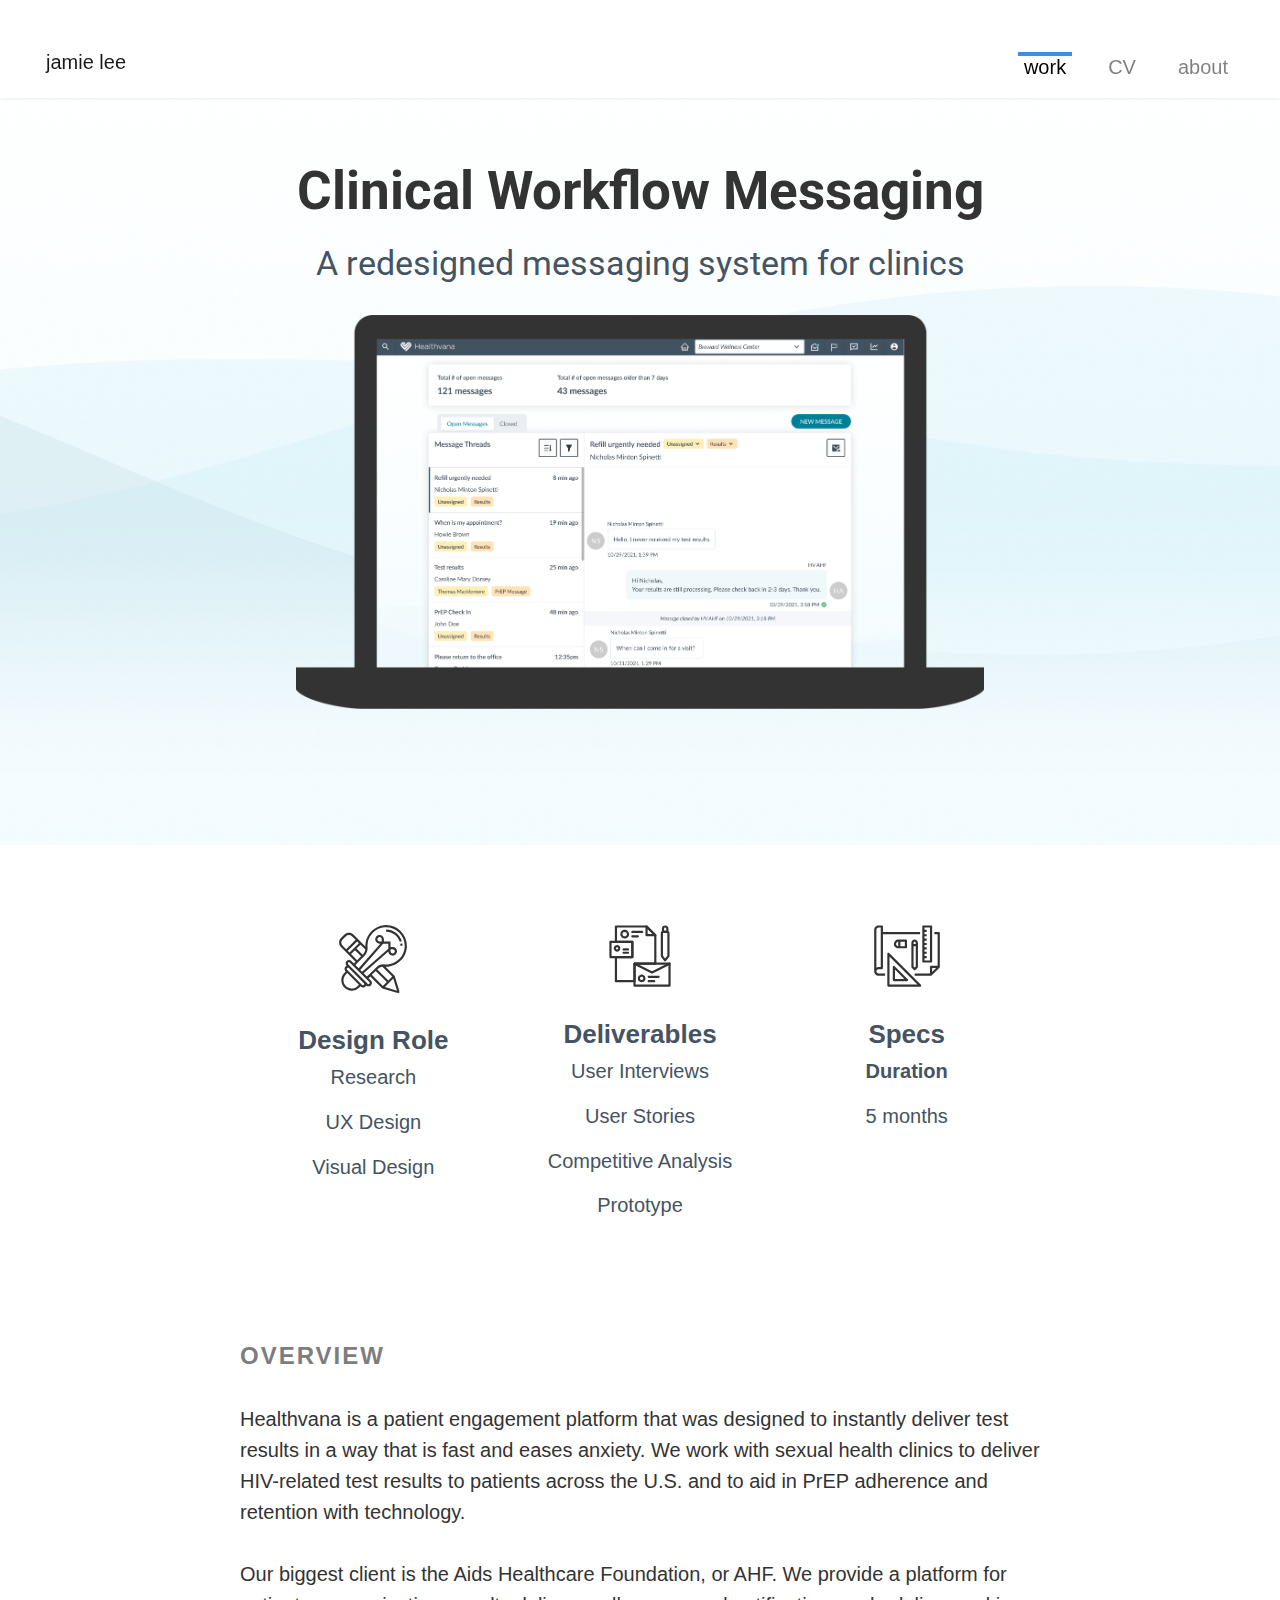
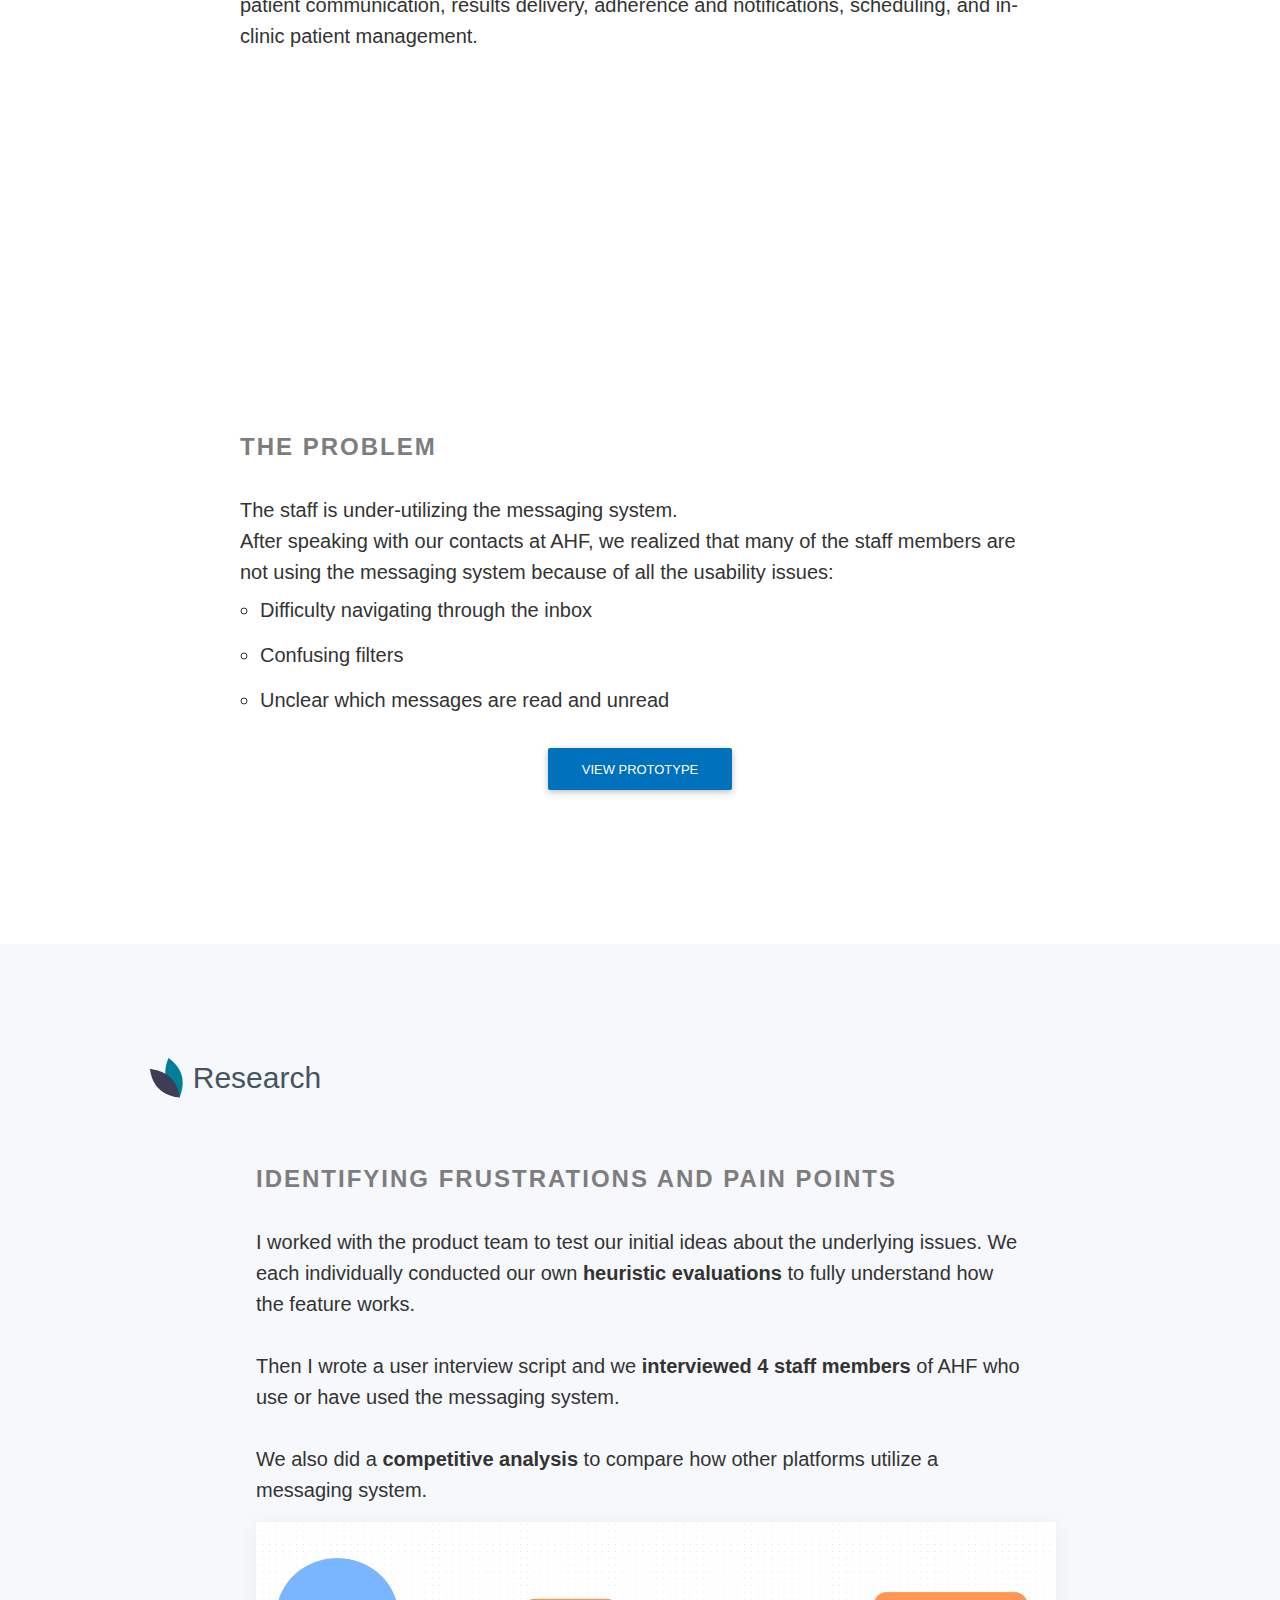
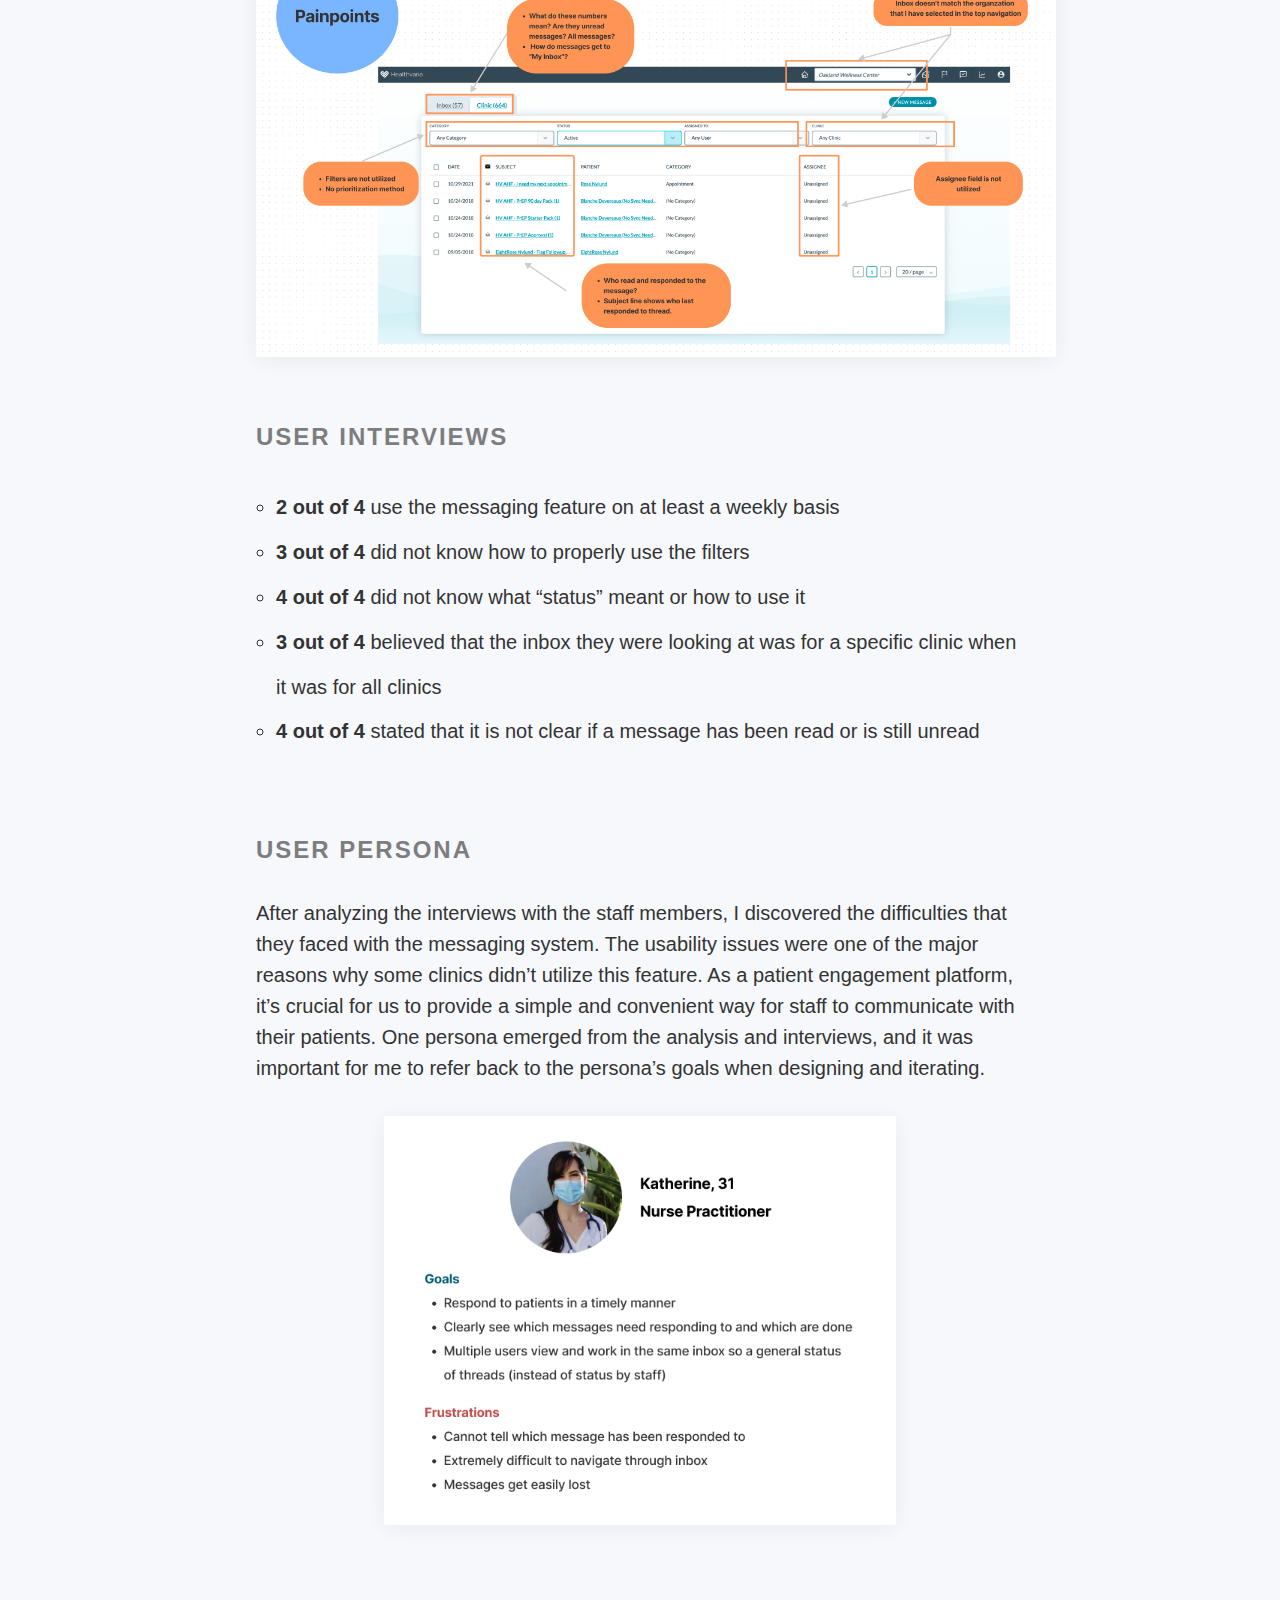
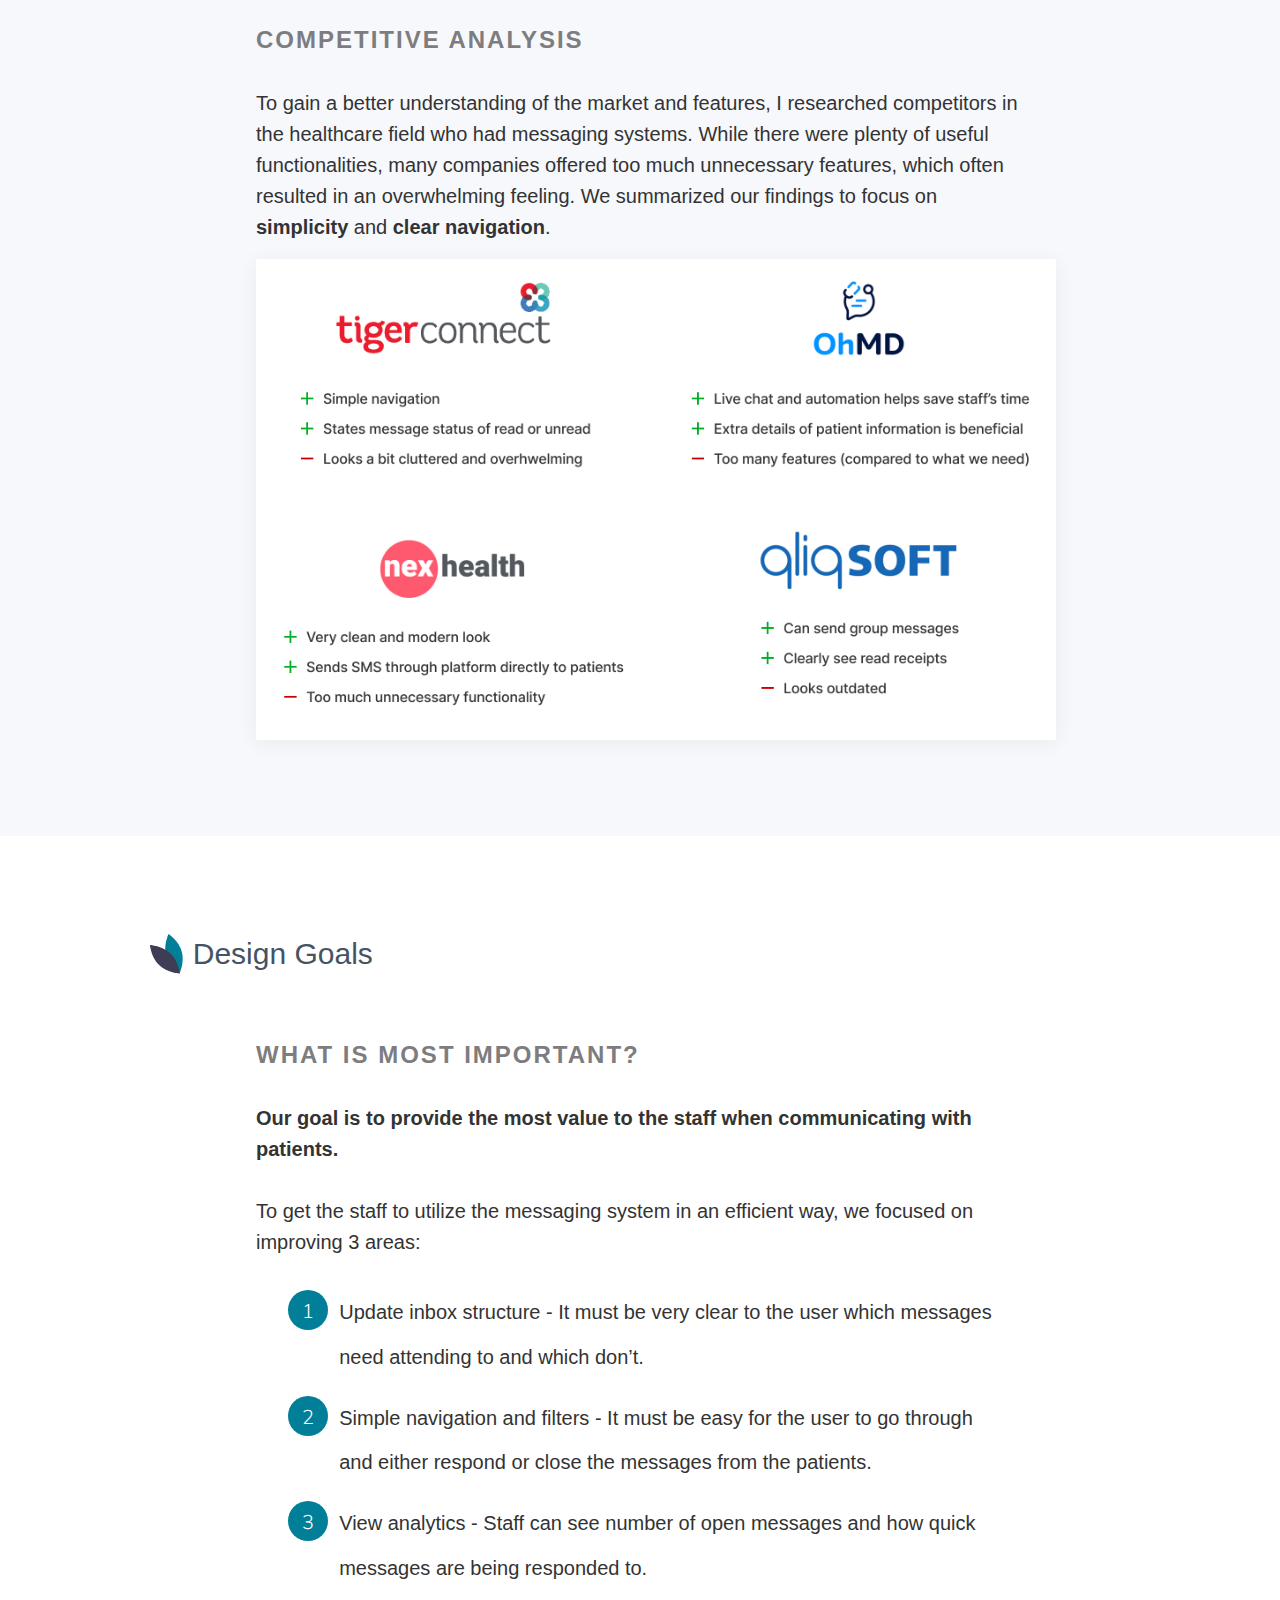
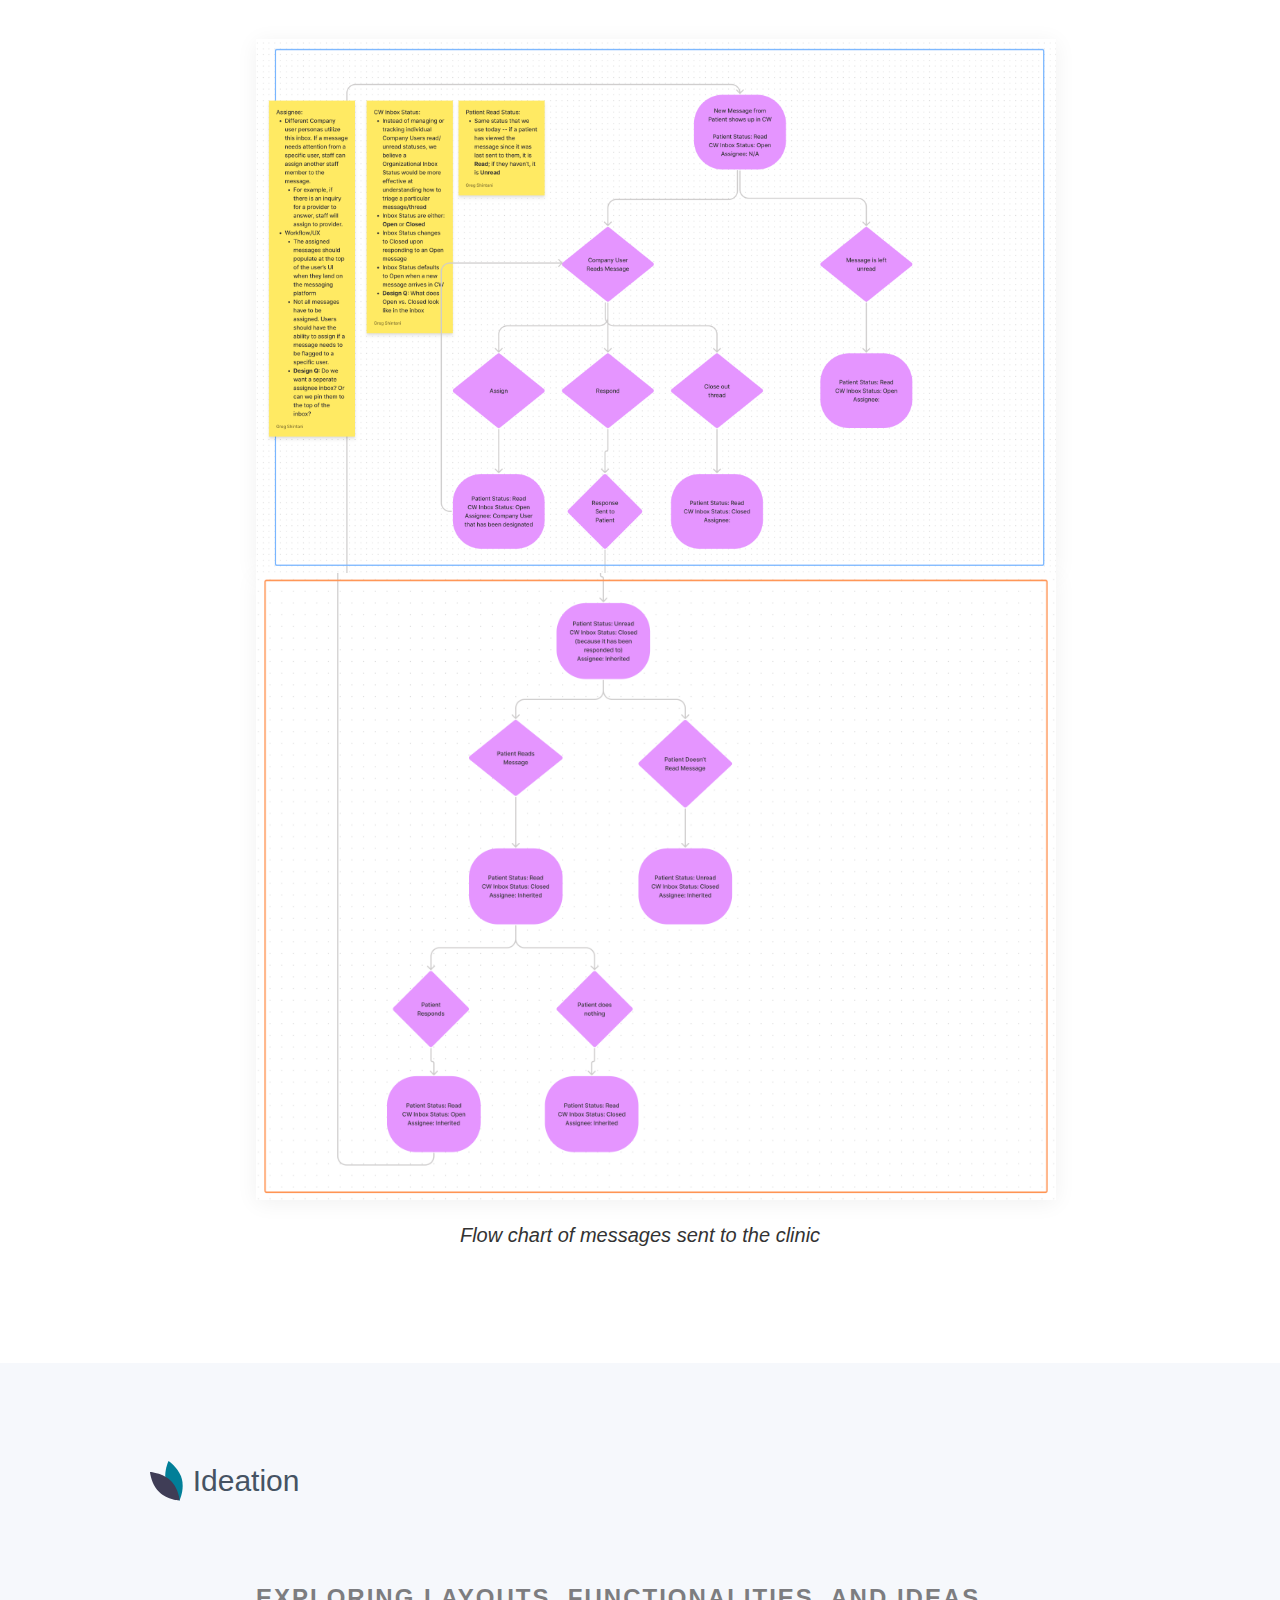
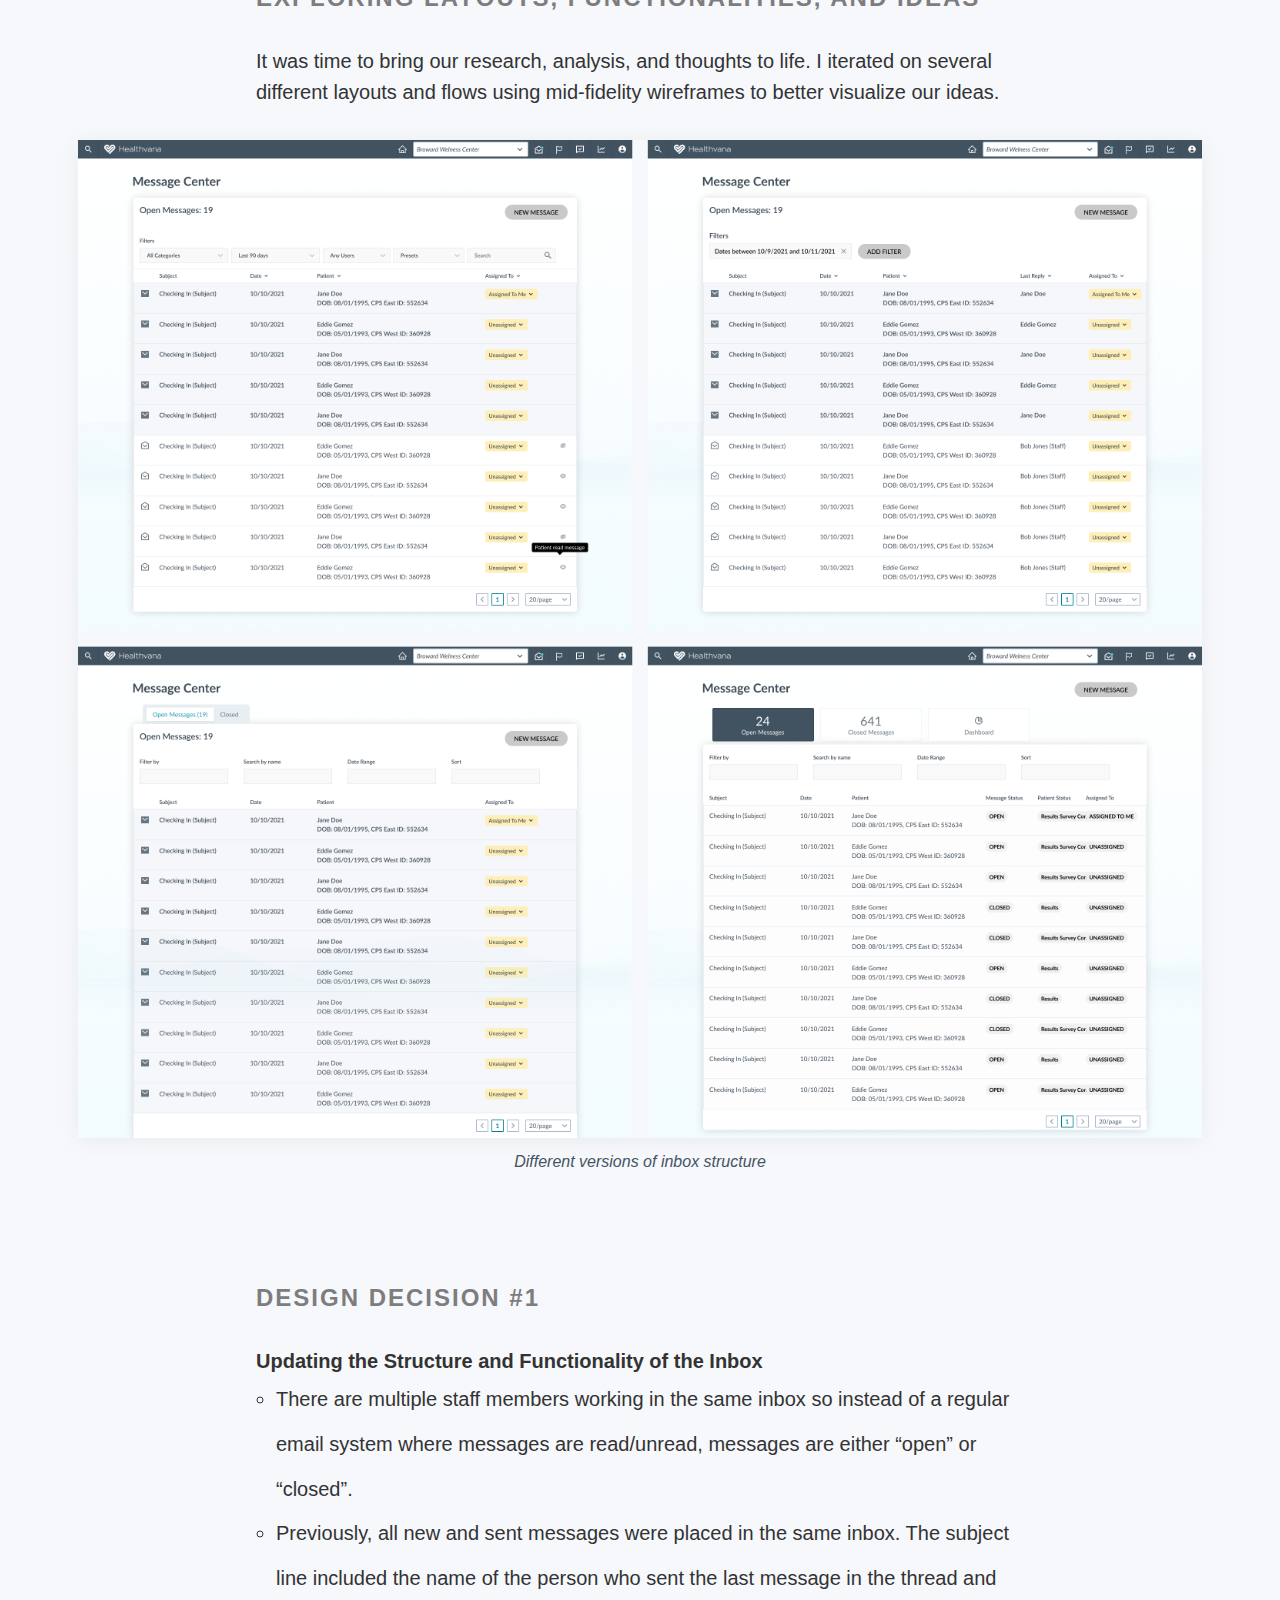
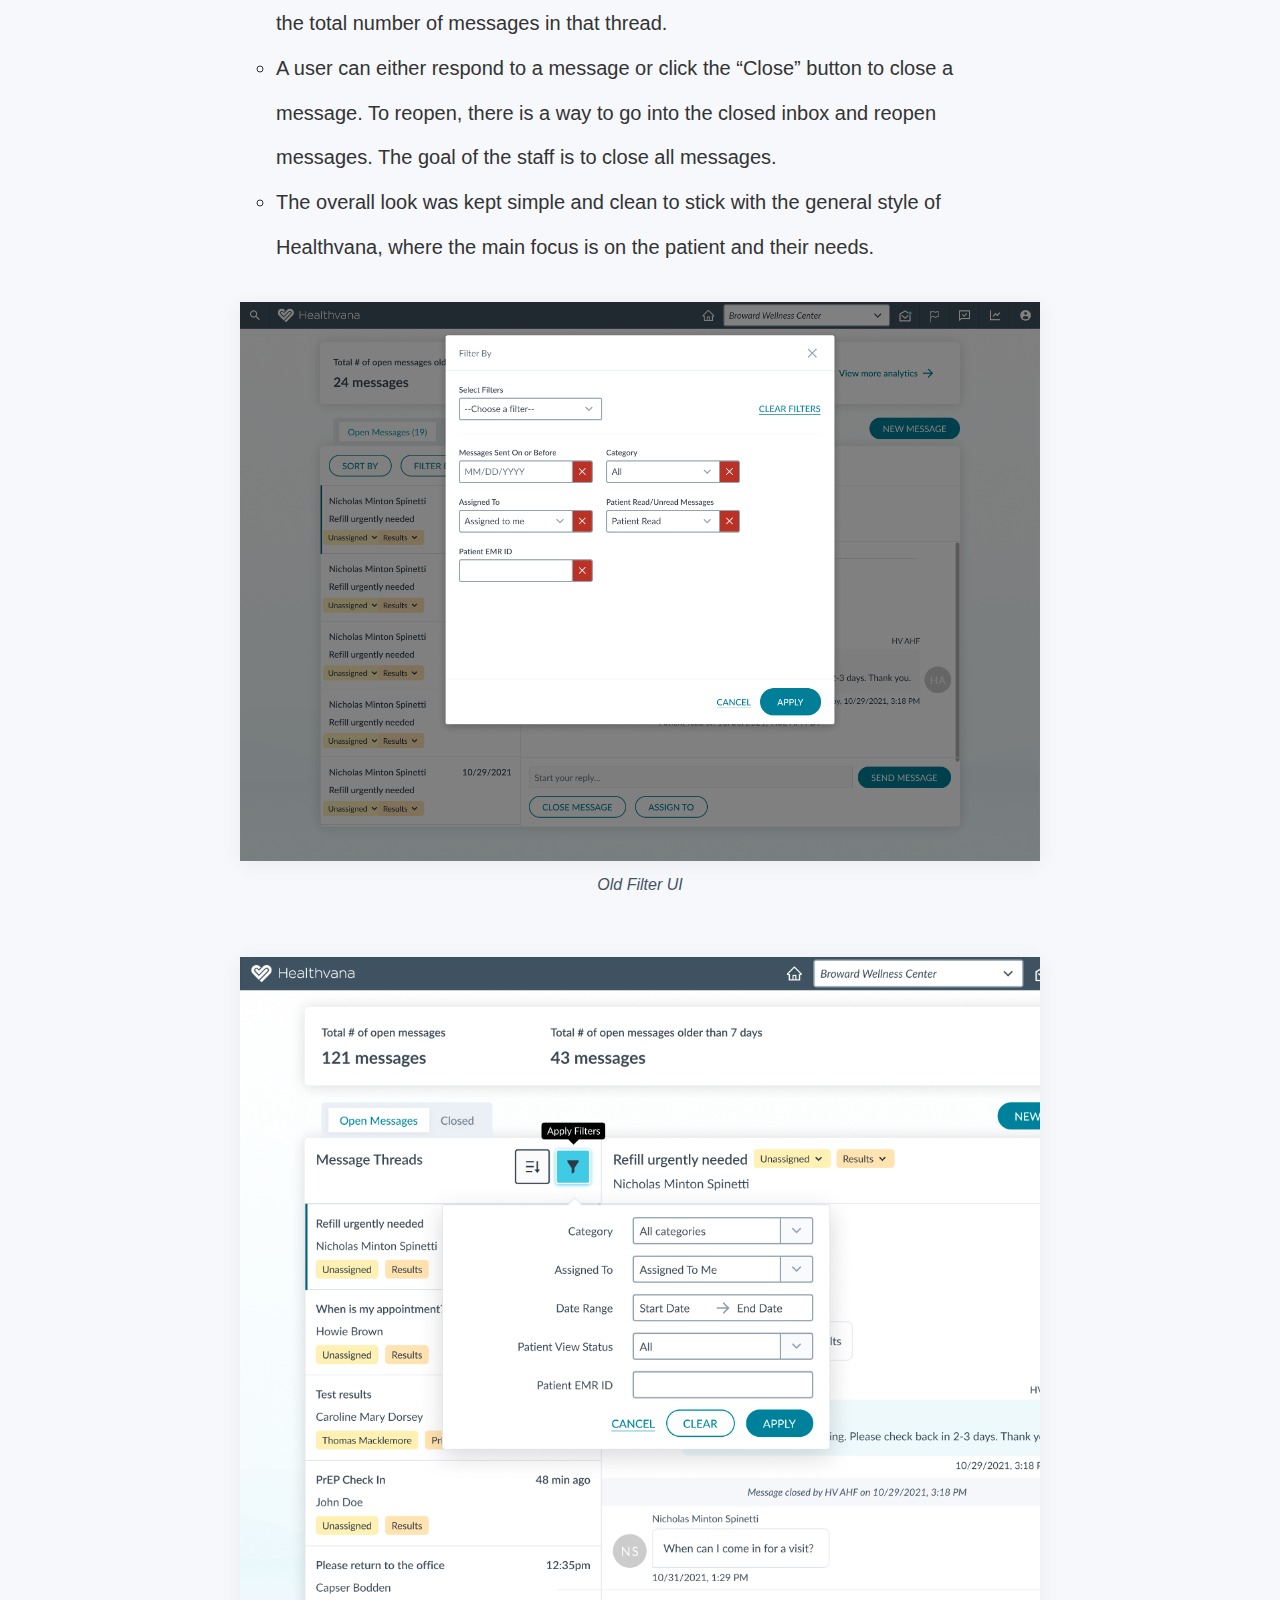
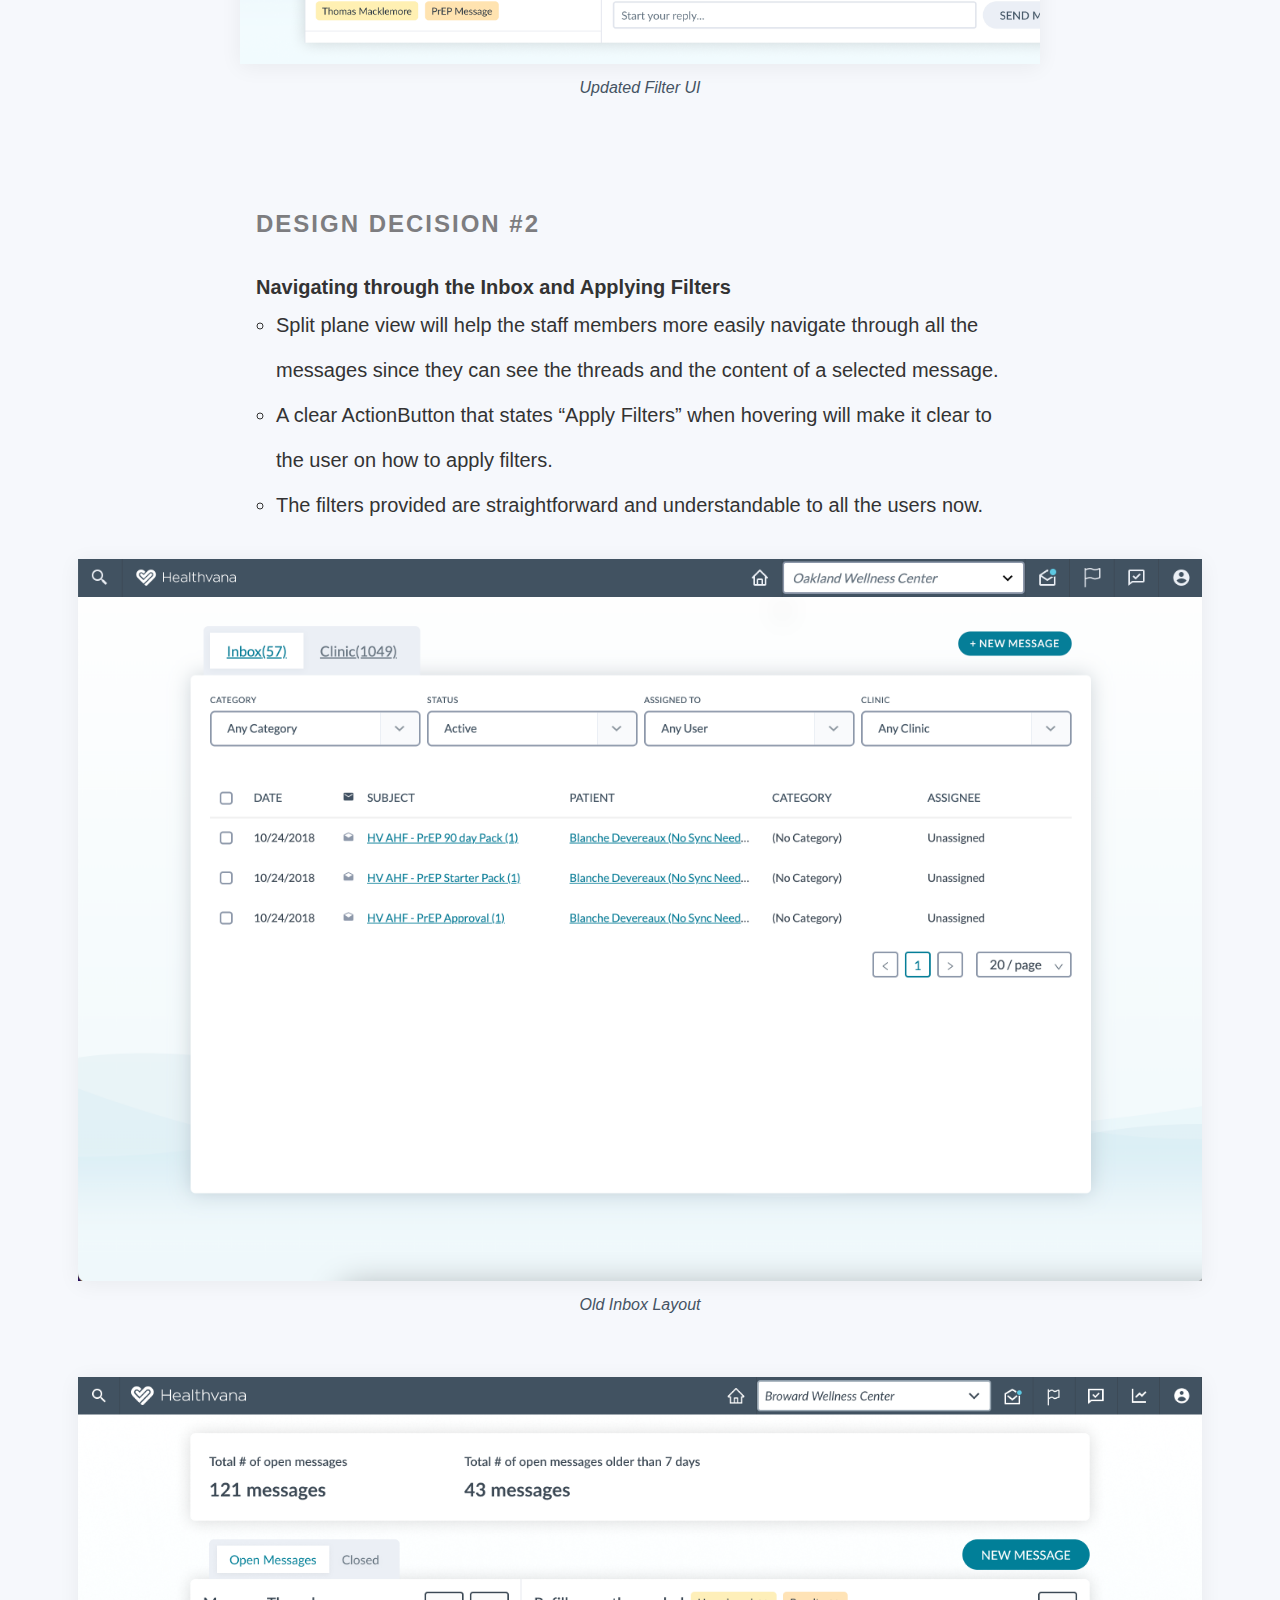
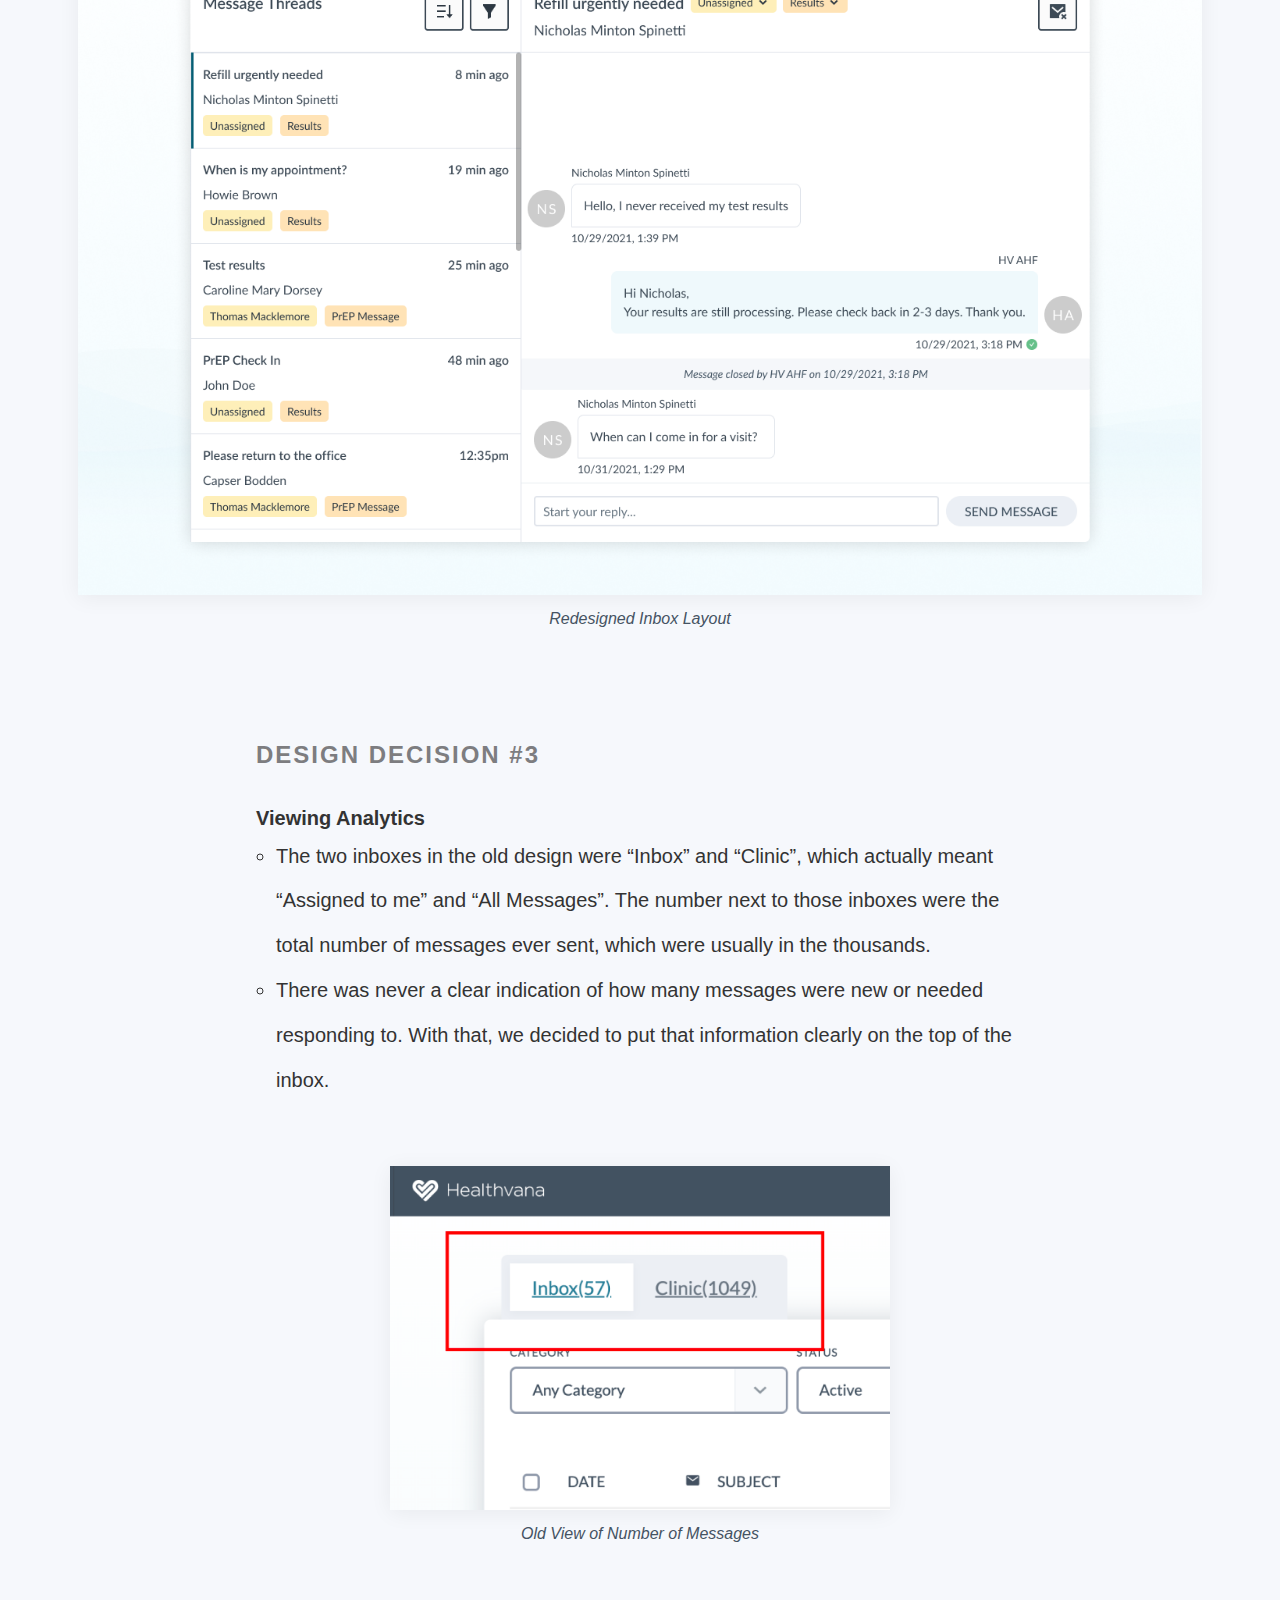
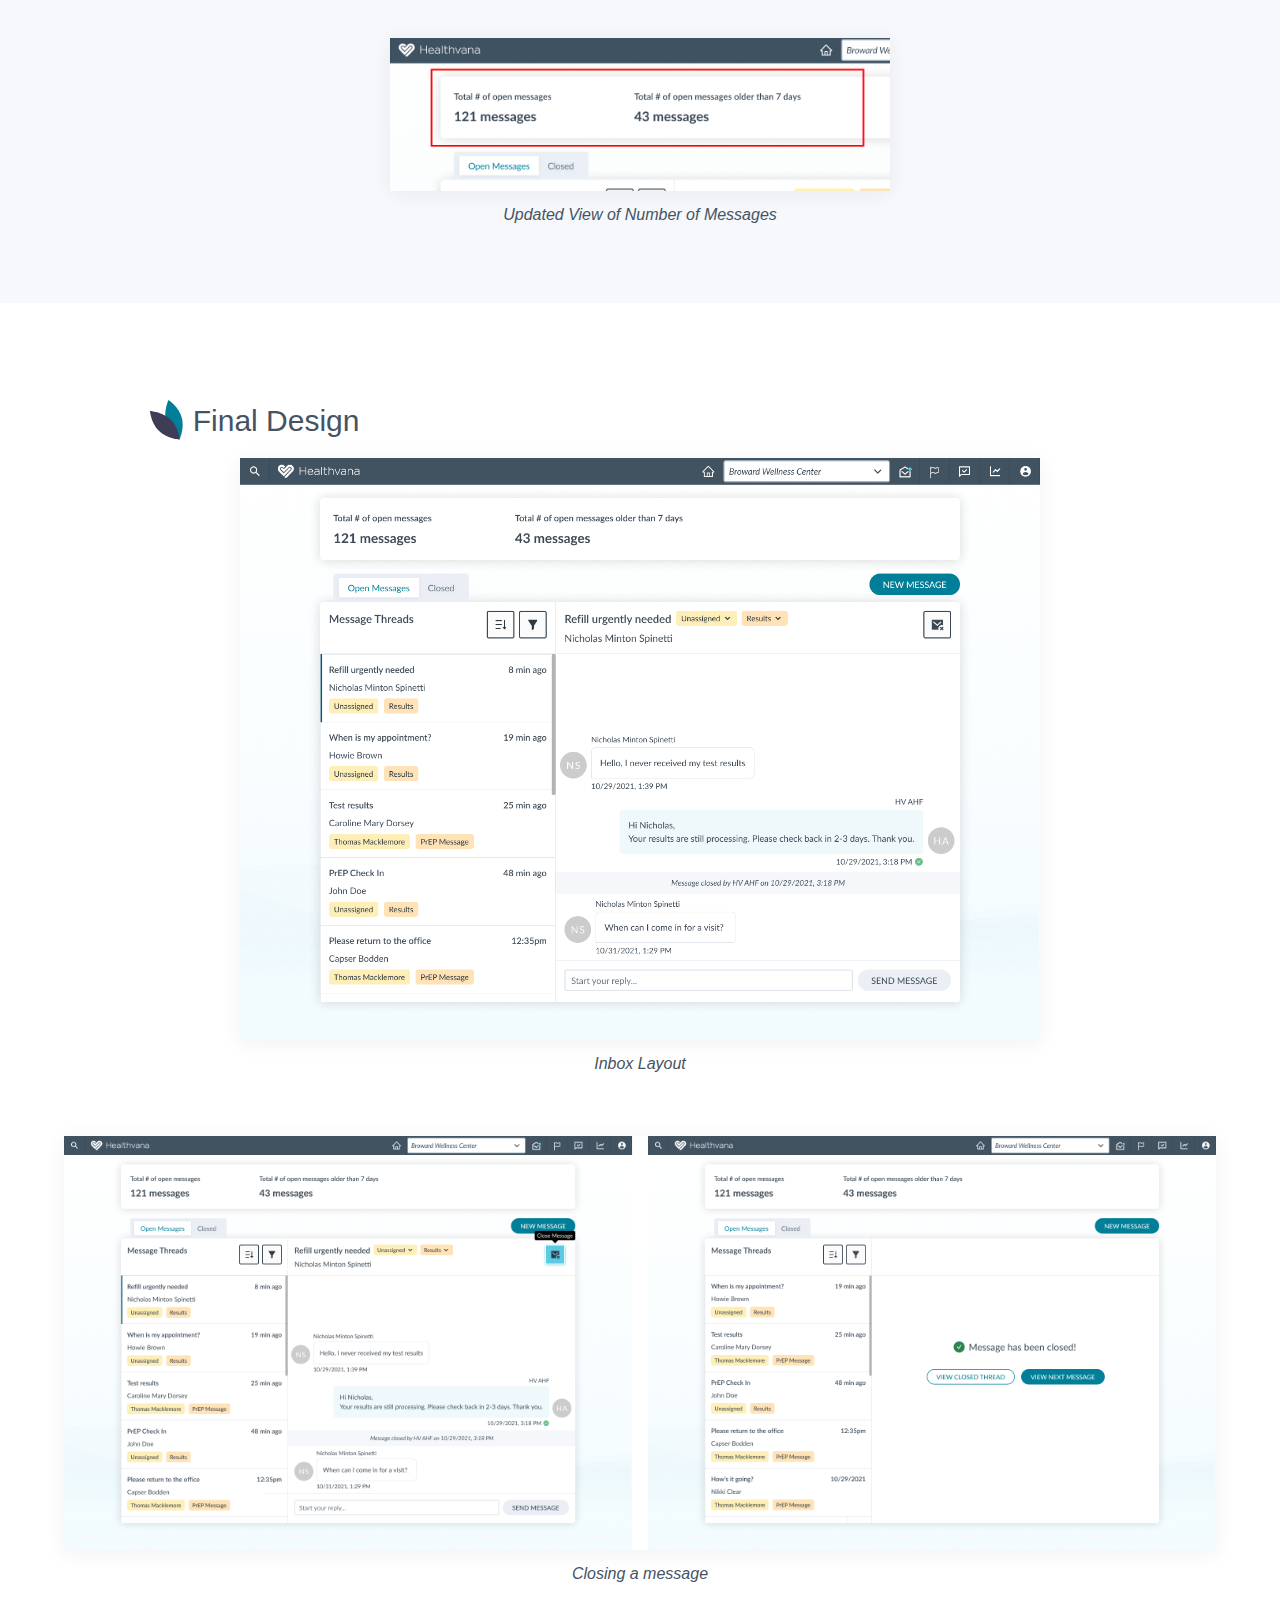
<file: healthvana.html>
<!DOCTYPE html>
<html>
<head>
  <title>Jamie Lee</title>
  <meta charset="UTF-8">
  <meta name="viewport" content="width=device-width, initial-scale=1, shrink-to-fit=no">
  <meta http-equiv="x-ua-compatible" content="ie=edge">
  <link rel="stylesheet" href="css/reset.css">
  <!-- MY ICON -->
  <link rel="icon" href="img/about/j2.png" type="image/x-icon">
  <!-- Font Awesome -->
  <link rel="stylesheet" href="https://use.fontawesome.com/releases/v5.11.2/css/all.css">


  <!-- Font Awesome -->
  <link href="https://maxcdn.bootstrapcdn.com/font-awesome/4.7.0/css/font-awesome.min.css" rel="stylesheet">

  <!-- Google Font  -->
  <link href="https://fonts.googleapis.com/css?family=IBM+Plex+Sans:300,400|Nunito+Sans&display=swap" rel="stylesheet">
  <link href="https://fonts.googleapis.com/css?family=Roboto&display=swap" rel="stylesheet">
  <!-- <link href="https://fonts.googleapis.com/css?family=DM Sans" rel="stylesheet"> -->


  <!-- Custom Styles -->
  <link rel="stylesheet" href="css/style.css">
  <link rel="stylesheet" href="css/hv.css">

  <script src="https://ajax.googleapis.com/ajax/libs/jquery/3.4.1/jquery.min.js"></script>

</head>


<body>

  <!--Navbar-->
  <div class="nav sticky">
    <nav class="navbar navbar-light">
      <div class="container">
        <a class="navbar-brand" href="index.html">
            jamie lee
        <div class="desktop container">

          <ul class="navbar-nav mr-auto">
            <li class="nav-item">
              <a class="nav-link current" href="index.html">work</a>
            </li>
            <li class="nav-item">
              <a class="nav-link" href="img/JamieLeeCVSep2024.pdf" target="_blank">CV</a>
            </li>
            <li class="nav-item">
              <a class="nav-link" href="about.html">about</a>
            </li>
          </ul>
        </div>

        <div class="mobile">
          <span style="font-size:30px;cursor:pointer" onclick="openNav()">&#9776; </span>
          <div id="myNav" class="overlay">
            <a href="javascript:void(0)" class="closebtn" onclick="closeNav()">&times;</a>
            <div class="overlay-content">
              <a class="nav-link" href="index.html">work</a>
              <a class="nav-link" href="img/JamieLeeCVSep2024.pdf" target="_blank">CV</a>
              <a class="nav-link" href="about.html">about</a>
            </div>
          </div>
        </div>

      </div>
    </nav>
  </div>


    <!-- <div class="hero" id="snd">
      <div class="text-center">
        <h2 class="title">Healthvana</h2>
      </div>

    </div> -->

    <div id="hv" class="view">

        <div class="mask-notely">
  
          <div class="container-fluid d-flex justify-content-center text-center">
  
            <div class="row d-flex justify-content-center text-center">
  
              <div class="col-md-10">
  
                <!-- Heading -->
                <h2 class="title" style="margin-top:5rem;">Clinical Workflow Messaging</h2>
                <h3>A redesigned messaging system for clinics</h3>
  
  
                <!-- Description -->
                <img src="img/healthvana/cw-laptop.png" class="finalsol img-responsive">
              </div>
            </div>
          </div>
  
        </div>
      </div>

    <section>
      <main>
        <div class="section">
          <div class="widgets">
            <div class="widget">
              <img src="img/icons/role.svg" class="icon widget-icon">
              <h5>Design Role</h5>
              <ul>
                <li>Research</li>
                <li>UX Design</li>
                <li>Visual Design</li>
              </ul>
            </div>
            <div class="widget">
              <img src="img/icons/deliverables.svg" class="icon widget-icon">
              <h5>Deliverables</h5>
              <ul>
                <li>User Interviews</li>
                <li>User Stories</li>
                <li>Competitive Analysis</li>
                <li>Prototype</li>
              </ul>
            </div>
            <div class="widget">
              <img src="img/icons/specs.svg" class="icon widget-icon">
              <h5>Specs</h5>
              <ul>
                <li><strong>Duration</strong></li>
                <li>5 months</li>
              </ul>
            </div>
          </div>
        </div>

        <!-- <a href="#snd"><button id="top" title="Go to top"><i class="fas fa-chevron-up"></i></button></a> -->

        <div class="intro">
          <article class="problem">
            <div class="problem-content-cw">
              <div class="project-title">Overview</div>
              <div class="project-text">
                Healthvana is a patient engagement platform that was designed to instantly deliver test results in a way that is fast and eases anxiety. We work with sexual health clinics to deliver HIV-related test results to patients across the U.S. and to aid in PrEP adherence and retention with technology.
                <br>
                <br>
                Our biggest client is the Aids Healthcare Foundation, or AHF. We provide a platform for patient communication, results delivery, adherence and notifications, scheduling, and in-clinic patient management. 
              </div>
              <iframe class="video" width="560" height="315" src="https://www.youtube.com/embed/hQbhurnrC20" title="YouTube video player" frameborder="0" allow="accelerometer; autoplay; clipboard-write; encrypted-media; gyroscope; picture-in-picture; web-share" allowfullscreen></iframe><br>
              <div class="project-title">The Problem</div>
              <div class="project-text">
                The staff is under-utilizing the messaging system. <br>
                After speaking with our contacts at AHF, we realized that many of the staff members are not using the messaging system because of all the usability issues:
                <ul>
                    <li>Difficulty navigating through the inbox</li>
                    <li>Confusing filters</li>
                    <li>Unclear which messages are read and unread</li>
                </ul>
              </div>
              <a href="https://www.figma.com/proto/RJuql9mDt67mNlG7nwyfWr/CW-Messaging-(Copy)?node-id=701%3A9997&scaling=min-zoom&page-id=701%3A9509&starting-point-node-id=701%3A9997
              " target="_blank"><button class="main-button btn btn-primary">View Prototype</button></a>
            </div>

          </article>
        </div>

        <!-- Discovery -->
        <div class="section discovery">

          <div class="chapter">
            <img src="img/icons/leaf-cw.svg" class="leaf">
            <div class="chapter-title">Research</div>
          </div>

          <div class="text-container">
            <div class="project-title">Identifying frustrations and pain points</div>
            <div class="project-text">I worked with the product team to test our initial ideas about the underlying issues. We each individually conducted our own <strong>heuristic evaluations</strong> to fully understand how the feature works. <br><br>Then I wrote a user interview script and we <strong>interviewed 4 staff members</strong> of AHF who use or have used the messaging system. <br><br>We also did a <strong>competitive analysis</strong> to compare how other platforms utilize a messaging system.
            </div>
            <img src="img/healthvana/cwpainpoints.png" class="img">
          </div>
          <div class="userpersona">
            <div class="text-container">
              <div class="project-title">User Interviews</div>
              <div class="project-text">
                <ul>
                    <li><strong>2 out of 4</strong> use the messaging feature on at least a weekly basis</li>
                    <li><strong>3 out of 4</strong> did not know how to properly use the filters</li>
                    <li><strong>4 out of 4</strong> did not know what “status” meant or how to use it
                    </li>
                    <li><strong>3 out of 4</strong> believed that the inbox they were looking at was for a specific clinic when it was for all clinics</li>
                    <li><strong>4 out of 4</strong> stated that it is not clear if a message has been read or is still unread</li>
                </ul>
              </div>
            </div>
            <div class="text-container">
                <div class="project-title">User Persona</div>
                <div class="project-text">
                    After analyzing the interviews with the staff members, I discovered the difficulties that they faced with the messaging system. The usability issues were one of the major reasons why some clinics didn’t utilize this feature. As a patient engagement platform, it’s crucial for us to provide a simple and convenient way for staff to communicate with their patients. One persona emerged from the analysis and interviews, and it was important for me to refer back to the persona’s goals when designing and iterating. 
                </div>
              </div>
            <div class="img-container">
              <img src="img/healthvana/cwpersona.png" class="img-persona">
            </div>
          </div>
          <div class="text-container">
            <div class="project-title">Competitive Analysis</div>
            <div class="project-text">
                To gain a better understanding of the market and features, I researched competitors in the healthcare field who had messaging systems. While there were plenty of useful functionalities, many companies offered too much unnecessary features, which often resulted in an overwhelming feeling. We summarized our findings to focus on <strong>simplicity</strong> and <strong>clear navigation</strong>.
            </div>
            <img src="img/healthvana/cwcompanalysis.png" class="img">
          </div>
        </div>

        <div class="section info-arch">
          <div class="chapter">
            <img src="img/icons/leaf-cw.svg" class="leaf">
            <div class="chapter-title">Design Goals</div>
          </div>

          <!-- User Stories and User Flows -->
          <div class="userscenario">
            <div class="text-container">
              <div class="project-title">What is most important?</div>
              <div class="project-text">
                <strong>Our goal is to provide the most value to the staff when communicating with patients.</strong><br><br>
                To get the staff to utilize the messaging system in an efficient way, we focused on improving 3 areas:
                <ol>
                    <li>Update inbox structure - It must be very clear to the user which messages need attending to and which don’t.</li>
                    <li>Simple navigation and filters - It must be easy for the user to go through and either respond or close the messages from the patients.
                    </li>
                    <li>View analytics - Staff can see number of open messages and how quick messages are being responded to.
                    </li>
                </ol>
                <img src="img/healthvana/cwuserflow1.png" class="img">
                <img src="img/healthvana/cwuserflow2.png" class="img">
                <div class="img-txt">Flow chart of messages sent to the clinic</div>
            </div>
            </div>
          </div>
        </div>


        <div class="section visual">
          <div class="chapter">
            <img src="img/icons/leaf-cw.svg" class="leaf">
            <div class="chapter-title">Ideation</div>
          </div>

          <div class="hifi">
            <div class="text-container">
              <div class="project-title">Exploring layouts, functionalities, and ideas</div>
              <div class="project-text">It was time to bring our research, analysis, and thoughts to life. I iterated on several different layouts and flows using mid-fidelity wireframes to better visualize our ideas. </div>
            </div>
            <img src="img/healthvana/cwwf.png" class="img-wf">
            <div class="img-txt">Different versions of inbox structure</div>

            <div class="text-container">
              <div class="project-title">Design Decision #1</div>
              <div class="project-text">
                <strong>Updating the Structure and Functionality of the Inbox</strong><br>
                <ul>
                    <li>There are multiple staff members working in the same inbox so instead of a regular email system where messages are read/unread, messages are either “open” or “closed”.</li>
                    <li>Previously, all new and sent messages were placed in the same inbox. The subject line included the name of the person who sent the last message in the thread and the total number of messages in that thread.</li>
                    <li>A user can either respond to a message or click the “Close” button to close a message. To reopen, there is a way to go into the closed inbox and reopen messages. The goal of the staff is to close all messages.</li>
                    <li>The overall look was kept simple and clean to stick with the general style of Healthvana, where the main focus is on the patient and their needs.</li>
                </ul>
                </div>
            </div>
            <img src="img/healthvana/cwfilterold.png" class="img">
            <div class="img-txt">Old Filter UI</div>
            <img src="img/healthvana/cwfilternew.png" class="img">
            <div class="img-txt">Updated Filter UI</div>

            <div class="text-container">
                <div class="project-title">Design Decision #2</div>
                <div class="project-text">
                  <strong>Navigating through the Inbox and Applying Filters</strong><br>
                  <ul>
                      <li>Split plane view will help the staff members more easily navigate through all the messages since they can see the threads and the content of a selected message.</li>
                      <li>A clear ActionButton that states “Apply Filters” when hovering will make it clear to the user on how to apply filters.</li>
                      <li>The filters provided are straightforward and understandable to all the users now.</li>
                  </ul>
                  </div>
              </div>
              <img src="img/healthvana/cwold.png" class="img-wf">
              <div class="img-txt">Old Inbox Layout</div>
              <img src="img/healthvana/cwinbox.png" class="img-wf">
              <div class="img-txt">Redesigned Inbox Layout</div>

              <div class="text-container">
                <div class="project-title">Design Decision #3</div>
                <div class="project-text">
                  <strong>Viewing Analytics</strong><br>
                  <ul>
                      <li>The two inboxes in the old design were “Inbox” and “Clinic”, which actually meant “Assigned to me” and “All Messages”. The number next to those inboxes were the total number of messages ever sent, which were usually in the thousands. </li>
                      <li>There was never a clear indication of how many messages were new or needed responding to. With that, we decided to put that information clearly on the top of the inbox.</li>
                  </ul>
                  </div>
              </div>
              <img src="img/healthvana/cwoldtabs.png" class="img-sm">
              <div class="img-txt">Old View of Number of Messages</div>
              <img src="img/healthvana/cwnewanalytics.png" class="img-sm">
              <div class="img-txt">Updated View of Number of Messages</div>

          </div>

        </div>

        <div class="section final">
            <div class="chapter">
                <img src="img/icons/leaf-cw.svg" class="leaf">
                <div class="chapter-title">Final Design</div>
            </div>
            <div class="img-final">
                <img src="img/healthvana/cwinbox.png" class="img">
                <div class="img-txt">Inbox Layout</div>
                <img src="img/healthvana/cwclose.png" class="img-wf">
                <div class="img-txt">Closing a message</div>
                <img src="img/healthvana/cwfilter.png" class="img-wf">
                <div class="img-txt">Sorting and Filtering</div>
                <img src="img/healthvana/cwassign.png" class="img-wf">
                <div class="img-txt">Assign and Update Category</div>
                <img src="img/healthvana/cwclosereopen.png" class="img-wf">
                <div class="img-txt">Closed Inbox and Reopen Thread</div>
            </div>
            <a href="https://www.figma.com/proto/RJuql9mDt67mNlG7nwyfWr/CW-Messaging-(Copy)?node-id=701%3A9997&scaling=min-zoom&page-id=701%3A9509&starting-point-node-id=701%3A9997
            " target="_blank"><button class="main-button btn btn-primary">View Prototype</button></a>

            <div class="text-container">
                <div class="project-title">Conclusion</div>
                <div class="project-text">By <strong>updating the inbox structure</strong>, <strong>simplifying the navigation and filters</strong>, and <strong>adding analytics to the messaging feature</strong>, we believe there will be an immense increase in usage.
                  <br>
                  <br>
                  The designs have been approved and will be implemented in November 2022. After this first round of updates are released, we will reach out to additional users for feedback.
                </div>
              </div>

        </div>

        <div class="other-projects">
          <h4>Check out my other projects!</h4>
          <div class="project-links">
            <a href="whovaproject.html"><img src="img/icons/whova-logo.png" class="other-projects-img">Artifact Center <img src="img/icons/whitearrow.png" class="arrow"></a>
          </div>

        </div>


      </main>


    </section>



    <footer class="footer">
      <div class="container">
        <div class="row">
          <div class="col-md-12">
            <div class="mb-5 flex-center">
              <div class="footer-title">
                <div class="footer1">Thanks for stopping by!</div>
                <div class="footer2">Let's connect.</div>
              </div>
              <ul class="footer-ul">
                <li class="footer-li">
                  <a class="social" href="mailto:jamielee3136@gmail.com">
                    <i class="far fa-envelope"></i>
                  </a>
                </li>
                <li class="footer-li">
                  <a class="social" href="https://www.linkedin.com/in/jamielee3136/" target="_blank">
                    <i class="fab fa-linkedin-in"> </i>
                  </a>
                </li>
                <li class="footer-li">
                  <a class="social" href="https://dribbble.com/jama_lee" target="_blank">
                    <i class="fab fa-dribbble"> </i>
                  </a>
                </li>
              </ul>
              <div class="cc">©2022 | Designed & Developed by Jamie Lee </div>
            </div>
          </div>
        </div>
      </div>
    </footer>


    <script type="text/javascript" src="main.js"></script>

    <!-- Global site tag (gtag.js) - Google Analytics -->
    <script async src="https://www.googletagmanager.com/gtag/js?id=UA-74530942-2"></script>
    <script>
    window.dataLayer = window.dataLayer || [];
    function gtag(){dataLayer.push(arguments);}
    gtag('js', new Date());

    gtag('config', 'UA-74530942-2');
  </script>
</body>
</html>
</file>
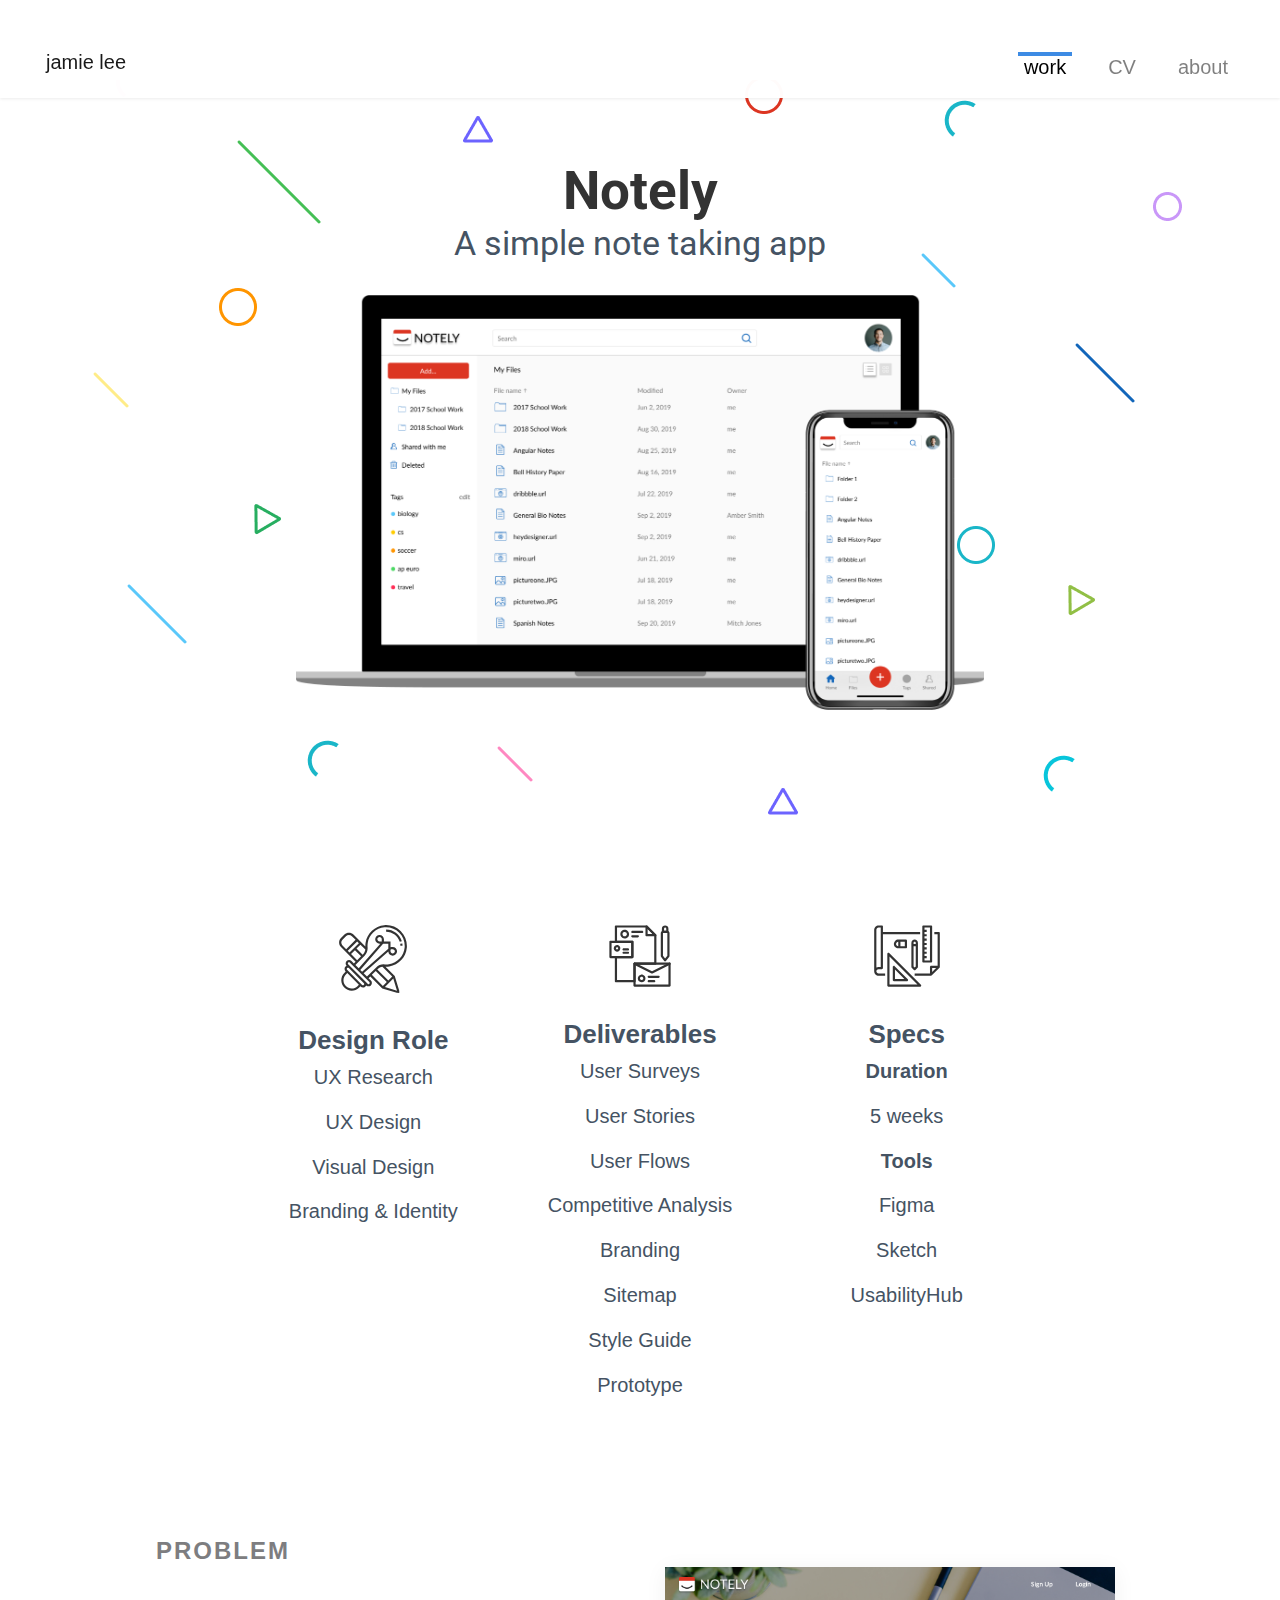
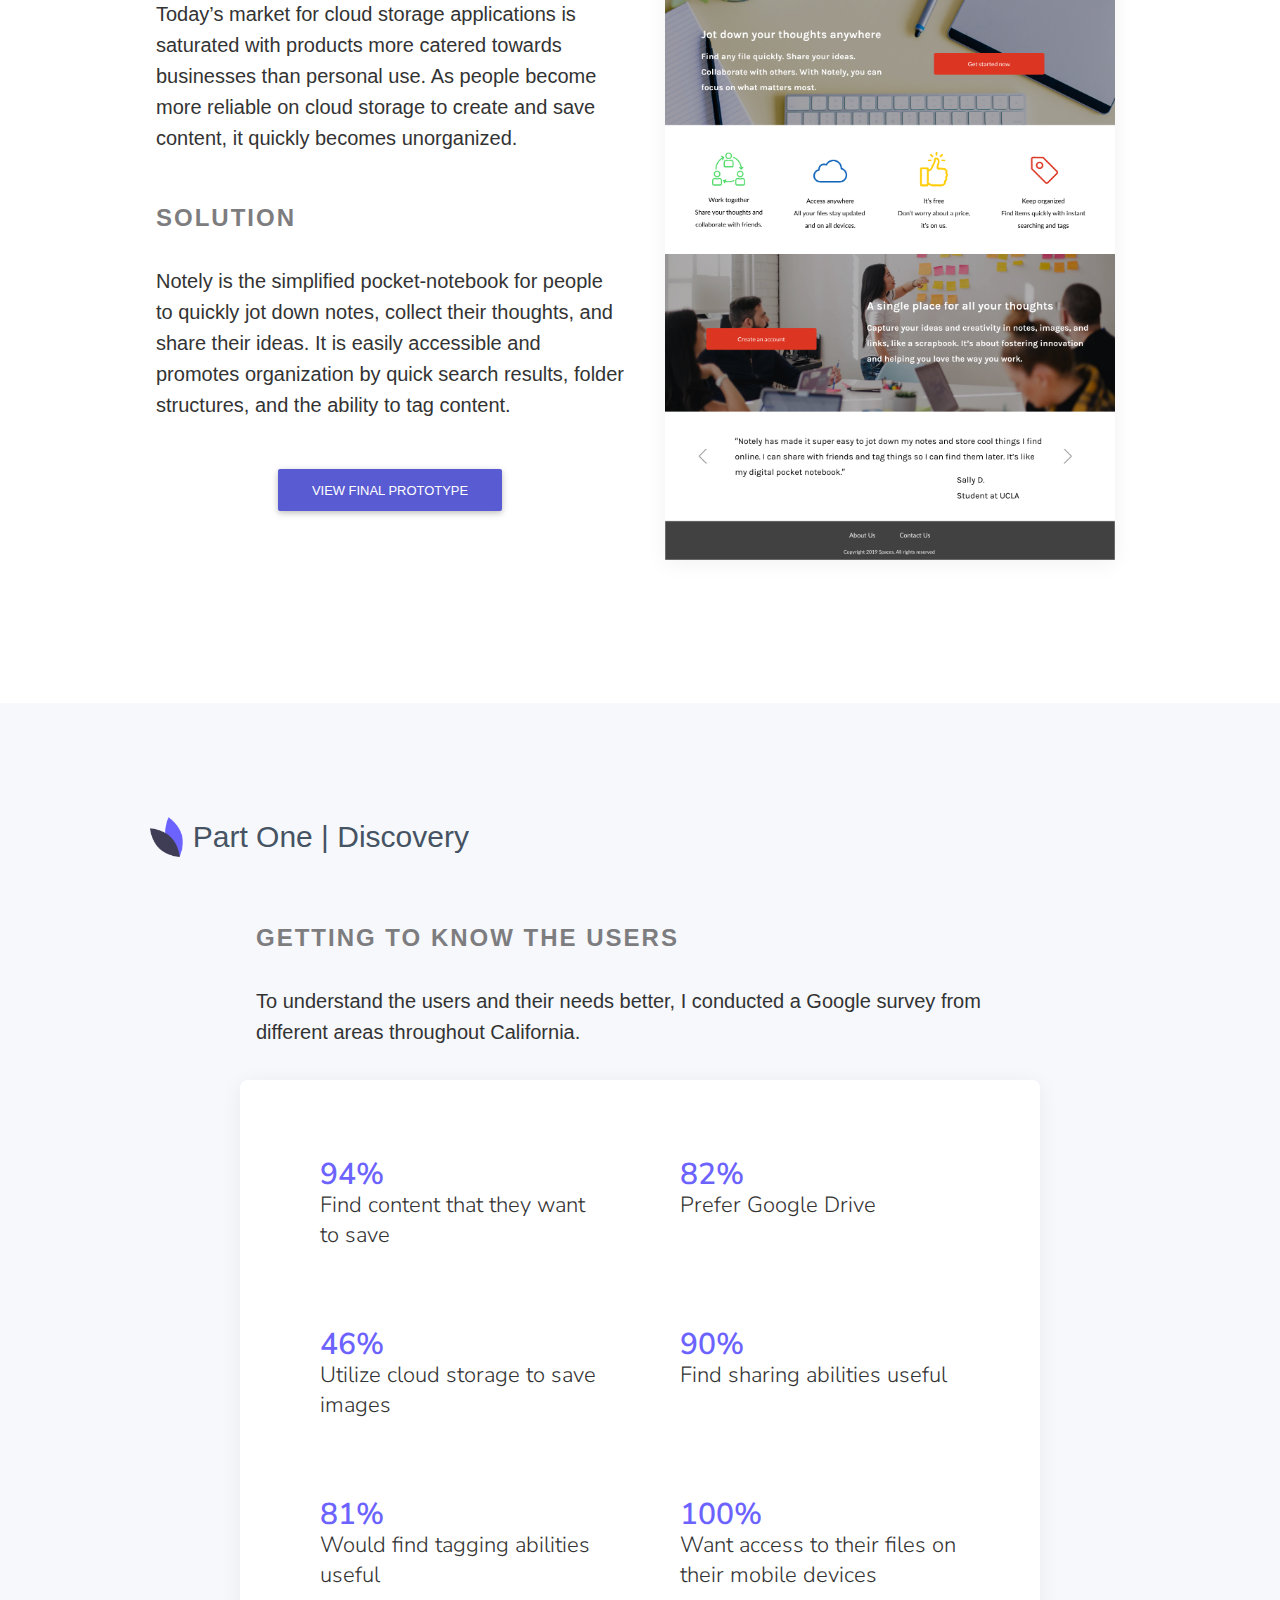
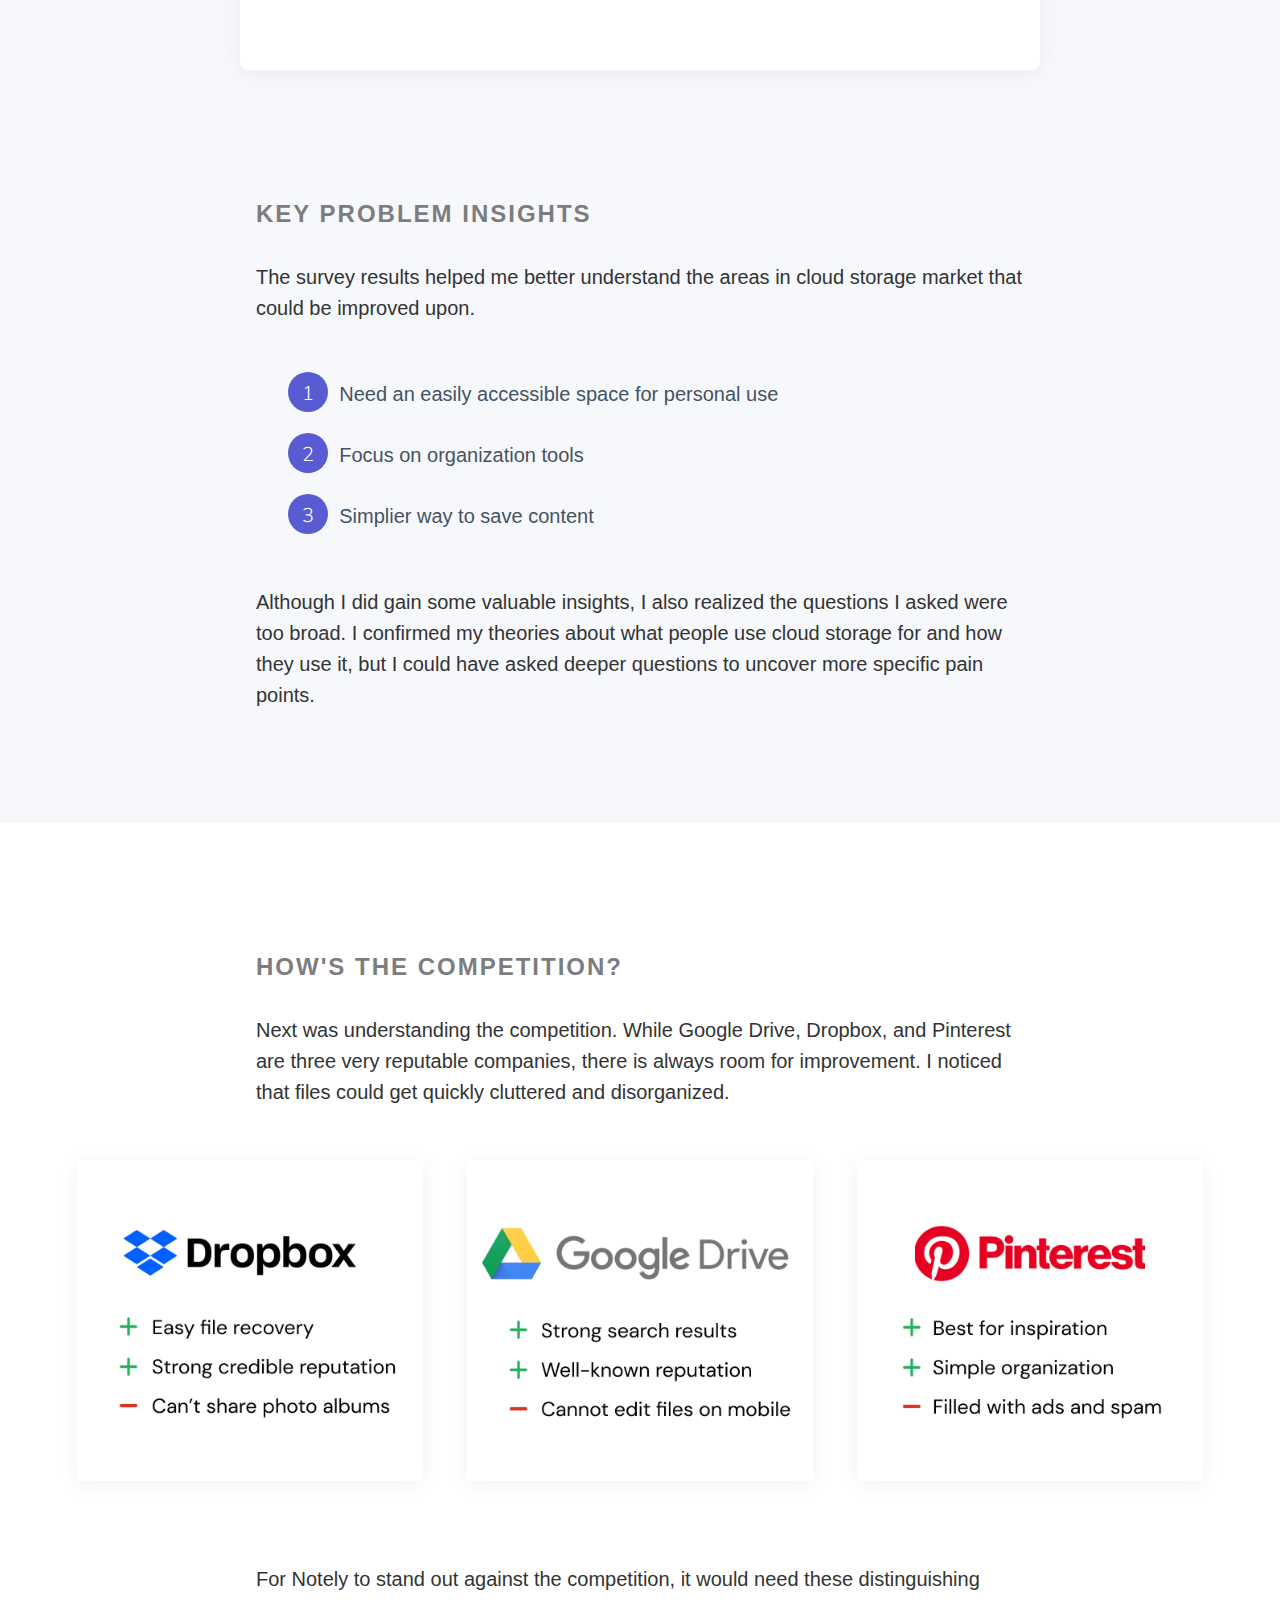
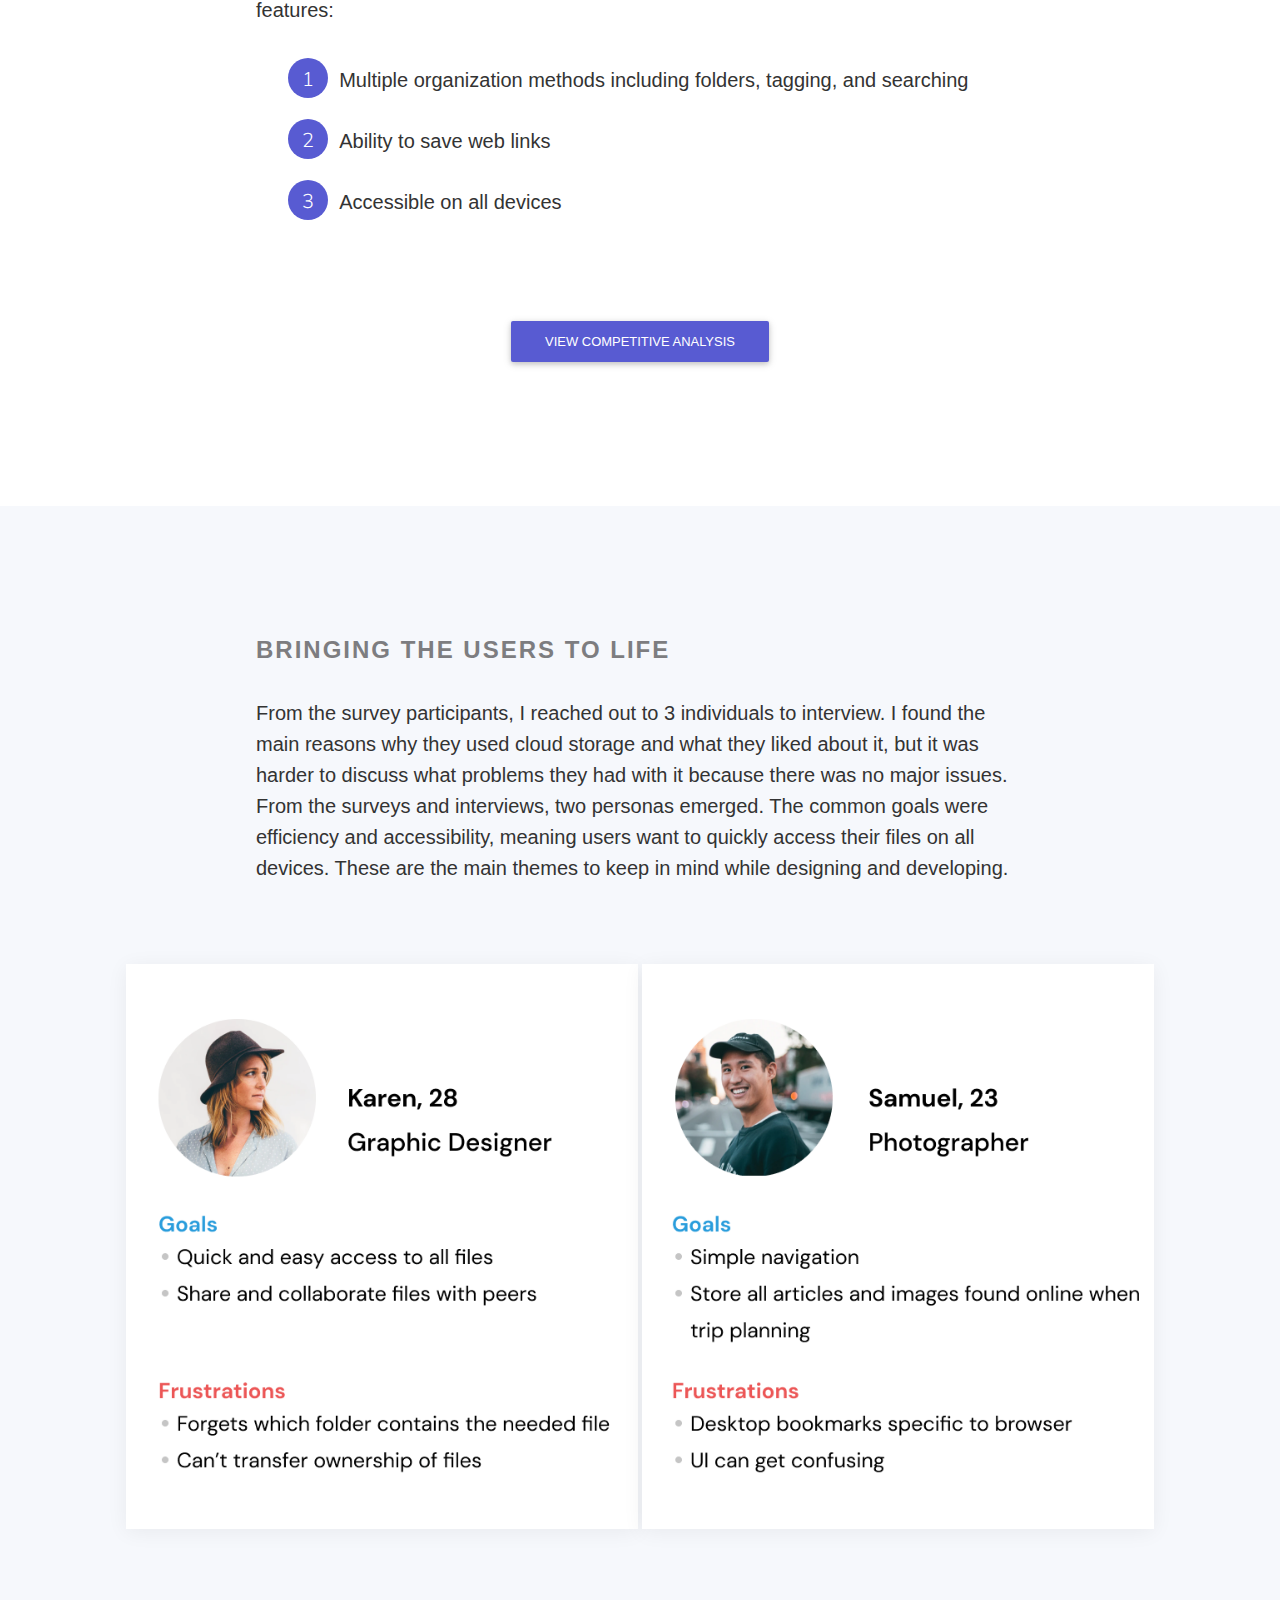
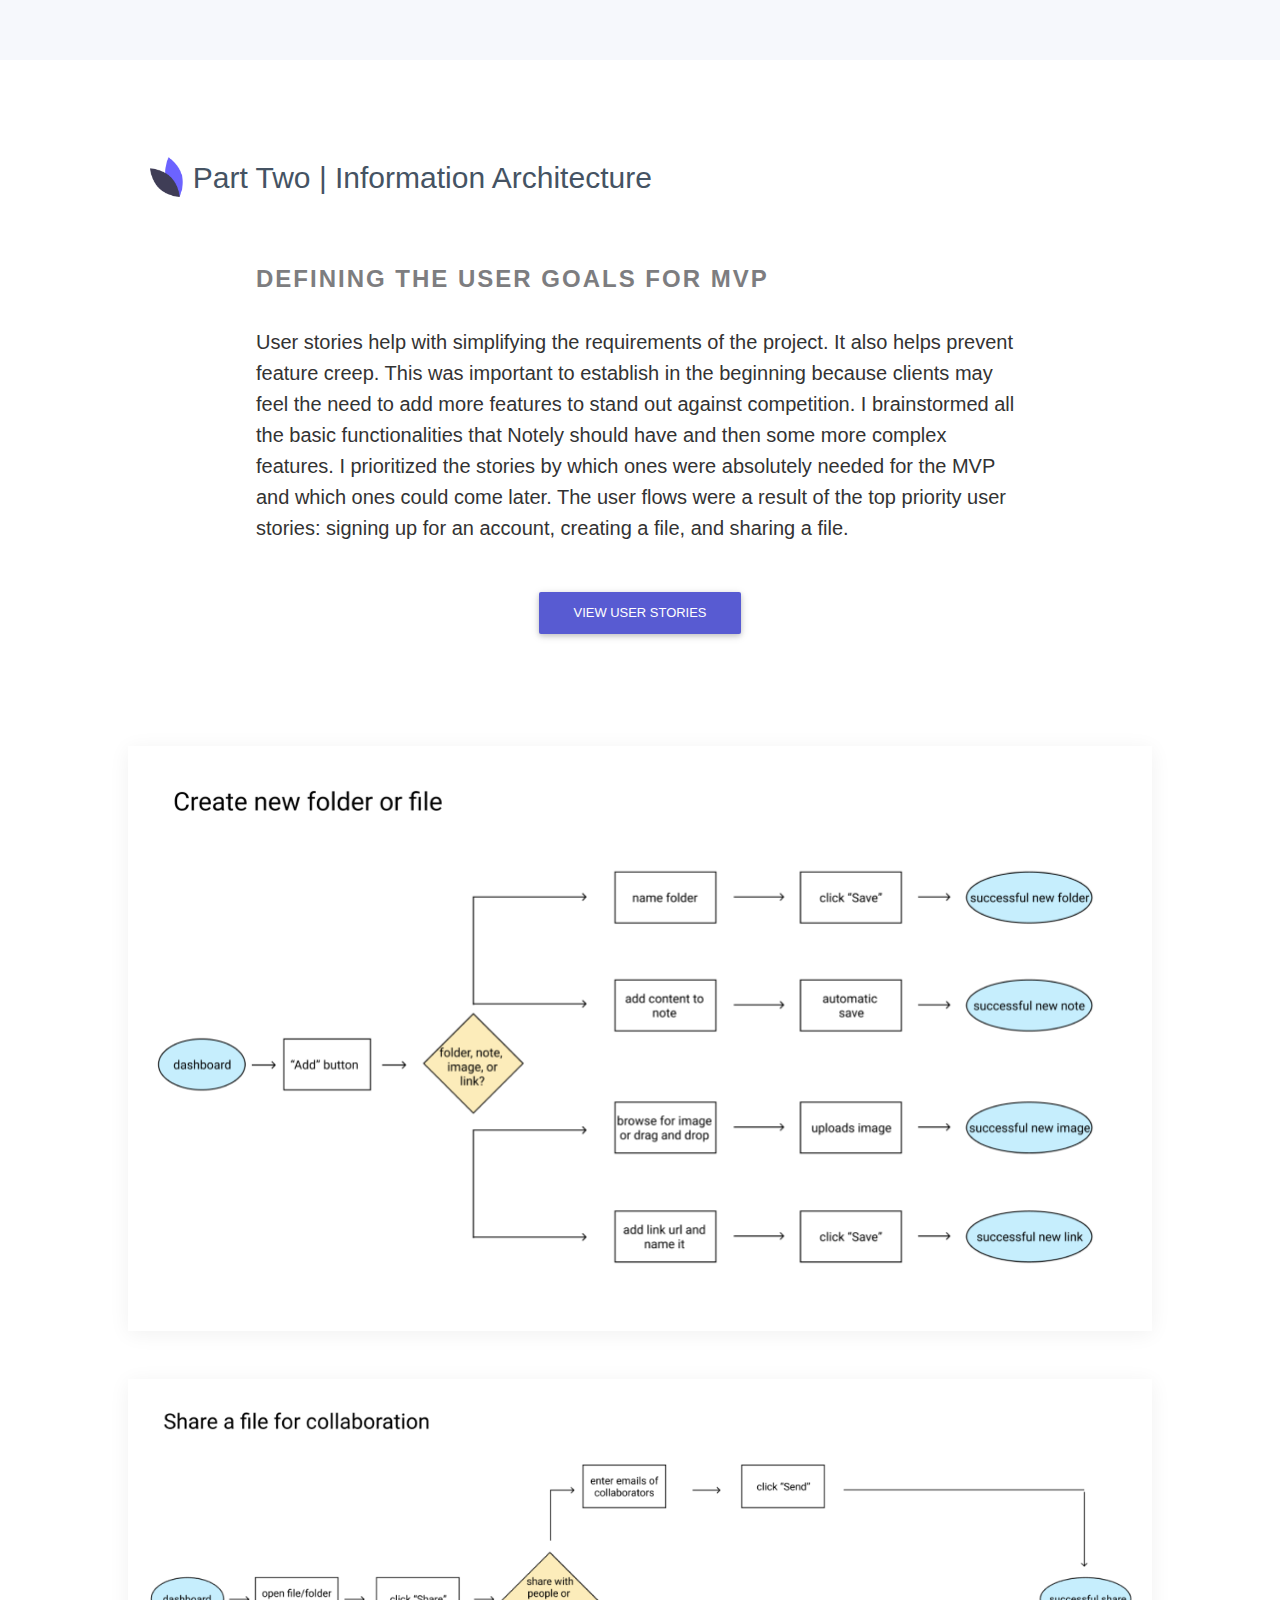
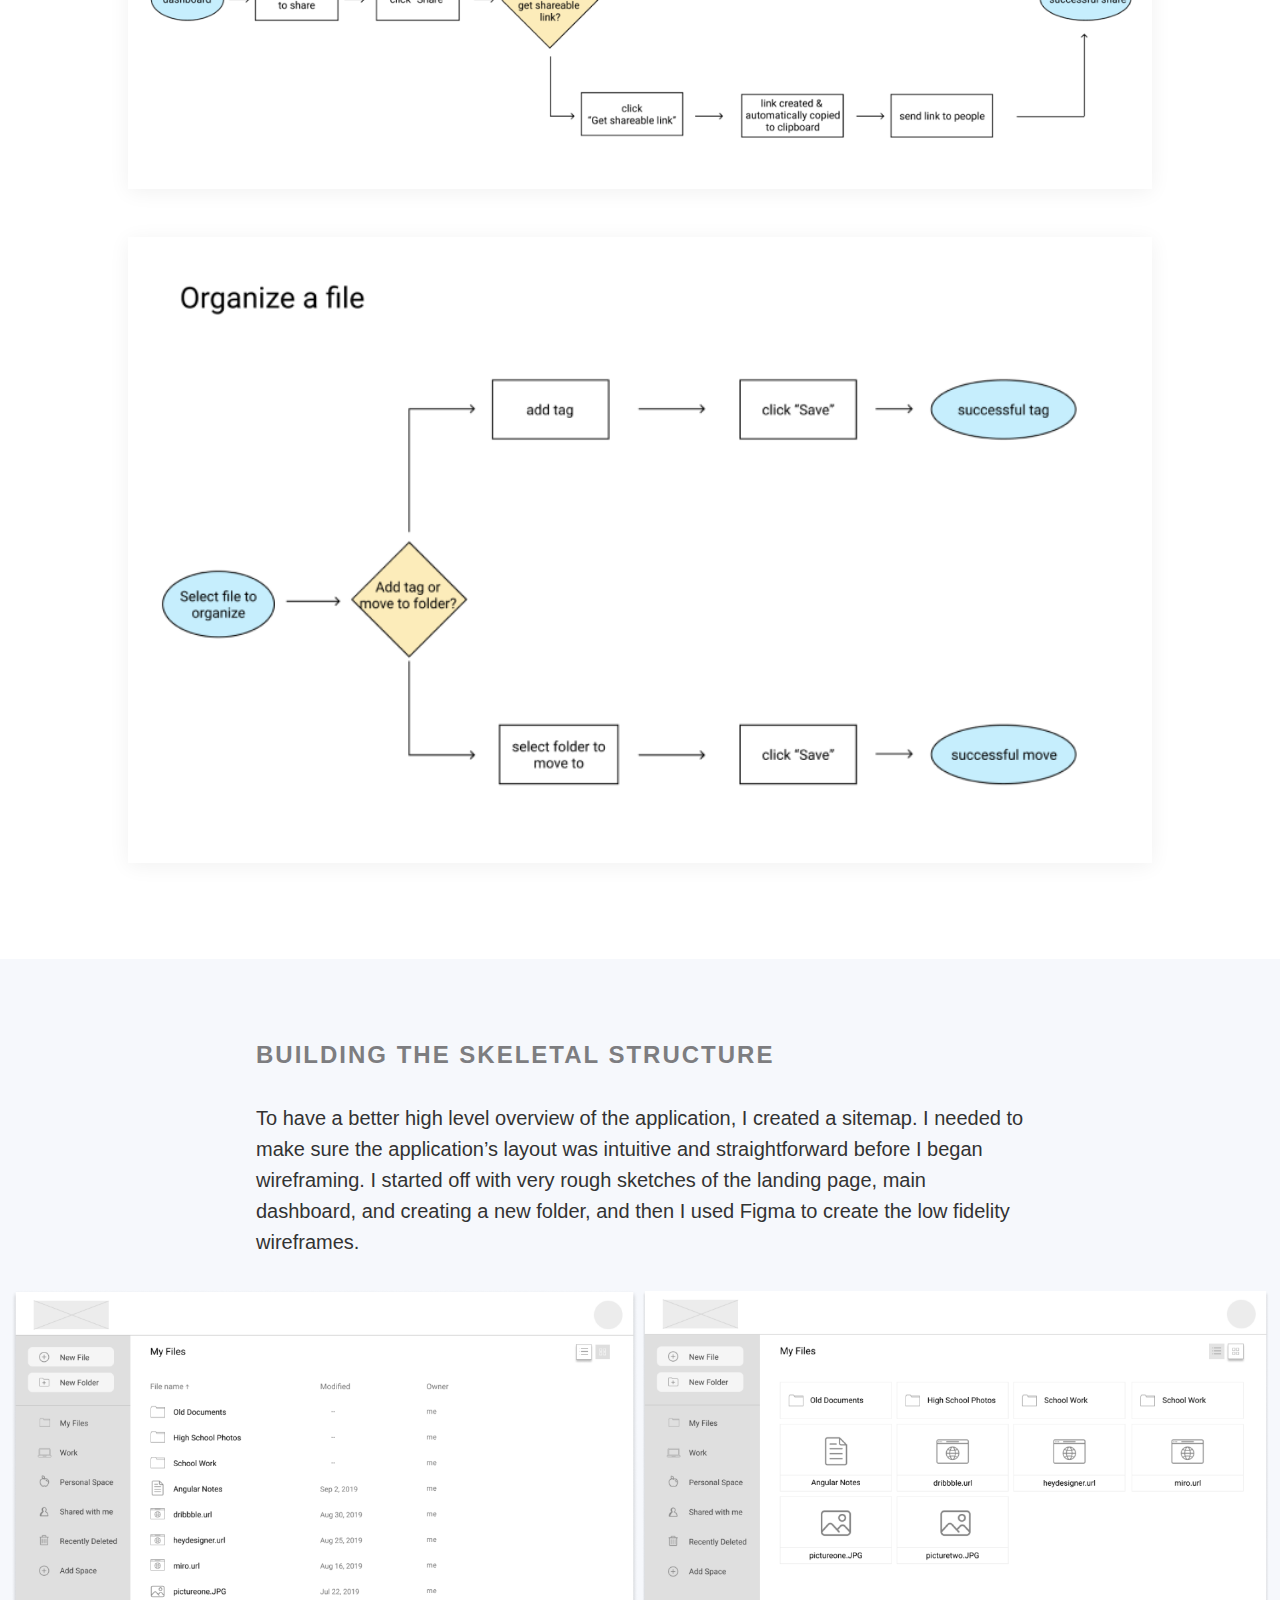
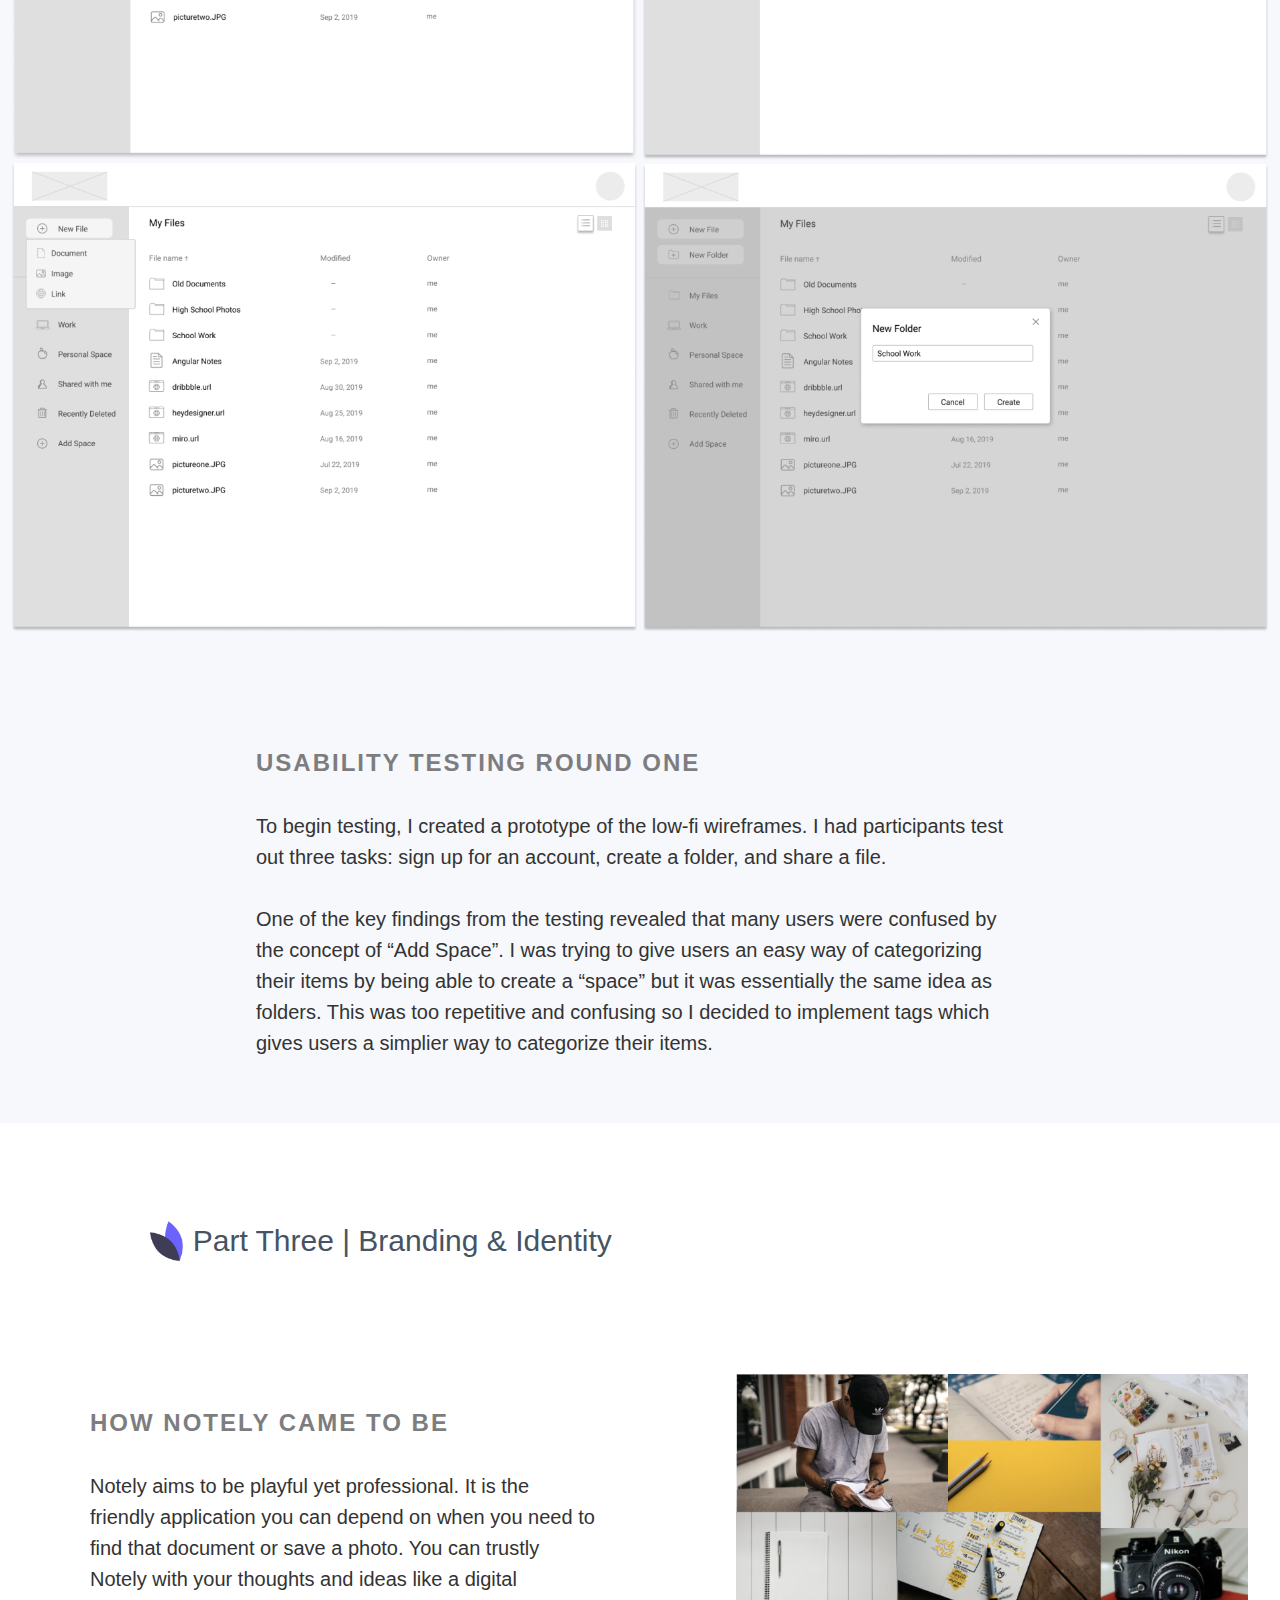
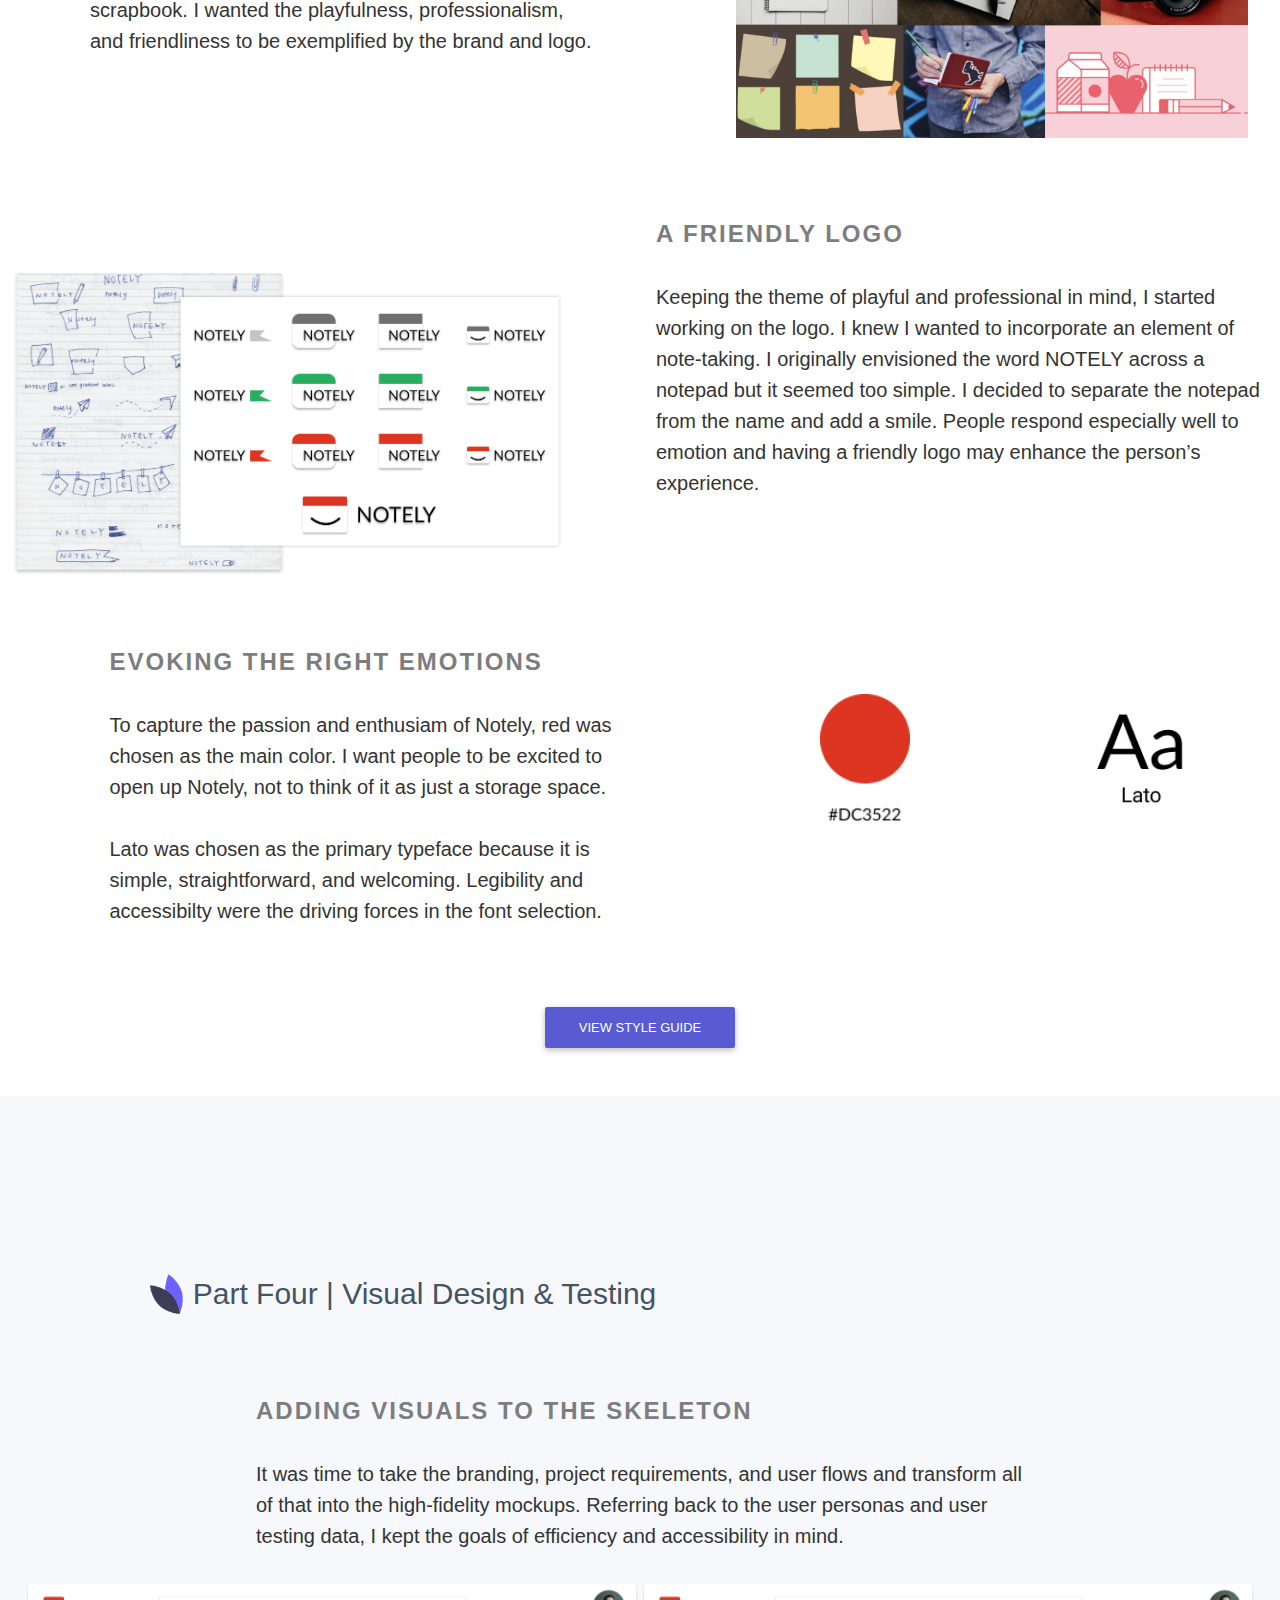
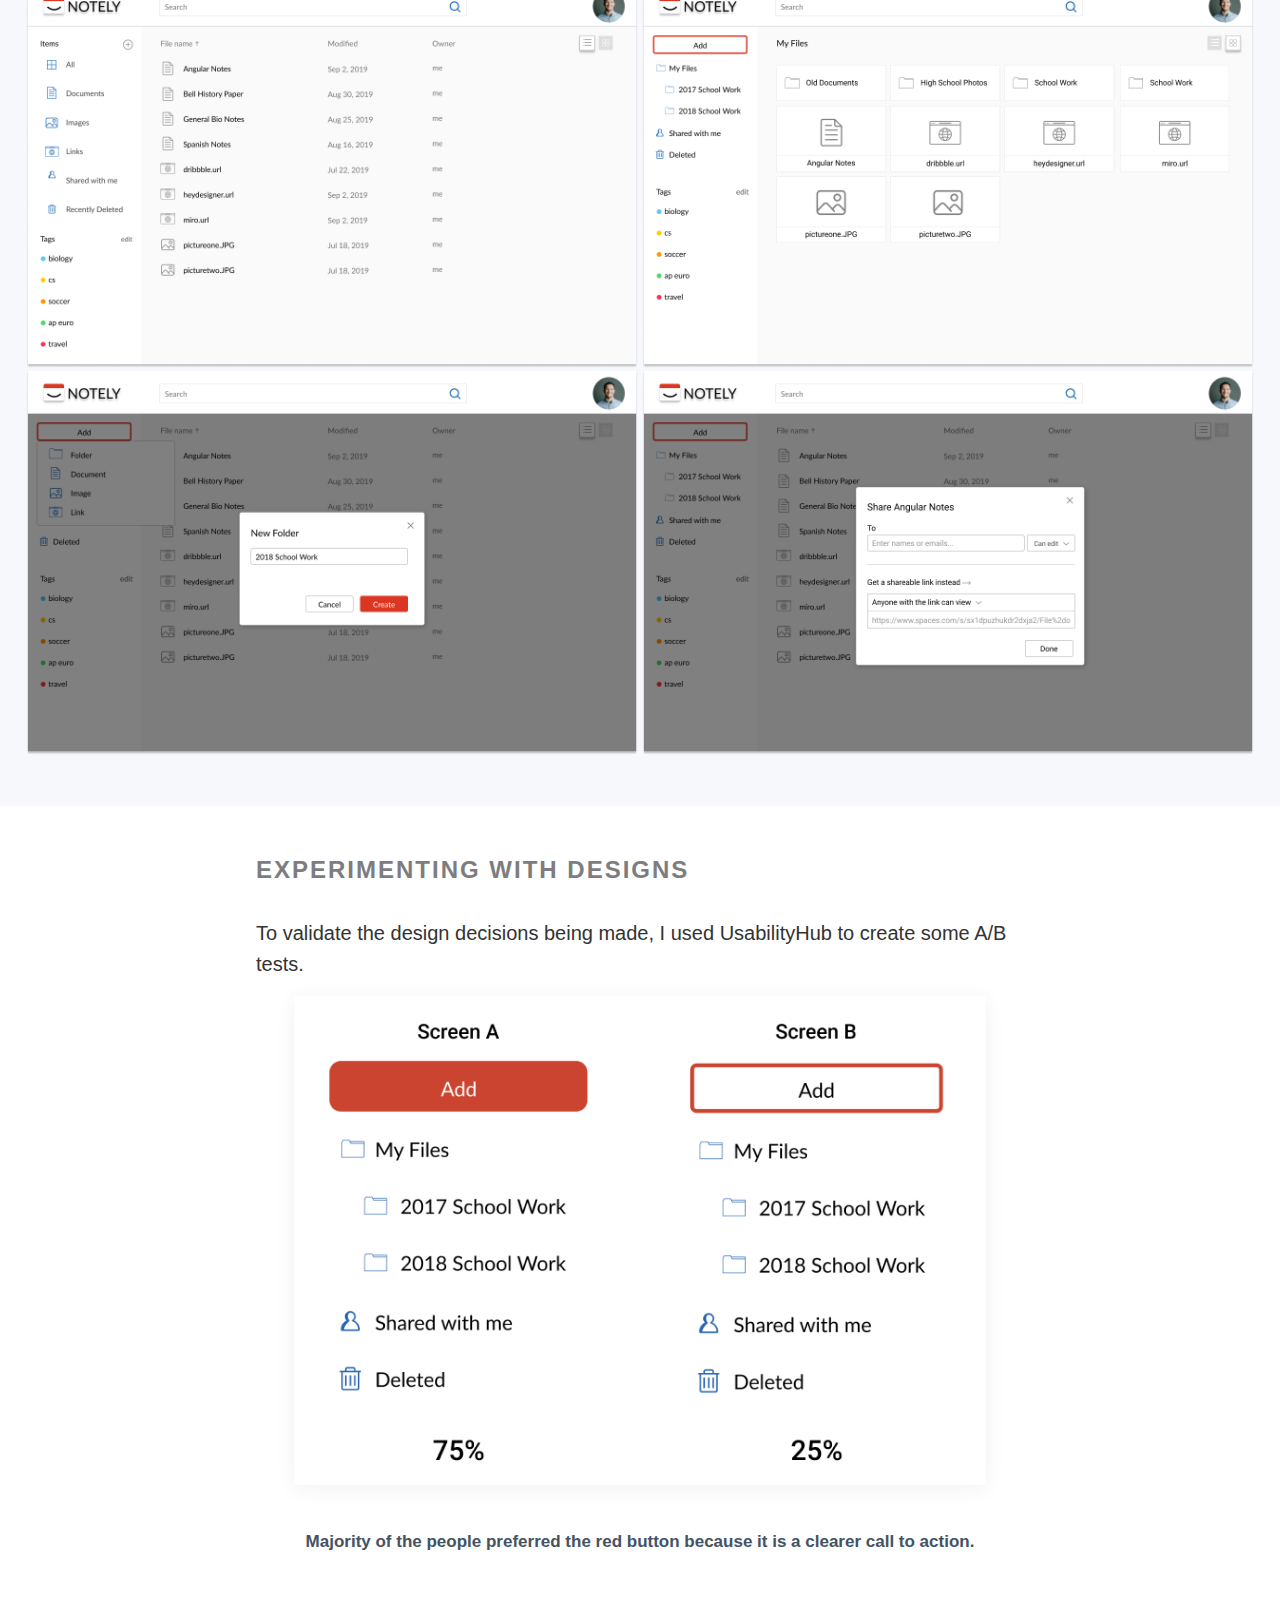
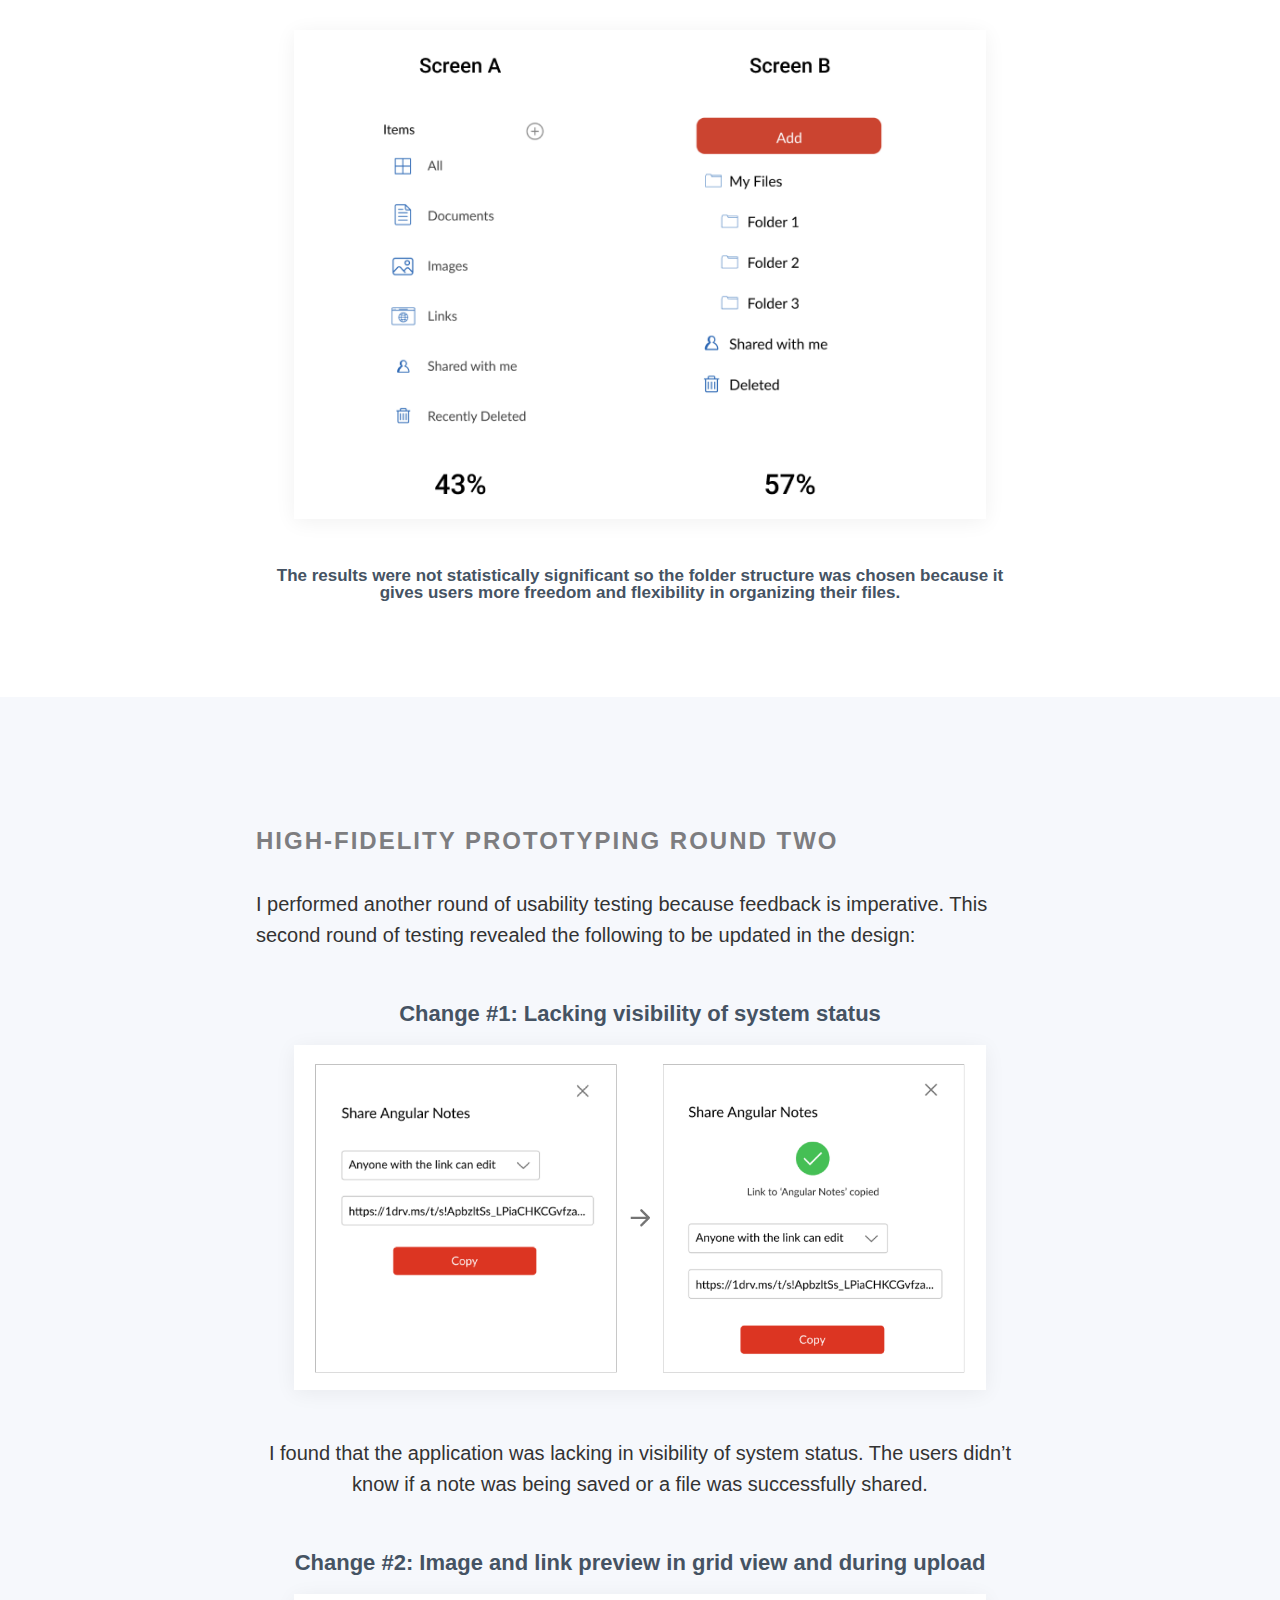
<file: notely.html>
<!DOCTYPE html>
<html>
<head>
  <title>Jamie Lee</title>
  <meta charset="UTF-8">
  <meta name="viewport" content="width=device-width, initial-scale=1, shrink-to-fit=no">
  <meta http-equiv="x-ua-compatible" content="ie=edge">
  <link rel="stylesheet" href="css/reset.css">
  <!-- MY ICON -->
  <link rel="icon" href="img/about/j2.png" type="image/x-icon">
  <!-- Font Awesome -->
  <link rel="stylesheet" href="https://use.fontawesome.com/releases/v5.11.2/css/all.css">


  <!-- Font Awesome -->
  <link href="https://maxcdn.bootstrapcdn.com/font-awesome/4.7.0/css/font-awesome.min.css" rel="stylesheet">

  <!-- Google Font  -->
  <link href="https://fonts.googleapis.com/css?family=IBM+Plex+Sans:300,400|Nunito+Sans&display=swap" rel="stylesheet">
  <link href="https://fonts.googleapis.com/css?family=Roboto&display=swap" rel="stylesheet">
  <!-- <link href="https://fonts.googleapis.com/css?family=DM+Sans&display=swap" rel="stylesheet"> -->

  <script src="https://ajax.googleapis.com/ajax/libs/jquery/3.4.1/jquery.min.js"></script>


  <!-- Custom Styles -->
  <link rel="stylesheet" href="css/style.css">

</head>



<body>

  <!--Navbar-->
  <div class="nav sticky">
    <nav class="navbar navbar-light">
      <div class="container">
        <a class="navbar-brand" href="index.html">
          jamie lee
        <div class="desktop container">

          <ul class="navbar-nav mr-auto">
            <li class="nav-item">
              <a class="nav-link current" href="index.html">work</a>
            </li>
            <li class="nav-item">
              <a class="nav-link" href="img/JamieLeeCVSep2024.pdf" target="_blank">CV</a>
            </li>
            <li class="nav-item">
              <a class="nav-link" href="about.html">about</a>
            </li>
          </ul>
        </div>

        <div class="mobile">
          <span style="font-size:30px;cursor:pointer" onclick="openNav()">&#9776; </span>
          <div id="myNav" class="overlay">
            <a href="javascript:void(0)" class="closebtn" onclick="closeNav()">&times;</a>
            <div class="overlay-content">
              <a class="nav-link" href="index.html">work</a>
              <a class="nav-link" href="img/JamieLeeCVSep2024.pdf" target="_blank">CV</a>
              <a class="nav-link" href="about.html">about</a>
            </div>
          </div>
        </div>

      </div>
    </nav>
  </div>

    <div id="notely" class="view">

      <div class="mask-notely">

        <div class="container-fluid d-flex justify-content-center text-center">

          <div class="row d-flex justify-content-center text-center">

            <div class="col-md-10">

              <!-- Heading -->
              <h2 class="title" style="margin-top:5rem;">Notely</h2>
              <h3>A simple note taking app</h3>


              <!-- Description -->
              <!-- <h4 class="my-4">Notely is a SaaS cloud storage application that makes it easy to take down notes, save content, and collaborate with family and friends.</h4> -->
              <img src="img/finalsol.png" class="finalsol img-responsive">
            </div>
          </div>
        </div>

      </div>
    </div>

    <section>
      <main>
        <div class="section">
          <div class="widgets">
            <div class="widget">
              <img src="img/icons/role.svg" class="icon widget-icon">
              <h5>Design Role</h5>
              <ul>
                <li>UX Research</li>
                <li>UX Design</li>
                <li>Visual Design</li>
                <li>Branding & Identity</li>
              </ul>
            </div>
            <div class="widget">
              <img src="img/icons/deliverables.svg" class="icon widget-icon">
              <h5>Deliverables</h5>
              <ul>
                <li>User Surveys</li>
                <li>User Stories</li>
                <li>User Flows</li>
                <li>Competitive Analysis</li>
                <li>Branding</li>
                <li>Sitemap</li>
                <li>Style Guide</li>
                <li>Prototype</li>
              </ul>
            </div>
            <div class="widget">
              <img src="img/icons/specs.svg" class="icon widget-icon">
              <h5>Specs</h5>
              <ul>
                <li><strong>Duration</strong></li>
                <li>5 weeks</li>
                <li><strong>Tools</strong></li>
                <li>Figma</li>
                <li>Sketch</li>
                <li>UsabilityHub</li>
              </ul>
            </div>
          </div>
        </div>

        <!-- <button onclick="topFunction()" id="top" title="Go to top"><i class="fas fa-chevron-up"></i></button> -->

        <a href="#notely"><button id="top" title="Go to top"><i class="fas fa-chevron-up"></i></button></a>

        <div class="intro">
          <article class="problem">
            <div class="problem-content">
              <div class="project-title">Problem</div>
              <div class="project-text">Today’s market for cloud storage applications is saturated with products more catered towards businesses than personal use. As people become more reliable on cloud storage to create and save content, it quickly becomes unorganized.</div>
              <div class="project-title">Solution</div>
              <div class="project-text">Notely is the simplified pocket-notebook for people to quickly jot down notes, collect their thoughts, and share their ideas. It is easily accessible and promotes organization by quick search results, folder structures, and the ability to tag content.</div>
              <a href="https://www.figma.com/proto/lxYOsmEaXtc6KJrncQasUl/Notely-Final?node-id=346%3A65&viewport=331%2C-45%2C0.03865979239344597&scaling=scale-down-width" target="_blank"><button class="main-button btn btn-primary">View Final Prototype</button></a>
            </div>

            <img src="img/landingfinal.png" class="img-landing">
          </article>
          <article class="solution">

          </article>

          <!-- <div class="problem-content">
          <div class="project-title">Problem</div>
          <div class="project-text">Today’s market for cloud storage applications is saturated with products more catered towards businesses than personal use. As people become more reliable on cloud storage to create and save content, it quickly becomes unorganized.</div>
        </div>
        <div class="problem-content">
        <div class="project-title">Solution</div>
        <div class="project-text">Notely is the simplified pocket-notebook for people to quickly jot down notes, collect their thoughts, and share their ideas. It is easily accessible and promotes organization by quick search results, folder structures, and the ability to tag content.</div>
        <a href="https://www.figma.com/proto/lxYOsmEaXtc6KJrncQasUl/Notely-Final?node-id=346%3A65&viewport=331%2C-45%2C0.03865979239344597&scaling=scale-down-width" target="_blank"><button class="main-button btn btn-primary">View Final Prototype</button></a>
      </div>
      <div>
      <img src="img/landingfinal.png" class="img-landing">
    </div> -->


  </div>

  <!-- Discovery -->
  <div class="section discovery">

    <div class="chapter">
      <img src="img/icons/leaf.png" class="leaf">
      <div class="chapter-title">Part One | Discovery</div>
      <!-- <img src="img/discover1.png" class="img-illustration"> -->
    </div>

    <div class="text-container">
      <div class="project-title">Getting to know the users</div>
      <div class="project-text">To understand the users and their needs better, I conducted a Google survey from different areas throughout California.</div>
    </div>

    <div class="rect-survey">
      <div class="survey-percent">
        <p class="percent-number">94%</p>
        <p class="percent-text">Find content that they want to save</p>
      </div>
      <div class="survey-percent">
        <p class="percent-number">82%</p>
        <p class="percent-text">Prefer Google Drive</p>
      </div>
      <div class="survey-percent">
        <p class="percent-number">46%</p>
        <p class="percent-text">Utilize cloud storage to save images</p>
      </div>
      <div class="survey-percent">
        <p class="percent-number">90%</p>
        <p class="percent-text">Find sharing abilities useful</p>
      </div>
      <div class="survey-percent">
        <p class="percent-number">81%</p>
        <p class="percent-text">Would find tagging abilities useful</p>
      </div>
      <div class="survey-percent">
        <p class="percent-number">100%</p>
        <p class="percent-text">Want access to their files on their mobile devices</p>
      </div>

    </div>

    <div class="text-container">
      <div class="project-title">Key Problem Insights</div>
      <div class="project-text">The survey results helped me better understand the areas in cloud storage market that could be improved upon.</div>
      <div class="list">
        <ol>
          <li>Need an easily accessible space for personal use</li>
          <li>Focus on organization tools</li>
          <li>Simplier way to save content</li>
        </ol>
      </div>

      <div class="project-text">Although I did gain some valuable insights, I also realized the questions I asked were too broad. I confirmed my theories about what people use cloud storage for and how they use it, but I could have asked deeper questions to uncover more specific pain points.</div>

    </div>

    <div class="comp-analysis">
      <div class="text-container">
        <div class="project-title">How's the competition?</div>
        <div class="project-text">Next was understanding the competition. While Google Drive, Dropbox, and Pinterest are three very reputable companies, there is always room for improvement. I noticed that files could get quickly cluttered and disorganized. </div>
      </div>
      <div class="img-container">
        <img src="img/comp-drop.png" class="img-comp">
        <img src="img/comp-google.png" class="img-comp">
        <img src="img/comp-pinterest.png" class="img-comp">
      </div>
      <div class="text-container">
        <div class="project-text">
          For Notely to stand out against the competition, it would need these distinguishing features:
          <ol>
            <li>Multiple organization methods including folders, tagging, and searching</li>
            <li>Ability to save web links</li>
            <li>Accessible on all devices</li>
          </ol>
          <a href="https://docs.google.com/document/d/1WoU--LVQ0mrUe8G8vlfOWTq5WjQIqKNl2WZYN3JsX5c/edit?usp=sharing" target="_blank"><button class="main-button btn btn-primary">View Competitive Analysis</button></a>
        </div>
      </div>
    </div>

    <div class="userpersona">
      <div class="text-container">
        <div class="project-title">Bringing the users to life</div>
        <div class="project-text">From the survey participants, I reached out to 3 individuals to interview. I found the main reasons why they used cloud storage and what they liked about it, but it was harder to discuss what problems they had with it because there was no major issues. From the surveys and interviews, two personas emerged. The common goals were efficiency and accessibility, meaning users want to quickly access their files on all devices. These are the main themes to keep in mind while designing and developing.</div>
      </div>
      <div class="img-container">
        <img src="img/personas-karen.png" class="img-persona">
        <img src="img/personas-samuel.png" class="img-persona">
        <!-- <a href="" target="_blank"><button class="main-button btn btn-primary">View User Personas</button></a> -->
      </div>
    </div>

  </div>

  <div class="section info-arch">
    <div class="chapter">
      <img src="img/icons/leaf.png" class="leaf">
      <div class="chapter-title">Part Two | Information Architecture</div>
    </div>

    <!-- User Stories and User Flows -->
    <div class="userflows">
      <div class="text-container">
        <div class="project-title">Defining the user goals for MVP</div>
        <div class="project-text">User stories help with simplifying the requirements of the project. It also helps prevent feature creep. This was important to establish in the beginning because clients may feel the need to add more features to stand out against competition. I brainstormed all the basic functionalities that Notely should have and then some more complex features. I prioritized the stories by which ones were absolutely needed for the MVP and which ones could come later. The user flows were a result of the top priority user stories: signing up for an account, creating a file, and sharing a file.</div>
        <a href="https://docs.google.com/spreadsheets/d/1KRFLIg6RiQ_wloP8BSX3ARMj-KKHxPdNCGwYrZA0EYk/edit?usp=sharing" target="_blank"><button class="main-button btn btn-primary">View User Stories</button></a>
      </div>
      <div class="">
        <img src="img/userflow1.png" class="img-flow">
        <img src="img/userflow2.png" class="img-flow">
        <img src="img/userflow3.png" class="img-flow">

      </div>
    </div>


    <div class="wireframe-section">
      <div class="text-container">
        <div class="project-title">Building the skeletal structure</div>
        <div class="project-text">To have a better high level overview of the application, I created a sitemap. I needed to make sure the application’s layout was intuitive and straightforward before I began wireframing. I started off with very rough sketches of the landing page, main dashboard, and creating a new folder, and then I used Figma to create the low fidelity wireframes.</div>
      </div>
      <div class="img-container wireframe-container">
        <img src="img/wireframe1.png" class="img-wf">
        <img src="img/wireframe2.png" class="img-wf">
        <img src="img/wireframe3.png" class="img-wf">
        <img src="img/wireframe4.png" class="img-wf">
      </div>
    </div>

    <div class="u-test">
      <div class="text-container">
        <div class="project-title">Usability Testing Round One</div>
        <div class="project-text">To begin testing, I created a prototype of the low-fi wireframes. I had participants test out three tasks: sign up for an account, create a folder, and share a file.
          <br><br>
          One of the key findings from the testing revealed that many users were confused by the concept of “Add Space”. I was trying to give users an easy way of categorizing their items by being able to create a “space” but it was essentially the same idea as folders. This was too repetitive and confusing so I decided to implement tags which gives users a simplier way to categorize their items.</div>
        </div>
      </div>
    </div>


    <div class="section branding">
      <div class="chapter">
        <img src="img/icons/leaf.png" class="leaf">
        <div class="chapter-title">Part Three | Branding & Identity</div>
      </div>

      <div class="moodboard">
        <article class="problem">
          <div class="mood-problem-content">
            <div class="project-title">How Notely came to be</div>
            <div class="project-text">Notely aims to be playful yet professional. It is the friendly application you can depend on when you need to find that document or save a photo. You can trustly Notely with your thoughts and ideas like a digital scrapbook. I wanted the playfulness, professionalism, and friendliness to be exemplified by the brand and logo.</div>
          </div>
          <img src="img/moodboard.png" class="img-mood">
        </article>
      </div>

      <div class="logo">
        <article class="problem">
          <img src="img/logoproc.png" class="img-logo">
          <div class="problem-content">
            <div class="project-title">A friendly logo</div>
            <div class="project-text">Keeping the theme of playful and professional in mind, I started working on the logo. I knew I wanted to incorporate an element of note-taking. I originally envisioned the word NOTELY across a notepad but it seemed too simple. I decided to separate the notepad from the name and add a smile. People respond especially well to emotion and having a friendly logo may enhance the person’s experience.</div>
          </div>

        </article>
      </div>

      <div class="type-color">
        <article class="problem">
          <div class="mood-problem-content">
            <div class="project-title">Evoking the right emotions</div>
            <div class="project-text">To capture the passion and enthusiam of Notely, red was chosen as the main color. I want people to be excited to open up Notely, not to think of it as just a storage space.<br><br>
              Lato was chosen as the primary typeface because it is simple, straightforward, and welcoming. Legibility and accessibilty were the driving forces in the font selection.
            </div>
          </div>
          <img src="img/color.png" class="img-brand">
          <img src="img/typography.png" class="img-brand">
        </article>

      </div>

      <a href="https://drive.google.com/file/d/1lzs5qS2SRp0Me5Vvb05l8Y7LXOyQE0zd/view?usp=sharing" target="_blank"><button class="main-button btn btn-primary">View Style Guide</button></a>
    </div>



    <div class="section visual">
      <div class="chapter">
        <img src="img/icons/leaf.png" class="leaf">
        <div class="chapter-title">Part Four | Visual Design & Testing</div>
      </div>

      <div class="hifi">
        <div class="text-container">
          <div class="project-title">Adding visuals to the skeleton</div>
          <div class="project-text">It was time to take the branding, project requirements, and user flows and transform all of that into the high-fidelity mockups. Referring back to the user personas and user testing data, I kept the goals of efficiency and accessibility in mind.</div>
        </div>
        <div class="img-container wireframe-container">
          <img src="img/hifi1.png" class="img-wf">
          <img src="img/hifi2.png" class="img-wf">
          <img src="img/hifi3.png" class="img-wf">
          <img src="img/hifi4.png" class="img-wf">
        </div>
      </div>

      <div class="ab-test">
        <div class="text-container">
          <div class="project-title">Experimenting with designs</div>
          <div class="project-text">To validate the design decisions being made, I used UsabilityHub to create some A/B tests.
          </div>

          <img src="img/AB1.png" class="img-ab">
          <div class="ab-text">Majority of the people preferred the red button because it is a clearer call to action.</div>

          <img src="img/AB2.png" class="img-ab">
          <div class="ab-text">The results were not statistically significant so the folder structure was chosen because it gives users more freedom and flexibility in organizing their files.</div>
        </div>
      </div>



      <div class="hifi-2">
        <div class="text-container">
          <div class="project-title">High-fidelity Prototyping Round Two</div>
          <div class="project-text">I performed another round of usability testing because feedback is imperative. This second round of testing revealed the following to be updated in the design:
          </div>

          <div class="test-title">Change #1: Lacking visibility of system status</div>
          <img src="img/test1.png" class="img-ab">
          <div class="project-text test-text">I found that the application was lacking in visibility of system status. The users didn’t know if a note was being saved or a file was successfully shared.</div>


          <div class="test-title">Change #2: Image and link preview in grid view and during upload</div>
          <img src="img/test2.png" class="img-ab">
          <img src="img/test3.png" class="img-ab">
          <div class="project-text test-text">Users thought the icons were being over used in the grid view and preferred to have an actual preview of the file. It would also be helpful to users to see a preview of the file while it is loading.</div>

        </div>
      </div>
    </div>

    <div class="section final">
      <div class="chapter">
        <img src="img/icons/leaf.png" class="leaf">
        <div class="chapter-title">Part Five | Final Product & Reflection</div>
      </div>

      <div class="img-container wireframe-container">
        <img src="img/final1.png" class="img-wf">
        <img src="img/final2.png" class="img-wf">
        <img src="img/final3.png" class="img-wf">
        <img src="img/final4.png" class="img-wf">
        <img src="img/final5.png" class="img-wf">
        <img src="img/final6.png" class="img-wf">
      </div>
      <a href="https://www.figma.com/proto/lxYOsmEaXtc6KJrncQasUl/Notely-Final?node-id=346%3A65&viewport=331%2C-45%2C0.03865979239344597&scaling=scale-down-width" target="_blank"><button class="main-button btn btn-primary">View Final Prototype</button></a>
    </div>

    <div class="learning">
      <div class="text-container">
        <div class="project-title">What I learned</div>
        <div class="project-text">The challenges I faced during the creation of Notely taught me the importance of researching and understanding user objectives. Instead of focusing on the current cloud storage applications that are out there, I needed to take a step back and look at the bigger picture. Instead of asking how can I improve on the existing features, I needed to ask what about this product makes it user friendly.
        </div>
        <div class="project-title">If I had more time...</div>
        <div class="project-text">I realized that my target audience was too general. Most people who have used the reputable cloud storage applications have not faced many issues with it so it was harder to find their pain points. Instead, I should have interviewed people who don’t use cloud storage apps to uncover why they don’t and what would change their minds. I would do more market and user research.
        </div>
      </div>
    </div>

    <div class="other-projects">
      <h4>Check out my other projects!</h4>
      <div class="project-links">
        <a href="snd.html"><img src="img/icons/sndlogofooterdark.png" class="other-projects-img">Sunday Night Dinner <img src="img/icons/whitearrow.png" class="arrow"></a>
      </div>

    </div>






  </main>


</section>



<footer class="footer">
  <div class="container">
    <div class="row">
      <div class="col-md-12">
        <div class="mb-5 flex-center">
          <div class="footer-title">
            <div class="footer1">Thanks for stopping by!</div>
            <div class="footer2">Let's connect.</div>
          </div>
          <ul class="footer-ul">
            <li class="footer-li">
              <a class="social" href="mailto:jamielee3136@gmail.com">
                <i class="far fa-envelope"></i>
              </a>
            </li>
            <li class="footer-li">
              <a class="social" href="https://www.linkedin.com/in/jamielee3136/" target="_blank">
                <i class="fab fa-linkedin-in"> </i>
              </a>
            </li>
            <li class="footer-li">
              <a class="social" href="https://dribbble.com/jama_lee" target="_blank">
                <i class="fab fa-dribbble"> </i>
              </a>
            </li>
          </ul>
          <div class="cc">©2022 | Designed & Developed by Jamie Lee </div>
        </div>
      </div>
    </div>
  </div>
</footer>

<!--
<script>
function openNav() {
  document.getElementById("myNav").style.display = "initial";
  document.getElementById("myNav").style.height = "100%";
}

function closeNav() {
  document.getElementById("myNav").style.height = "0%";
}

var topbutton = document.getElementById("top");
window.onscroll = function(){scrollFunction()};

function scrollFunction() {
  var mq = window.matchMedia('@media only screen and (max-width: 600px)');
  if (mq.matches){
    if (document.body.scrollTop > 800 || document.documentElement.scrollTop > 800) {
      fixedNav.style.display = "block";
    } else {
      fixedNav.style.display = "none";
    }
  } else {
    if (document.body.scrollTop > 800 || document.documentElement.scrollTop > 800) {
      topbutton.style.display = "block";
    } else {
      topbutton.style.display = "none";
    }
  }

}



</script> -->

<script type="text/javascript" src="main.js"></script>



<!-- Global site tag (gtag.js) - Google Analytics -->
<script async src="https://www.googletagmanager.com/gtag/js?id=UA-74530942-2"></script>
<script>
window.dataLayer = window.dataLayer || [];
function gtag(){dataLayer.push(arguments);}
gtag('js', new Date());

gtag('config', 'UA-74530942-2');
</script>
</body>
</html>
</file>
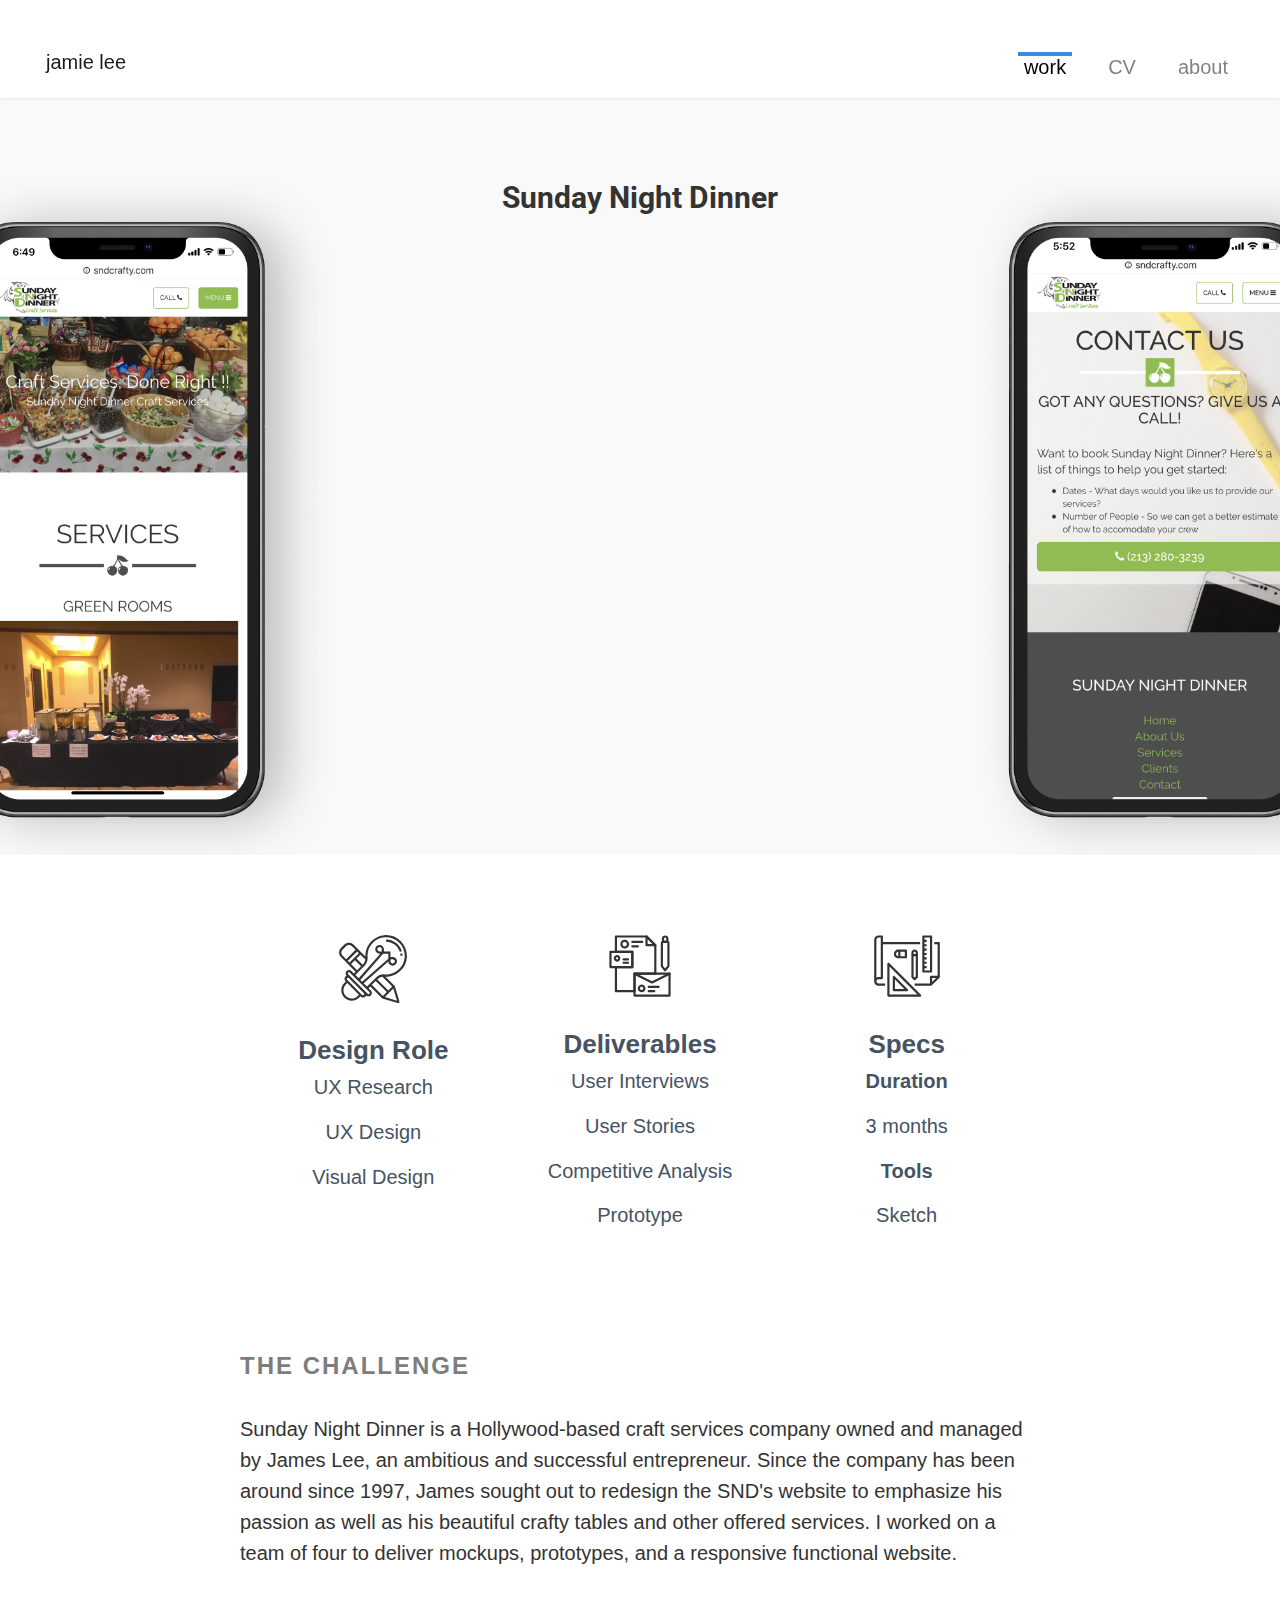
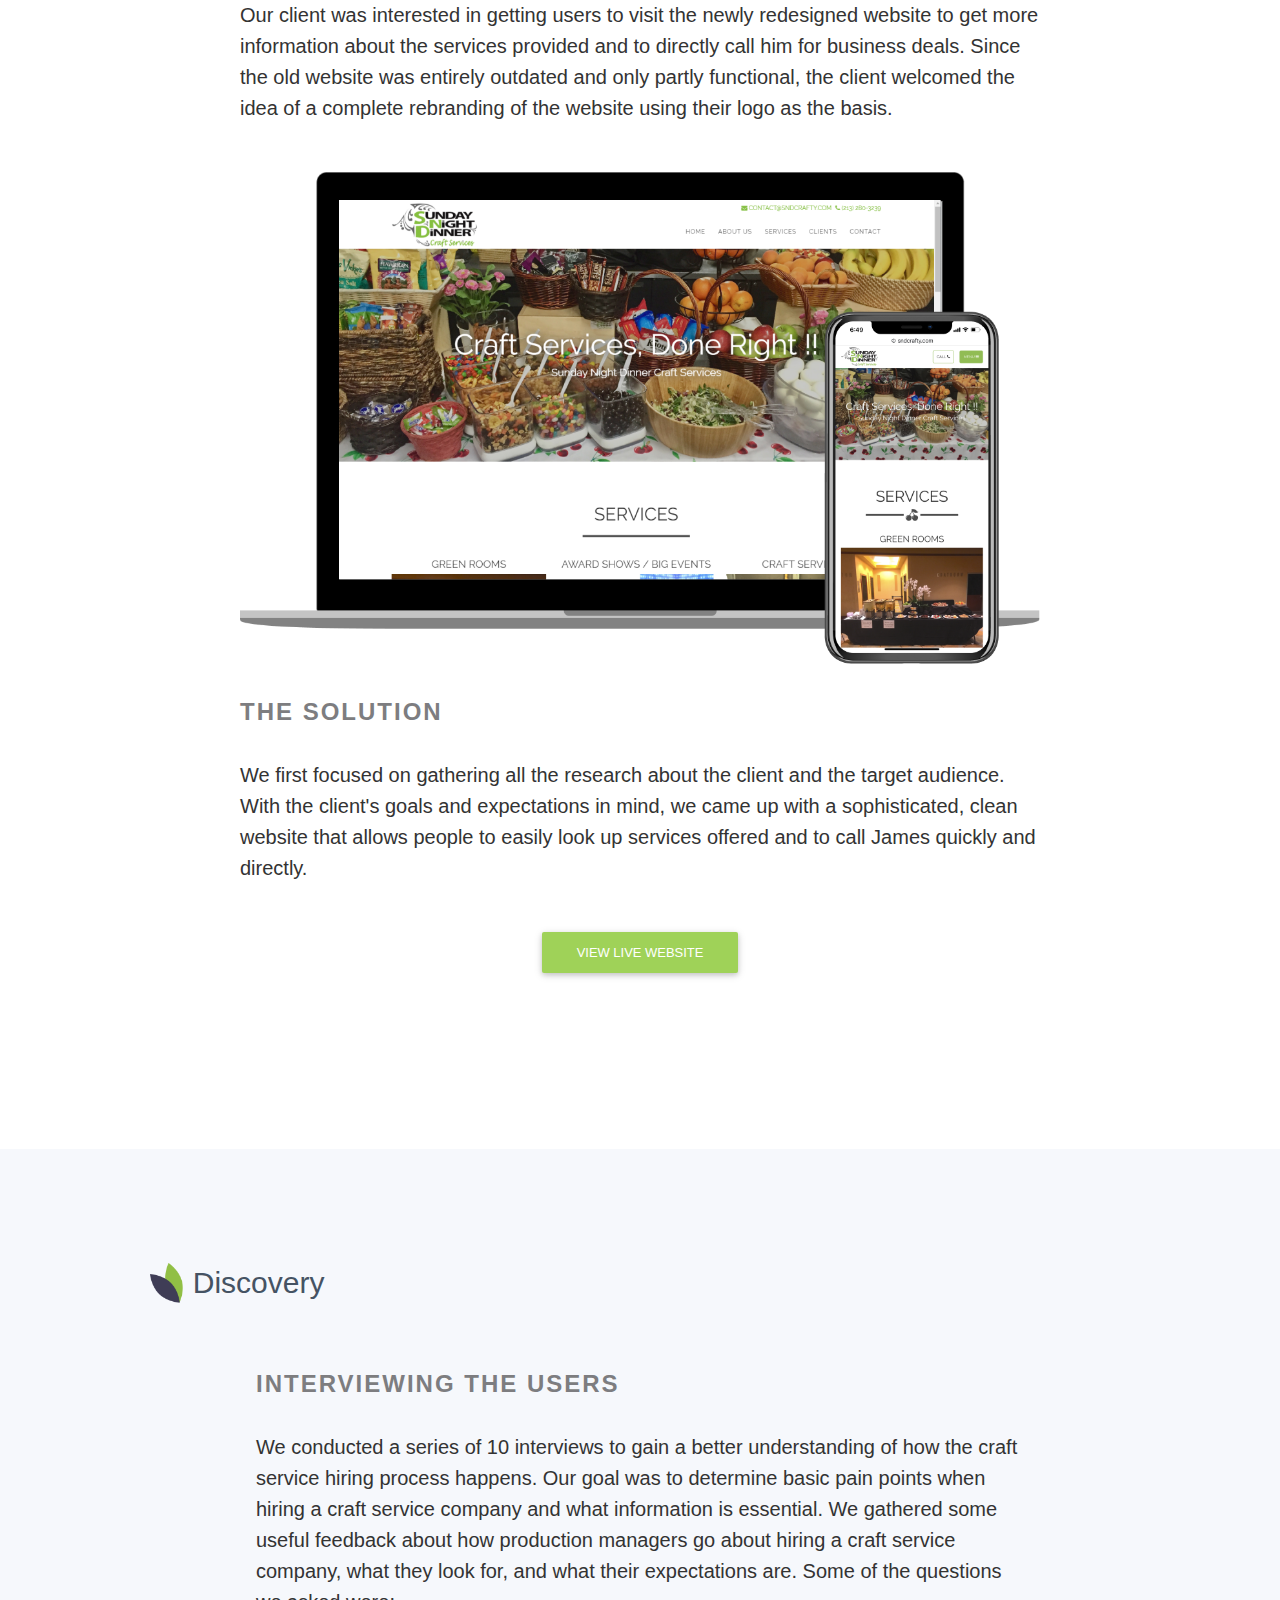
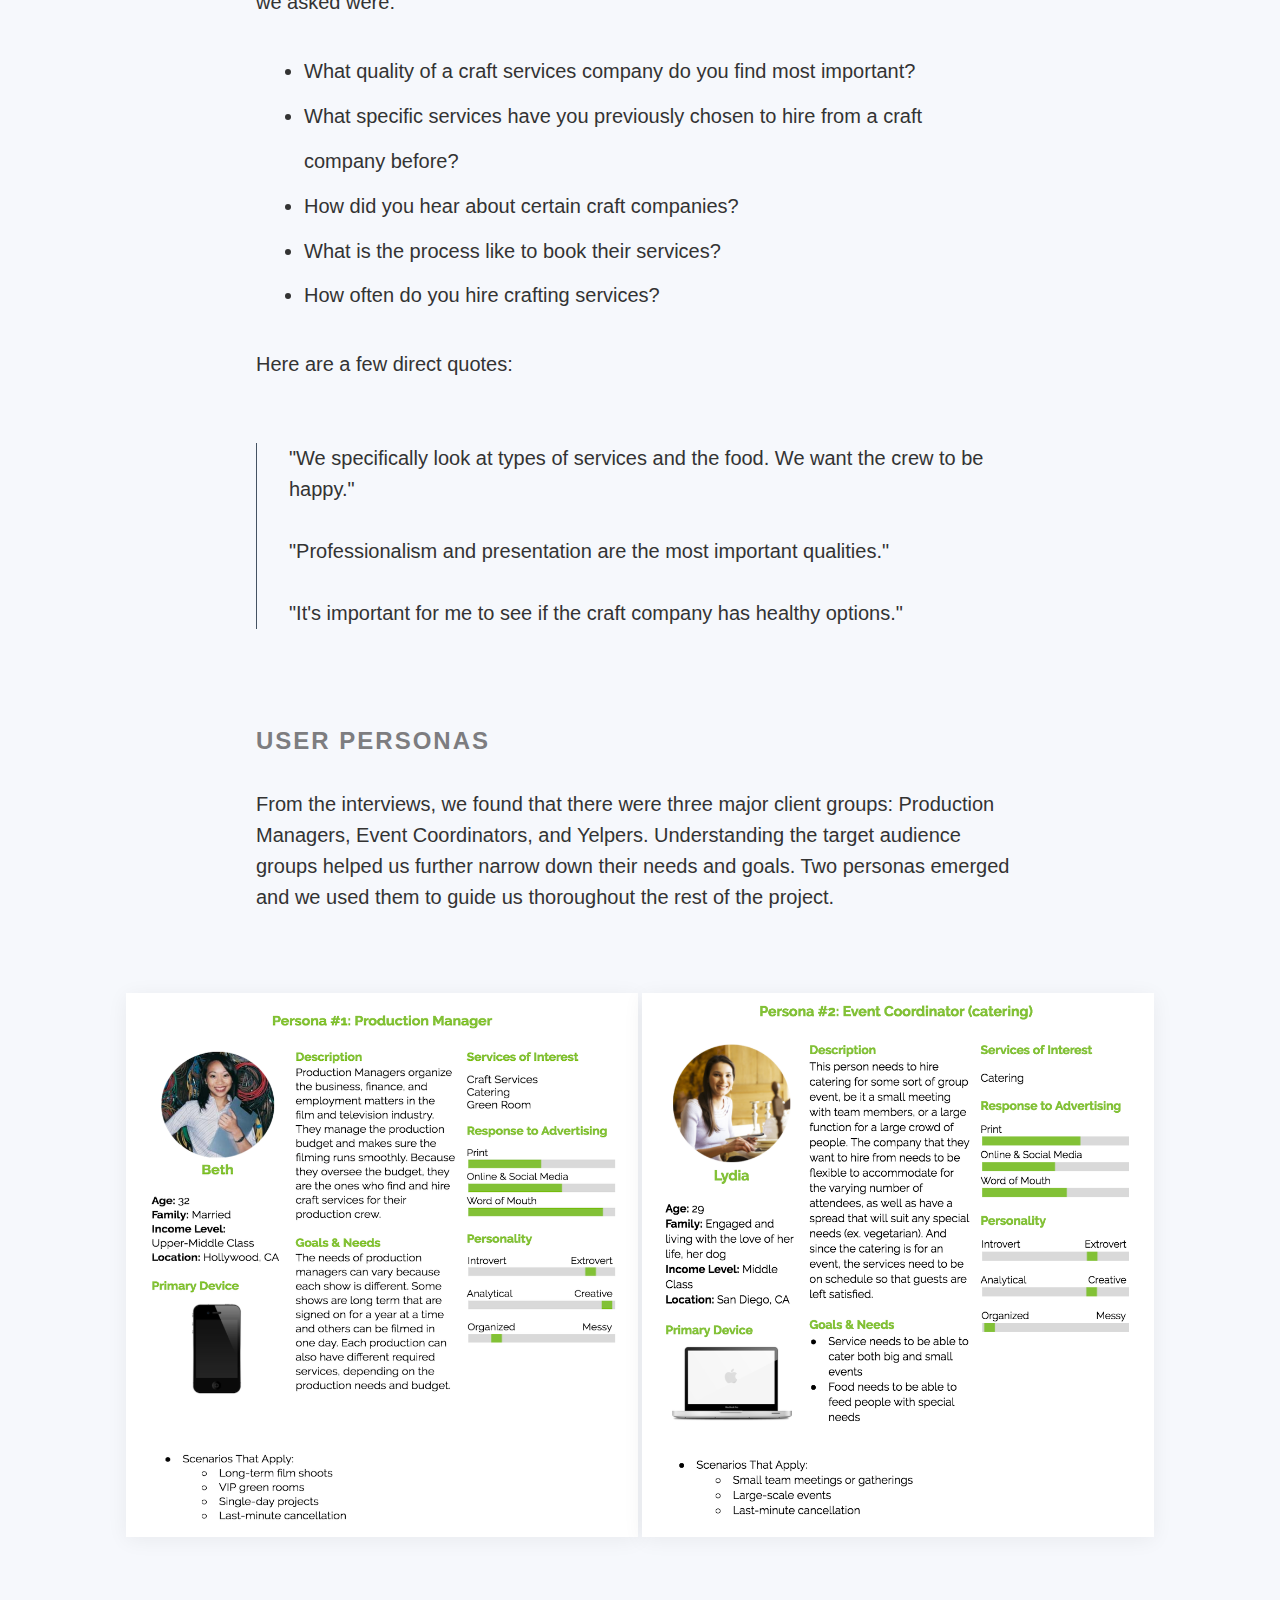
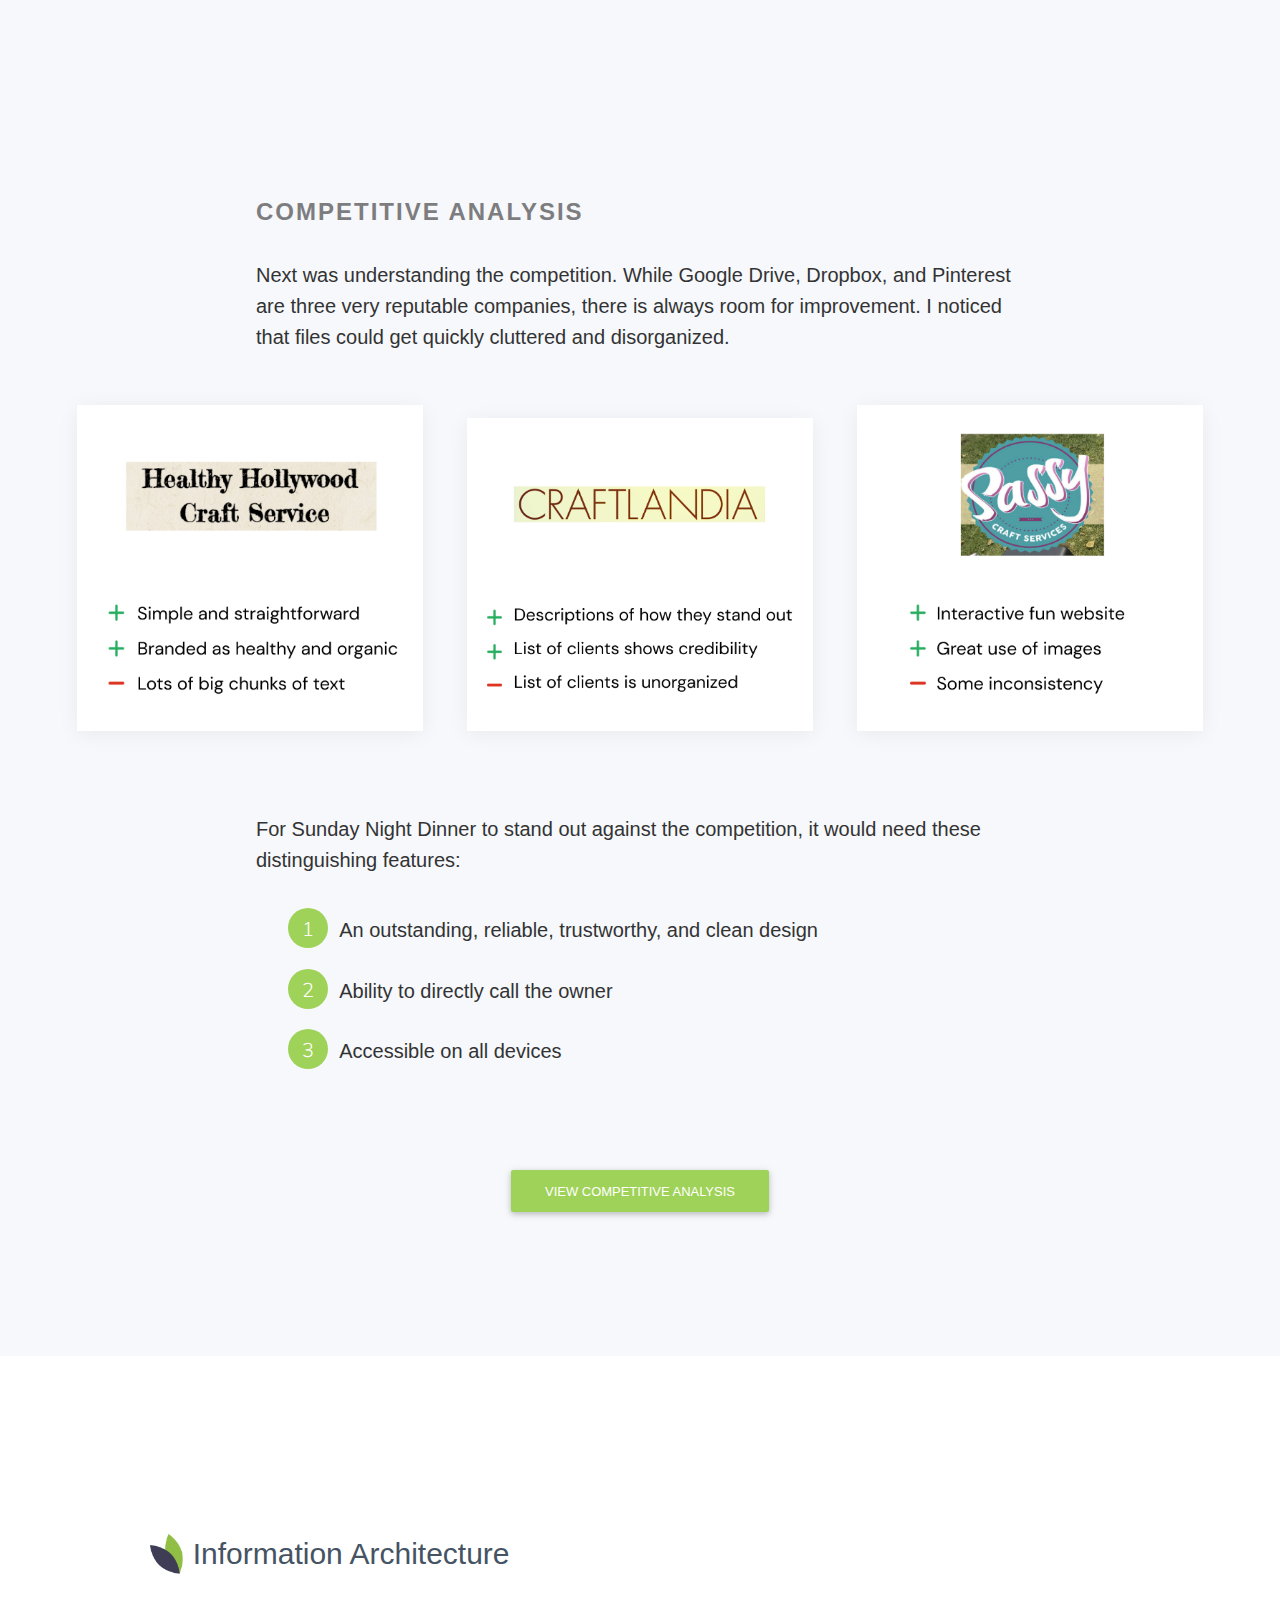
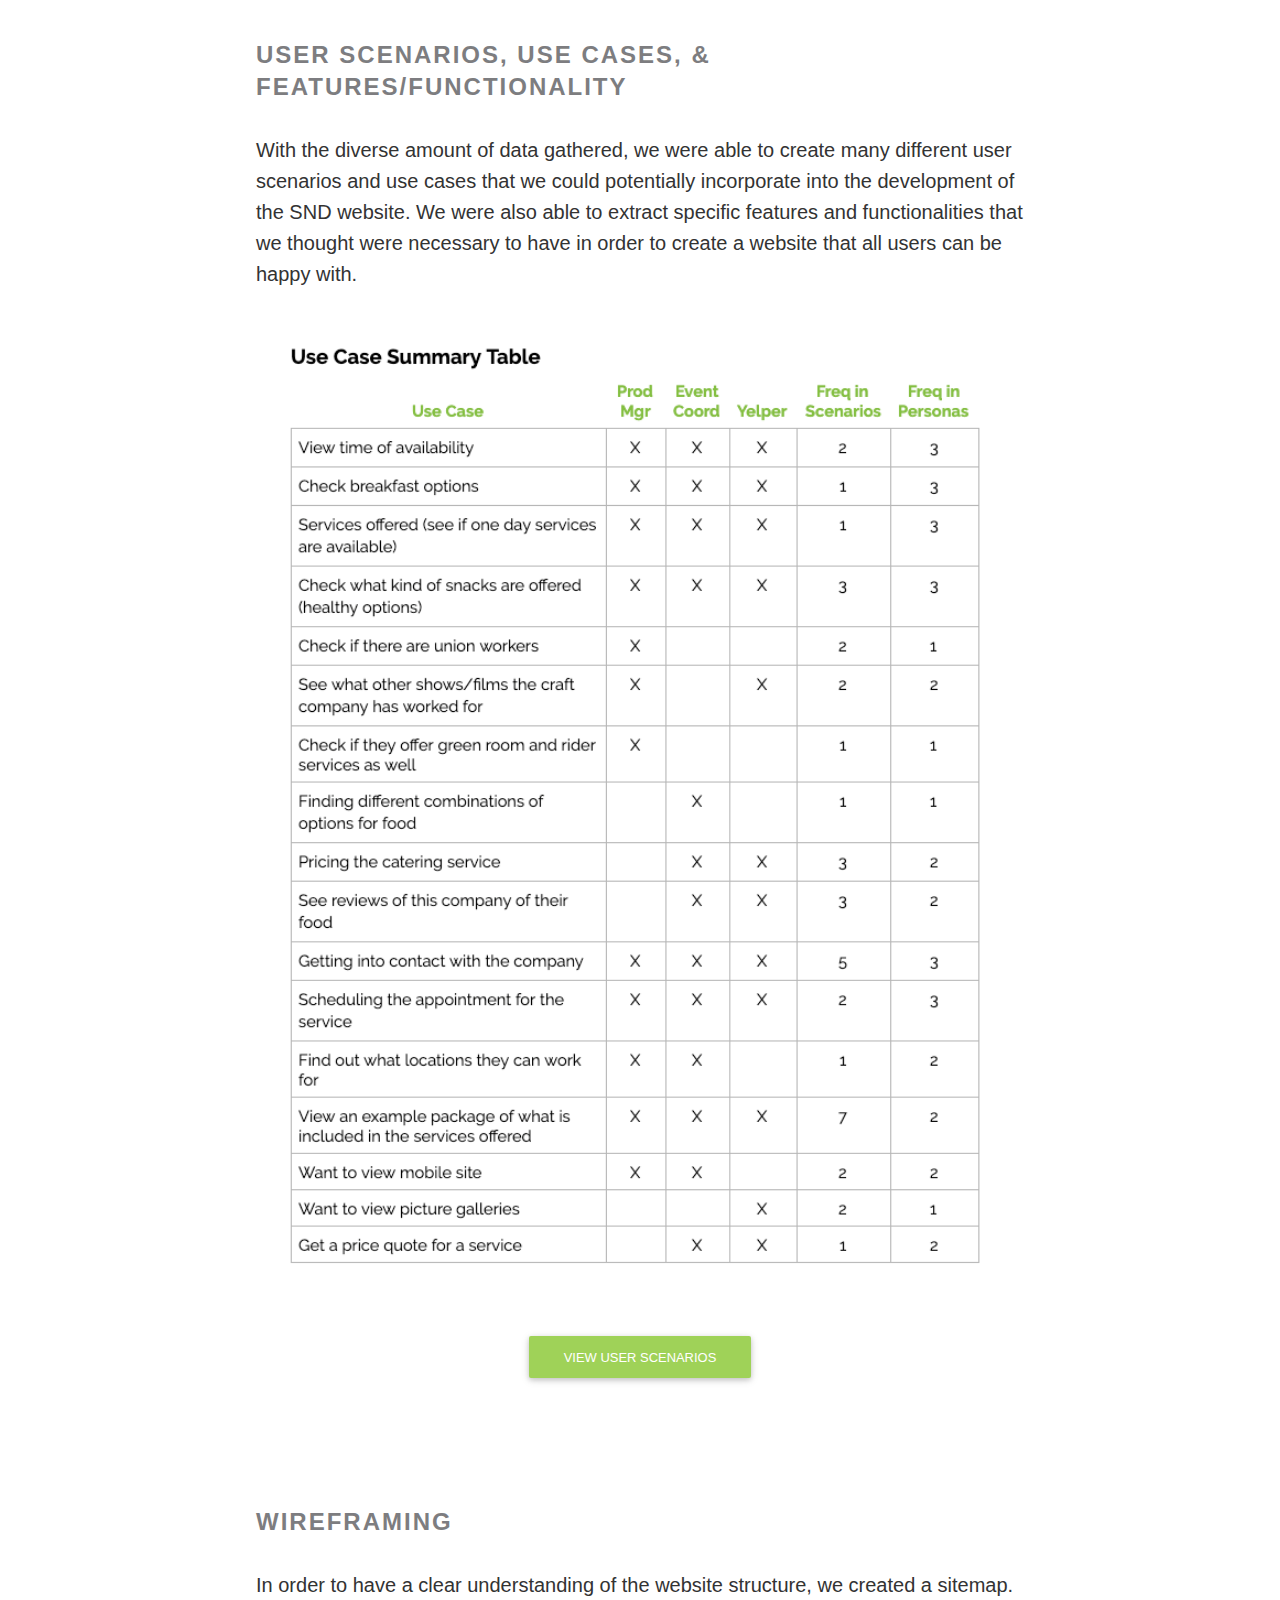
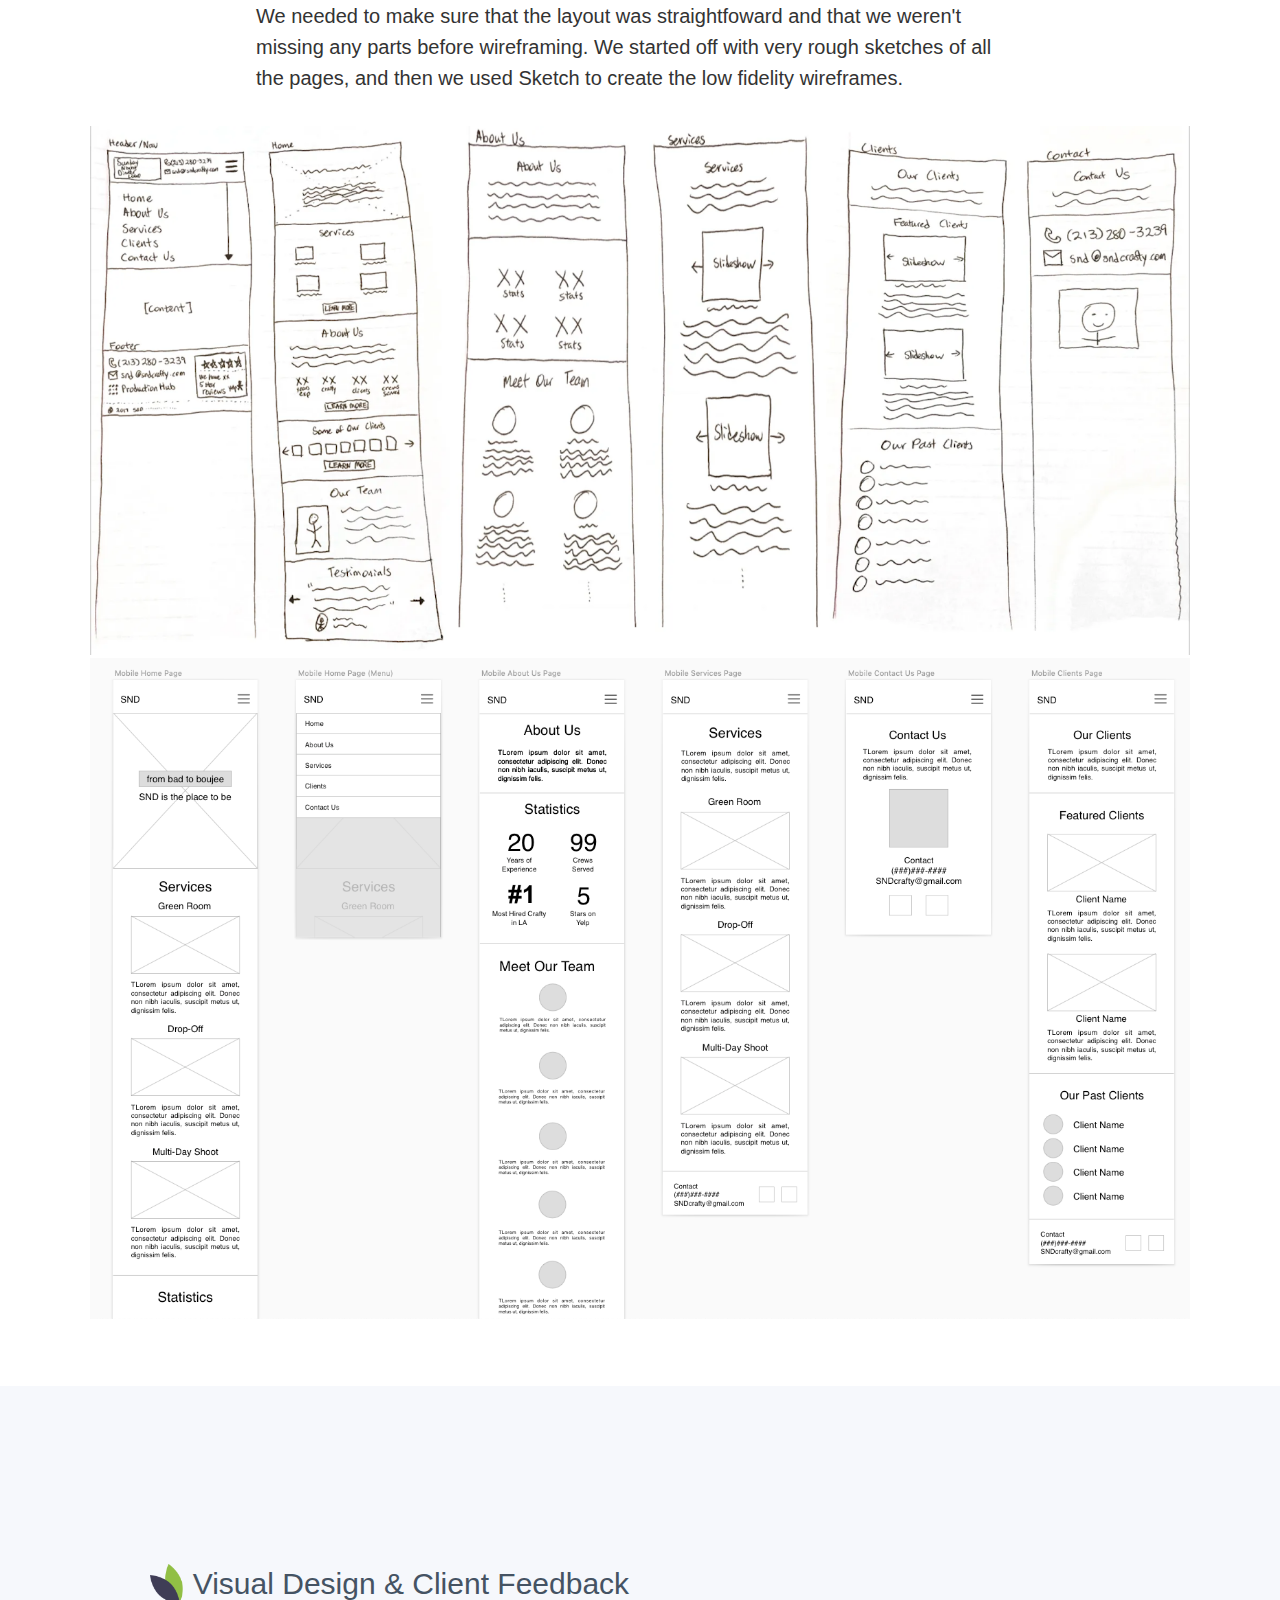
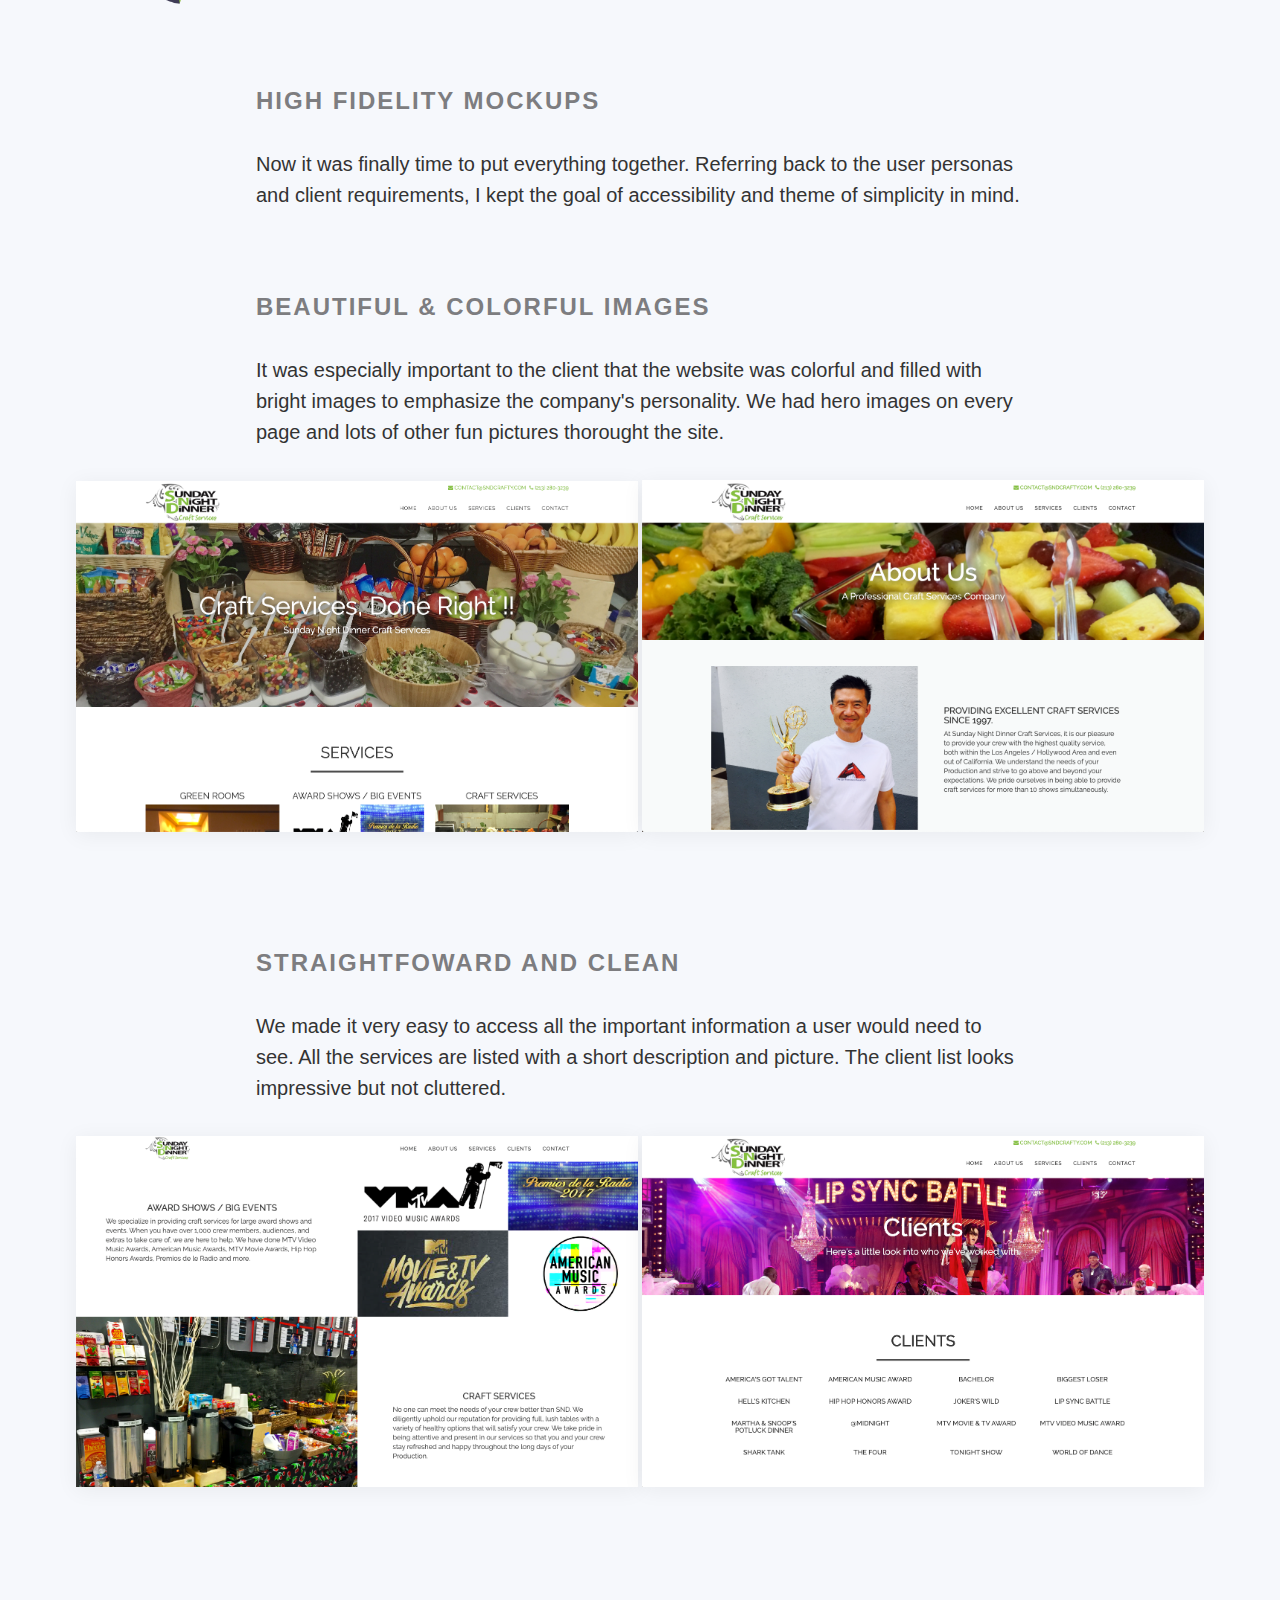
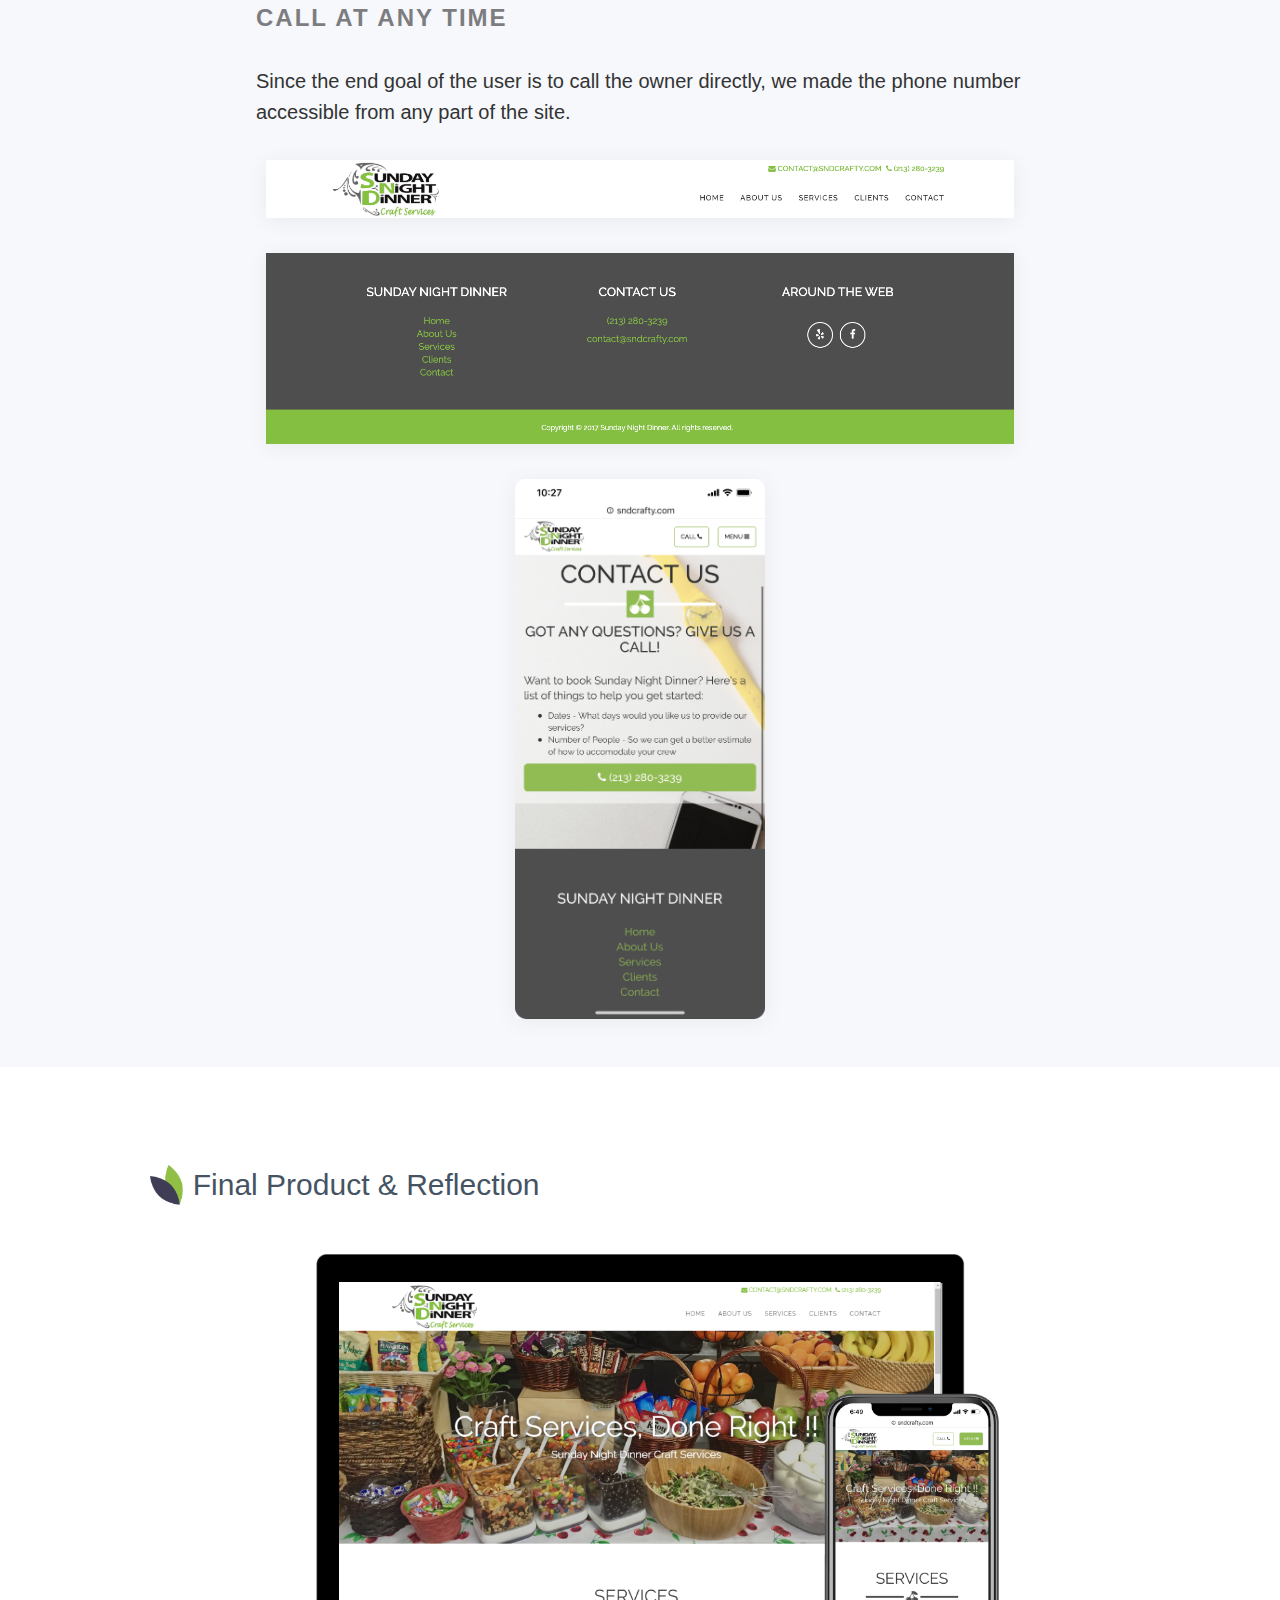
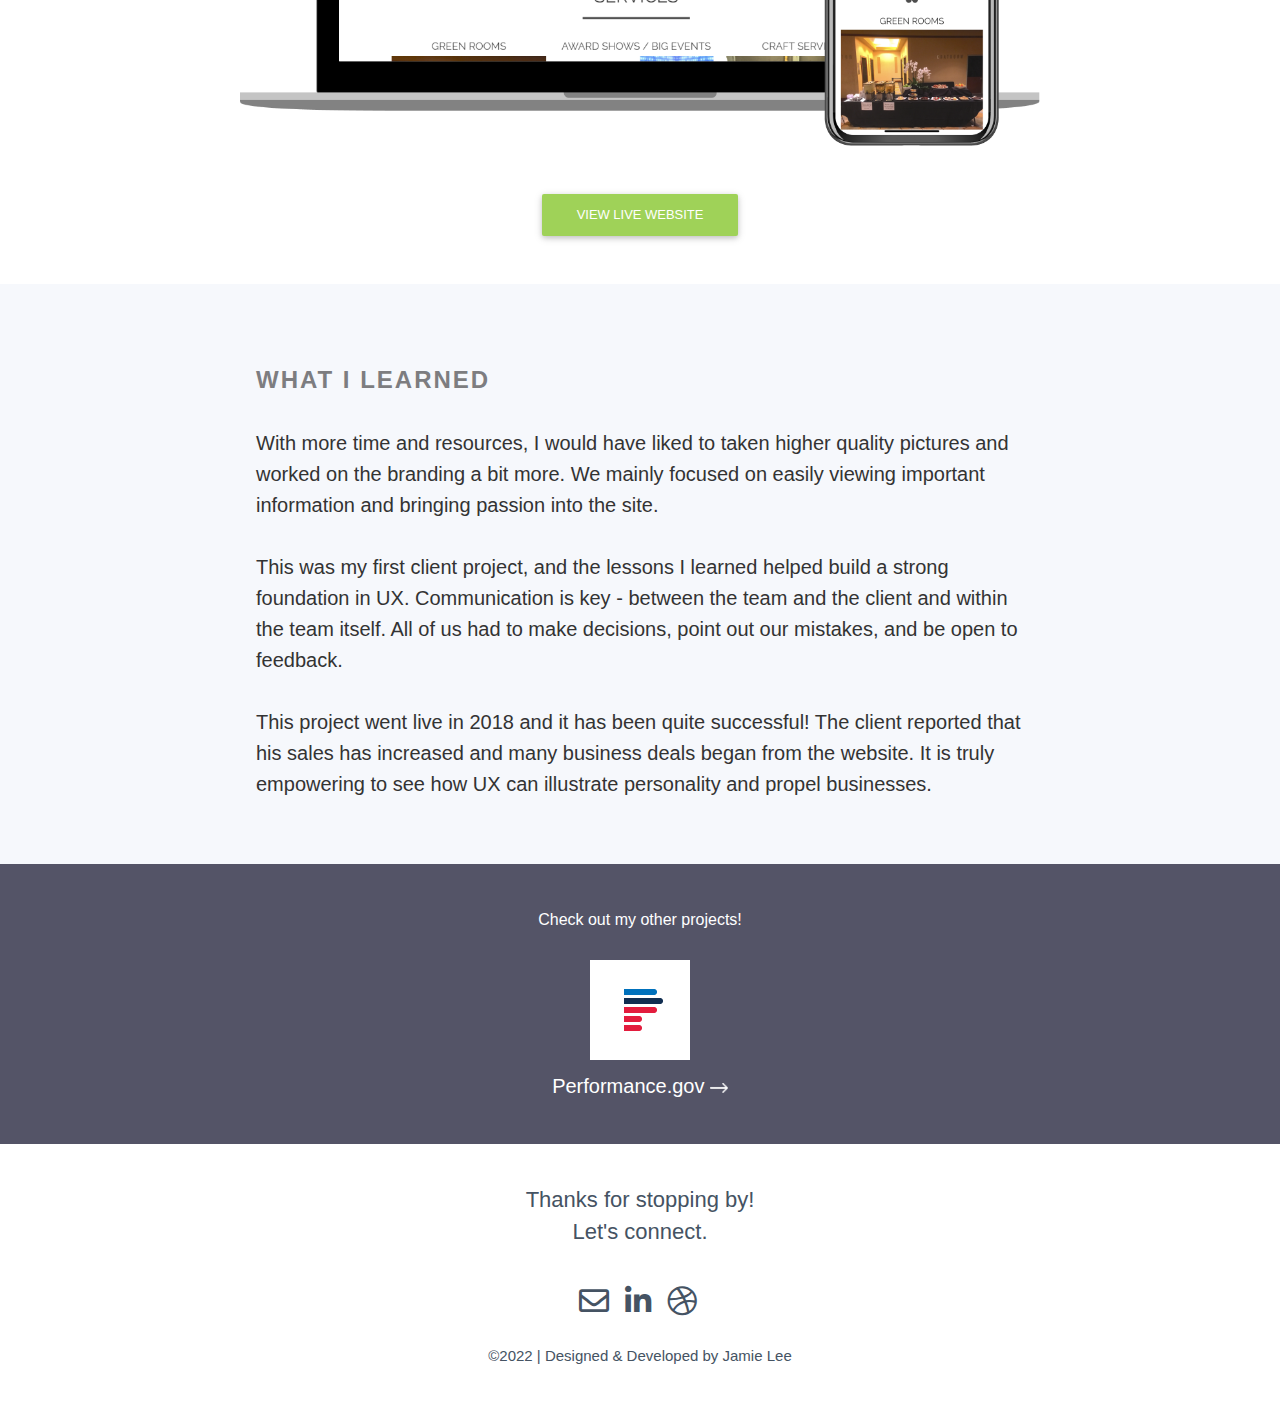
<file: snd.html>
<!DOCTYPE html>
<html>
<head>
  <title>Jamie Lee</title>
  <meta charset="UTF-8">
  <meta name="viewport" content="width=device-width, initial-scale=1, shrink-to-fit=no">
  <meta http-equiv="x-ua-compatible" content="ie=edge">
  <link rel="stylesheet" href="css/reset.css">
  <!-- MY ICON -->
  <link rel="icon" href="img/about/j2.png" type="image/x-icon">
  <!-- Font Awesome -->
  <link rel="stylesheet" href="https://use.fontawesome.com/releases/v5.11.2/css/all.css">


  <!-- Font Awesome -->
  <link href="https://maxcdn.bootstrapcdn.com/font-awesome/4.7.0/css/font-awesome.min.css" rel="stylesheet">

  <!-- Google Font  -->
  <link href="https://fonts.googleapis.com/css?family=IBM+Plex+Sans:300,400|Nunito+Sans&display=swap" rel="stylesheet">
  <link href="https://fonts.googleapis.com/css?family=Roboto&display=swap" rel="stylesheet">
  <!-- <link href="https://fonts.googleapis.com/css?family=DM+Sans&display=swap" rel="stylesheet">
 -->


  <!-- Custom Styles -->
  <link rel="stylesheet" href="css/style.css">
  <link rel="stylesheet" href="css/snd.css">

  <script src="https://ajax.googleapis.com/ajax/libs/jquery/3.4.1/jquery.min.js"></script>

</head>



<body>

  <!--Navbar-->
  <div class="nav sticky">
    <nav class="navbar navbar-light">
      <div class="container">
        <a class="navbar-brand" href="index.html">
            jamie lee
        <div class="desktop container">

          <ul class="navbar-nav mr-auto">
            <li class="nav-item">
              <a class="nav-link current" href="index.html">work</a>
            </li>
            <li class="nav-item">
              <a class="nav-link" href="img/JamieLeeCVSep2024.pdf" target="_blank">CV</a>
            </li>
            <li class="nav-item">
              <a class="nav-link" href="about.html">about</a>
            </li>
          </ul>
        </div>

        <div class="mobile">
          <span style="font-size:30px;cursor:pointer" onclick="openNav()">&#9776; </span>
          <div id="myNav" class="overlay">
            <a href="javascript:void(0)" class="closebtn" onclick="closeNav()">&times;</a>
            <div class="overlay-content">
              <a class="nav-link" href="index.html">work</a>
              <a class="nav-link" href="img/JamieLeeCVSep2024.pdf" target="_blank">CV</a>
              <a class="nav-link" href="about.html">about</a>
            </div>
          </div>
        </div>

      </div>
    </nav>
  </div>


    <div class="hero" id="snd">
      <div class="text-center">
        <h2 class="title snd-h2">Sunday Night Dinner</h2>
      </div>
    </div>

    <section>
      <main>
        <div class="section">
          <div class="widgets">
            <div class="widget">
              <img src="img/icons/role.svg" class="icon widget-icon">
              <h5>Design Role</h5>
              <ul>
                <li>UX Research</li>
                <li>UX Design</li>
                <li>Visual Design</li>
              </ul>
            </div>
            <div class="widget">
              <img src="img/icons/deliverables.svg" class="icon widget-icon">
              <h5>Deliverables</h5>
              <ul>
                <li>User Interviews</li>
                <li>User Stories</li>
                <li>Competitive Analysis</li>
                <li>Prototype</li>
              </ul>
            </div>
            <div class="widget">
              <img src="img/icons/specs.svg" class="icon widget-icon">
              <h5>Specs</h5>
              <ul>
                <li><strong>Duration</strong></li>
                <li>3 months</li>
                <li><strong>Tools</strong></li>
                <li>Sketch</li>
              </ul>
            </div>
          </div>
        </div>

        <!-- <a href="#snd"><button id="top" title="Go to top"><i class="fas fa-chevron-up"></i></button></a> -->

        <div class="intro">
          <article class="problem">
            <div class="problem-content-snd">
              <div class="project-title">The Challenge</div>
              <div class="project-text">Sunday Night Dinner is a Hollywood-based craft services company owned and managed by James Lee, an ambitious and successful entrepreneur. Since the company has been around since 1997, James sought out to redesign the SND's website to emphasize his passion as well as his beautiful crafty tables and other offered services. I worked on a team of four to deliver mockups, prototypes, and a responsive functional website.
                <br>
                <br>
                Our client was interested in getting users to visit the newly redesigned website to get more information about the services provided and to directly call him for business deals. Since the old website was entirely outdated and only partly functional, the client welcomed the idea of a complete rebranding of the website using their logo as the basis.
              </div>
              <img src="img/snd/sndfinalsol.png" class="img-landing-snd">
              <div class="project-title">The Solution</div>
              <div class="project-text">
                We first focused on gathering all the research about the client and the target audience. With the client's goals and expectations in mind, we came up with a sophisticated, clean website that allows people to easily look up services offered and to call James quickly and directly.
              </div>
              <a href="http://sndcrafty.com/index.html" target="_blank"><button class="main-button btn btn-primary">View Live Website</button></a>
            </div>

          </article>
        </div>

        <!-- Discovery -->
        <div class="section discovery">

          <div class="chapter">
            <img src="img/icons/leaf-snd.png" class="leaf">
            <div class="chapter-title">Discovery</div>
            <!-- <img src="img/discover1.png" class="img-illustration"> -->
          </div>

          <div class="text-container">
            <div class="project-title">Interviewing the users</div>
            <div class="project-text">We conducted a series of 10 interviews to gain a better understanding of how the craft service hiring process happens. Our goal was to determine basic pain points when hiring a craft service company and what information is essential. We gathered some useful feedback about how production managers go about hiring a craft service company, what they look for, and what their expectations are. Some of the questions we asked were:
              <br><br>
              <ul>
                <li>What quality of a craft services company do you find most important?</li>
                <li>What specific services have you previously chosen to hire from a craft company before?</li>
                <li>How did you hear about certain craft companies?</li>
                <li>What is the process like to book their services?</li>
                <li>How often do you hire crafting services?</li>
              </ul>
              <br>
              Here are a few direct quotes:
              <br>
              <br>
              <div class="quote">"We specifically look at types of services and the food. We want the crew to be happy."
                <br>
                <br>
                "Professionalism and presentation are the most important qualities."
                <br>
                <br>
                "It's important for me to see if the craft company has healthy options."
              </div>
            </div>
          </div>



          <div class="userpersona">
            <div class="text-container">
              <div class="project-title">User Personas</div>
              <div class="project-text">From the interviews, we found that there were three major client groups: Production Managers, Event Coordinators, and Yelpers. Understanding the target audience groups helped us further narrow down their needs and goals. Two personas emerged and we used them to guide us thoroughout the rest of the project.</div>
            </div>
            <div class="img-container">
              <img src="img/snd/personas-beth.png" class="img-persona">
              <img src="img/snd/personas-lydia.png" class="img-persona">
            </div>
          </div>

          <div class="comp-analysis">
            <div class="text-container">
              <div class="project-title">Competitive Analysis</div>
              <div class="project-text">Next was understanding the competition. While Google Drive, Dropbox, and Pinterest are three very reputable companies, there is always room for improvement. I noticed that files could get quickly cluttered and disorganized. </div>
            </div>
            <div class="img-container">
              <img src="img/snd/comp1-snd.png" class="img-comp">
              <img src="img/snd/comp2-snd.png" class="img-comp">
              <img src="img/snd/comp3-snd.png" class="img-comp">
            </div>
            <div class="text-container">
              <div class="project-text">
                For Sunday Night Dinner to stand out against the competition, it would need these distinguishing features:
                <ol>
                  <li>An outstanding, reliable, trustworthy, and clean design</li>
                  <li>Ability to directly call the owner</li>
                  <li>Accessible on all devices</li>
                </ol>
                <a href="https://docs.google.com/presentation/d/1hwhSwgvLNLJWcMT5lDd9uSOUBgcQiBVowgLBsbnxs-w/edit?usp=sharing" target="_blank"><button class="main-button btn btn-primary">View Competitive Analysis</button></a>
              </div>
            </div>
          </div>



        </div>

        <div class="section info-arch">
          <div class="chapter">
            <img src="img/icons/leaf-snd.png" class="leaf">
            <div class="chapter-title">Information Architecture</div>
          </div>

          <!-- User Stories and User Flows -->
          <div class="userscenario">
            <div class="text-container">
              <div class="project-title">User Scenarios, Use Cases, & Features/Functionality</div>
              <div class="project-text">With the diverse amount of data gathered, we were able to create many different user scenarios and use cases that we could potentially incorporate into the development of the SND website. We were also able to extract specific features and functionalities that we thought were necessary to have in order to create a website that all users can be happy with.</div>
            </div>
            <div class="img-container">
              <img src="img/snd/usecase-snd.png" class="img-usecase">
            </div>
            <a href="https://docs.google.com/document/d/1INXL5coETv1-YP6JqPrgtO_uhY4q1HJGGwuYrgkyXVs/edit?usp=sharing" target="_blank"><button class="main-button btn btn-primary">View User Scenarios</button></a>

          </div>


          <div class="wireframe-section">
            <div class="text-container">
              <div class="project-title">Wireframing</div>
              <div class="project-text">In order to have a clear understanding of the website structure, we created a sitemap. We needed to make sure that the layout was straightfoward and that we weren't missing any parts before wireframing. We started off with very rough sketches of all the pages, and then we used Sketch to create the low fidelity wireframes.</div>
            </div>
            <div class="img-container wireframe-container">
              <img src="img/snd/paperwf-snd.png" class="img-wf-snd">
              <img src="img/snd/wireframe-snd.png" class="img-wf-snd">
            </div>
          </div>
        </div>



        <div class="section visual">
          <div class="chapter">
            <img src="img/icons/leaf-snd.png" class="leaf">
            <div class="chapter-title">Visual Design & Client Feedback</div>
          </div>

          <div class="hifi">
            <div class="text-container">
              <div class="project-title">High Fidelity Mockups</div>
              <div class="project-text">Now it was finally time to put everything together. Referring back to the user personas and client requirements, I kept the goal of accessibility and theme of simplicity in mind.</div>
            </div>
            <div class="text-container">
              <div class="project-title">Beautiful & colorful images</div>
              <div class="project-text">It was especially important to the client that the website was colorful and filled with bright images to emphasize the company's personality. We had hero images on every page and lots of other fun pictures thorought the site.</div>
            </div>
            <div class="img-container wireframe-container">
              <img src="img/snd/home-snd.png" class="sndfinal-1">
              <img src="img/snd/about-snd.png" class="sndfinal-1">
            </div>


            <div class="text-container">
              <div class="project-title">Straightfoward and Clean</div>
              <div class="project-text">We made it very easy to access all the important information a user would need to see. All the services are listed with a short description and picture. The client list looks impressive but not cluttered.</div>
            </div>
            <div class="img-container wireframe-container">
              <img src="img/snd/services2-snd.png" class="sndfinal-1">
              <img src="img/snd/clients-snd.png" class="sndfinal-1">
            </div>

            <div class="text-container">
              <div class="project-title">Call at any time</div>
              <div class="project-text">Since the end goal of the user is to call the owner directly, we made the phone number accessible from any part of the site. </div>
            </div>
            <div class="img-container wireframe-container">
              <img src="img/snd/nav-snd.png" class="sndfinal-2">
              <img src="img/snd/footer-snd.png" class="sndfinal-2">
              <img src="img/snd/mobilecall-snd.png" class="sndfinal-3">
            </div>

          </div>




        </div>

        <div class="section final">
          <div class="chapter">
            <img src="img/icons/leaf-snd.png" class="leaf">
            <div class="chapter-title">Final Product & Reflection</div>
          </div>

          <div class="img-container wireframe-container">
            <img src="img/snd/sndfinalsol.png" class="img-landing-snd">
            <a href="http://sndcrafty.com/index.html" target="_blank"><button class="main-button btn btn-primary">View Live Website</button></a>
          </div>
        </div>

        <div class="learning">
          <div class="text-container">
            <div class="project-title">What I learned</div>
            <div class="project-text">With more time and resources, I would have liked to taken higher quality pictures and worked on the branding a bit more. We mainly focused on easily viewing important information and bringing passion into the site.
              <br>
              <br>
              This was my first client project, and the lessons I learned helped build a strong foundation in UX. Communication is key - between the team and the client and within the team itself. All of us had to make decisions, point out our mistakes, and be open to feedback.
              <br>
              <br>
              This project went live in 2018 and it has been quite successful! The client reported that his sales has increased and many business deals began from the website. It is truly empowering to see how UX can illustrate personality and propel businesses.
            </div>
          </div>
        </div>


        <div class="other-projects">
          <h4>Check out my other projects!</h4>
          <div class="project-links">
            <a href="performance.html"><img src="img/icons/performancelogofooter.png" class="other-projects-img">Performance.gov <img src="img/icons/whitearrow.png" class="arrow"></a>
          </div>

        </div>


      </main>


    </section>



    <footer class="footer">
      <div class="container">
        <div class="row">
          <div class="col-md-12">
            <div class="mb-5 flex-center">
              <div class="footer-title">
                <div class="footer1">Thanks for stopping by!</div>
                <div class="footer2">Let's connect.</div>
              </div>
              <ul class="footer-ul">
                <li class="footer-li">
                  <a class="social" href="mailto:jamielee3136@gmail.com">
                    <i class="far fa-envelope"></i>
                  </a>
                </li>
                <li class="footer-li">
                  <a class="social" href="https://www.linkedin.com/in/jamielee3136/" target="_blank">
                    <i class="fab fa-linkedin-in"> </i>
                  </a>
                </li>
                <li class="footer-li">
                  <a class="social" href="https://dribbble.com/jama_lee" target="_blank">
                    <i class="fab fa-dribbble"> </i>
                  </a>
                </li>
              </ul>
              <div class="cc">©2022 | Designed & Developed by Jamie Lee </div>
            </div>
          </div>
        </div>
      </div>
    </footer>


    <script type="text/javascript" src="main.js"></script>

    <!-- Global site tag (gtag.js) - Google Analytics -->
    <script async src="https://www.googletagmanager.com/gtag/js?id=UA-74530942-2"></script>
    <script>
    window.dataLayer = window.dataLayer || [];
    function gtag(){dataLayer.push(arguments);}
    gtag('js', new Date());

    gtag('config', 'UA-74530942-2');
  </script>
</body>
</html>
</file>
<file: css/style.css>
html,
body,
header,
#intro {
  height: 100%;
  /* font-family: 'IBM Plex Sans', sans-serif; */
  /* font-family: 'Varela Round', sans-serif !important; */
  /* font-family: 'Nunito Sans', sans-serif !important; */
  font-family: 'DM Sans', sans-serif;
}

body {
  font-weight: 300 !important;
  width: 100%;
  min-height: 100%;
  margin: 0;
  color: #455363;
}

*,::after, ::before {
  box-sizing: border-box;
}

a {
  color: #3d8be4;
}

#intro {
  height: 75%;
  -webkit-background-size: cover;
  -moz-background-size: cover;
  -o-background-size: cover;
  background-size: cover;
}

#notely {
  height: 85%;
  background: url('../img/cover.png') no-repeat center center fixed;
  -webkit-background-size: cover;
  -moz-background-size: cover;
  -o-background-size: cover;
  background-size: cover;
  margin-top: 80px;
}

#work {
  height: 100%;
}


h3 {
  font-size: 34px;
  line-height: 40px;
  font-family: 'Roboto', sans-serif;
  font-weight: 400;
}

h5 {
  font-weight: bold;
}

h1, h2, h3, h4, h5, h6, p {
  padding: 0;
}

strong {
  font-weight: bold;
}

button {
  cursor: pointer;
}

.main-button {
  display: block;
  margin: 20px auto;
}

.btn {
  font-weight: 400;
  text-align: center;
  vertical-align: middle;
  text-transform: uppercase;
  word-wrap: break-word;
  white-space: normal;
  border: 0;
  border-radius: .125rem;
  box-shadow: 0 2px 5px 0 rgba(0,0,0,0.16), 0 2px 10px 0 rgba(0,0,0,0.12);
  transition: color 0.15s ease-in-out,background-color 0.15s ease-in-out,border-color 0.15s ease-in-out,box-shadow 0.15s ease-in-out,-webkit-box-shadow 0.15s ease-in-out;
  padding: .84rem 2.14rem;
  font-size: .81rem;
}

.btn-primary {
  background-color: #585BD2;
  color: white;
}

/* NAVIGATION  */
.navbar {
  box-shadow: none !important;
  font-weight: 400;
  position: relative;
  display: flex;
  flex-wrap: wrap;
  align-items: center;
  justify-content: space-between;
  padding: .5rem 1rem;
}

.nav-link {
  margin-left: 30px;
}

.current {
  border-top: 4px solid #3d8be4;
  color: black !important;
}

.nav-link:hover {
  border-top: 4px solid #3d8be4;

}

.mobile {
  display: none;
}

.nav {
  background-color: rgba(255,255,255,.98);
  box-shadow: 0 1px 3px rgb(0 0 0 / 8%);
  z-index: 1000;
  width: 100%;
  position: fixed;
  top: 0;
}

.navbar-nav {
  flex-direction: row;
}

.navbar > .container {
  display: flex;
  flex-wrap: wrap;
  align-items: center;
  justify-content: space-between;
  width: 100%;
  padding: 0 30px;
  margin: 0 auto;
}

.navbar-brand {
  color: rgba(0,0,0,.9);
  display: inline-block;
  padding-top: .3125rem;
  padding-bottom: .3125rem;
  margin-right: 1rem;
  line-height: inherit;
  white-space: nowrap;
}

.navbar-brand img {
  width: 50px;
  padding-right: 3px;
}

.navbar a {
  font-size: 20px;
  text-decoration: none;
  cursor:p pointer;
  transition: all 0.2s ease-in-out;
  background-color: transparent;
  vertical-align: middle;
  margin-top: 26px;
}

.nav-item {
  font-family: 'DM Sans', sans-serif !important;
}


.mr-auto {
  margin-right: auto !important;
}

.navbar-nav {
    display: flex;
    padding-left: 0;
    margin-bottom: 0;
    list-style: none;
}



/* MAKING FIXED NAV */
/* .nav {
  position: fixed;
  top: 0;
  left: 0;
  right: 0;
  background-color: white;
  z-index: 99;
} */

.view {
  position: relative;
  overflow: hidden;
  cursor: default;
}

.container-intro {
  align-items: center;
  justify-content: center;
  display: flex;
  height: 700px;
  max-width: 1160px;
  padding: 0 3rem;
  margin-right: auto;
  margin-left: auto;
}

.row-intro {
  width: 100%;
  justify-content: center;
  display: inline-grid;
  padding-top: 200px;
  margin-left: -15px;
  margin-right: -15px;
}


.heading {
  margin-bottom: .5rem !important;
  padding-top: 3rem;
  font-weight: 700;
  line-height: 1.2;
  text-align: left;

}

.my-4 {
  margin-bottom: 1.5rem;
  margin-top: 1.5rem;
  font-weight: 300;
  text-align: left;
}

.my-4 a {
  text-decoration: underline;
}
.mask-intro {
  background-color: white;
}



.see-work {
  flex-direction: row;
  display: flex;
  padding-bottom: 3rem;
  padding-top: 3rem;
  margin: auto;
}

.see-work li {
  padding: 0 40px 0 40px;
}

.see-work a, .see-work i {
  margin: auto;
}

a {
  text-decoration: none;
  cursor: pointer;
  transition: all 0.2s ease-in-out;
}

.link:hover{
  border-bottom: 2px solid #3d8be4;
}

.work {
  background-color: #F6F8FC;
  padding: 150px 2em 10px 2em;
}

.main-container{
  max-width: 1160px;
  margin: 0 auto;
  padding: 0 2rem;
}

.work-container {
  display: flex;
  flex-grow: 1;
  height: 340px;
  width: 100%;
  margin-bottom: 5rem;
  transition: all 0.4s ease;
}
.work-container:hover {
  box-shadow: 0 10px 20px #bfbfbf;
  transform: translate(0, -5px);

}
.work-preview {
  flex-basis: 50%;
  flex-shrink: 0;
  position: relative;
}

.work-container .work-preview img {
  object-fit: cover;
    width: 100%;
    height: 100%;
    position: absolute;
}

.work-details {
  padding: 3rem;
  box-sizing: border-box;
  background-color: white;
}

.year {
  color: #7D7D80;
  font-size: 14px;
  letter-spacing: 1;
  margin-bottom: 2rem;
}

.work-title {
  color: #333;
  font-size: 30px;
  line-height: 1.2;
  font-weight: 600;

}

.work-subtitle {
  color: #646466;
  font-size: 20px;
  font-weight: 400;
  margin-bottom: 24px;
  line-height: 26px;
}

.work-body {
  color: #646466;
  line-height: 24px;
}







.mask-notely {
  height: 100%;
}

.width {
  width: 900px;
}

.btn-primary {
  background-color: #585BD2 !important;
}

header {
  justify-content: center;
  text-align: center;
  /* margin-top: 64px !important; */
}


.footer {
  background-color: white;
  bottom: 0;
  padding: 0.5rem;
  width: 100%;
  z-index: 1;
}

footer.footer > ul {
  margin: auto;
}

.footer-title {
  padding-top: 2rem;
  padding-bottom: 2rem;
  text-align: center;
}

.footer-ul {
  text-align: center;
  padding-left: 0;
  list-style: none;
  margin-top: 0;
  margin-bottom: .5rem;
}

.footer-li {
  margin-right: .5rem;
  margin-bottom: 1rem;
  display: inline-block;
  list-style: none;
}

.social {
  color: inherit;
  text-decoration: none;
  margin-left: .25rem !important;
}

.cc {
  text-align: center;
  padding-bottom: 3rem;
}


.nav-items li {
  float: right;
  padding: 20px 2%;
}

.nav-items a {
  color: #F3E8CB;
}

.main-button {
  display: block;
  margin: 3rem auto;
}


.other-projects {
  text-align: center;
  background-color: #545467;
  color: white;
  padding: 3rem 0;
}

.project-links {
  padding-top: 2rem;
  font-size: 20px;
}

.project-links a {
  padding: 0 5rem;
  color: white;
}

.other-projects-img {
  width: 100px;
  display: block;
  margin: auto;
  padding-bottom: 1rem;
}

.arrow {
  height: 10px;
}

/* NOTELY */

.container-fluid {
  width: 100%;
  padding: 0 15px;
  margin: 0 auto;
  height: 100%;
}

.d-flex {
  display: flex !important;
}

.justify-content-center {
  justify-content: center;
}

.align-items-center {
  align-items: center;
}

.text-center {
  text-align: center;
}

.title {
  font-weight: 700;
  font-size: 3.3rem;
  line-height: 1.2;
  margin: 0;
  font-family: 'Roboto', sans-serif;
  padding: 0;
  color: #333;
}


.chapter {
  display: flex;
  align-items: center;
  justify-content: flex-start;
  margin: 5rem auto 5rem 5rem;
  padding-top: 5rem;
}

.chapter-title {
  margin-right: 50px;
  font-size: 32px;
  font-weight: 500;
  margin: 20px 0;
  text-align: center;
}

.leaf {
  height: 40px;
  margin: 0 10px;
}

.discovery {
  background-color: #F6F8FC;
  padding-top: 1rem;
}

.finalsol {
  margin: 2rem auto;
}
.img-responsive {
  width: 55%;
  position: relative;
  display: block;
}

.img-landing {
  width: 40%;
  margin-right: 5rem;
  margin-top: 5rem;
  position: absolute;
  display: block;
  right: 1rem;
  box-shadow: 0 3px 21px rgba(0, 0, 0, 0.06);
}

.img-persona {
  display: inline-block;
  width: 40%;
  margin: 40px auto;
  box-shadow: 0 3px 20px rgba(0, 0, 0, 0.06);
}

.img-container {
  text-align: center;
}

.img-comp {
  width: 27%;
  margin: 20px;
  margin-bottom: 5rem;
  box-shadow: 0 3px 20px rgba(0, 0, 0, 0.06);
}

.img-flow {
  width: 80%;
  box-shadow: 0 3px 20px rgba(0, 0, 0, 0.06);
  margin: 30px auto;
  display: block;
}

.img-wf {
  width: 49%;
}

.img-mood {
  width: 40%;
  padding-top: 3rem;
  margin-right: 6rem;
}

.img-logo{
  width: 45%;
  margin-left: 5rem;
  margin-top: 4rem;
}

.img-brand{
  width: 7%;
  margin-top: 11rem;
  margin: 11rem 5rem 0 5rem;
}

.img-ab {
  width: 90%;
  display: block;
  margin: auto;
  box-shadow: 0 3px 20px rgba(0, 0, 0, 0.06);
  margin-bottom: 3rem;
}

.icon {
  display: block;
  margin: auto;
  padding-top: 5rem;
  padding-bottom: 2rem;
}


.header-content{
  text-align: left;
  margin: auto;
  width: 60%;
}

.widgets {
  display: flex;
  margin-bottom: 8%;
  max-width: 80%;
  margin: auto;
}

.widget {
  text-align: center;
  position: relative;
  flex: 1;
  margin: 0 30px;
}

.widget ul {
  list-style-type: none;
  font-size: 20px;
  line-height: 38px;
  margin: 0;
  padding: 0;
}

.widget h5 {
  font-size: 32px;
}

ol {
  counter-reset: li;
  max-width: 60rem;
  max-width: 68rem;
  margin-left: auto;
  margin-right: auto;
  padding: 2rem;
  text-align: left;
}

li {
  font-size: 22px;
  /* font-family: 'Nunito Sans', sans-serif; */
  line-height: 2.8rem;
  font-color: #333;
}

ol > li {
  display: flex;
  counter-increment: li;
  margin-bottom: 1rem;
}

ol > li::before {
  content: counter(li);
  display: inline-block;
  color: #FFFFFF;
  font-family: 'Nunito Sans';
  background-color: #585BD2;
  border-radius: 50%;
  margin-right: 0.7rem;
  text-align: center;
  width: 2.5rem;
  height: 2.5rem;
  flex-shrink: 0;
}

.intro {
  display: flex;
  margin: 0 auto;
  flex-direction: column;
  align-items: center;
  justify-content: center;
  padding-top: 5rem;
}

.problem {
  display: flex;
  flex-direction: row;
  margin: 0;
  align-items: flex-start;
  justify-content: space-between;
}

.problem-content {
  padding: 2rem 5rem 2rem 5rem;
  width: 50%;
}

.text-container {
  margin: 0 auto;
  max-width: 800px;
}

/* .section-title {
font-size: 22px;
font-weight: 600;
margin: 20px 0;
text-align: center;
} */
.project-title {
  font-size: 26px;
  font-weight: 600;
  letter-spacing: 2px;
  color: #7D7D80;
  text-transform: uppercase;
  margin-bottom: 2rem;
  margin-top: 2rem;
  display: inline-block;
  font-family: 'Oswald', sans-serif;
}

.project-text {
  color: #333;
  font-size: 22px;
  line-height: 36px;
  margin-bottom: 3rem;
}

.key-insights {
  text-align: center;
}

.key-insights-title {
  font-family: 'IBM Plex Sans', sans-serif !important;
  text-transform: none;
  text-align: center;
  color: #2869E1;
}

.userpersona {
  padding-bottom: 3rem;
}
.userflows {
  margin-bottom: 6rem;
}

.wireframe-section {
  background-color: #F6F8FC;
  padding: 5rem 0;
}

.wireframe-container {
  padding: 1rem;
  padding-bottom: 5rem;
  margin-bottom: 5rem;

}

.u-test {
  background-color: #F6F8FC;
  padding-top: 5rem;
  padding-bottom: 5rem;
}

.visual {
  background-color: #F6F8FC;
  padding-top: 5rem;
}

.ab-test {
  background-color: white;
  padding-top: 5rem;
}

.ab-text {
  font-size: 17px;
  text-align: center;
  font-weight: 700;
  padding-bottom: 7rem;
}

.test-title {
  font-size: 22px;
  text-align: center;
  font-weight: 700;
  margin-top: 3rem;
  margin-bottom: 3rem;
}

.test-text {
  text-align: center !important;
  margin-bottom: 5rem;
}

.rect-survey {
  background-color: #FFFFFF;
  width: 800px;
  display: grid;
  grid-template-columns: repeat(auto-fit, minmax(200px, auto));
  grid-gap: 5rem;
  box-shadow: 0 3px 21px rgba(0, 0, 0, 0.06);
  border-radius: 8px;
  padding: 5rem;
  margin: auto;
  margin-bottom: 5rem;
}

.percent-number {
  font-family: 'Nunito Sans', sans-serif;
  font-size: 30px;
  font-weight: 600;
  color: #6C63FF;
}

.percent-text {
  font-family: 'Nunito Sans', sans-serif;
  font-size: 22px;
  color: #333;
  font-weight: 300;
  line-height: 30px;
}

.comp-analysis{
  background-color: white;
  padding: 5rem 0;
  margin: 5rem 0;
}

.mood-problem-content {
  padding: 2rem 3rem 2rem 7rem;
  width: 55%;
}

.hifi-2 {
  padding-top: 5rem;
}

/* ABOUT */

  .img-about {
    margin: auto;
    position: initial;
    display: block;
    width: 80%;
  }

  .img-about.lg {
    display: none;
  }

  .about-container {
    padding: 100px 15px;
  }

  .about-row {
    margin-top: 0;
    display: block;
  }

  .about-col-1 {
    width: 100%;
  }

  .about-col-2 {
    width: 100%;
  }

  .rightside-content {
    margin: 0;
  }

  .about-h4 {
    border-left: 6px solid #3d8be4;
    padding-left: 1.4rem;
    margin-bottom: 1rem;
  }

  .rightside-content {
    border-left: 1px solid #455363;
    margin: 2rem 0;
    padding: 0 2rem;
  }

  .rightside-content h4 {
    margin: 25px 0;
  }

  .rightside-content a {
    color: #3d8be4;
  }

  .highlight {
    background-image: linear-gradient(to right, #3d8be440 50%, #3d8be440 50%);
  }

.project-links a{
  display: block;
}

/* Extra small devices (phones, 600px and down) */
@media only screen and (max-width: 600px) {

  /* HOME PAGE */
  h4 {
    font-size: 22px;
    line-height: 30px;
  }

  .mb-2 {
    font-size: 40px;
  }

  .emoji {
    font-size: 70px;
  }

  #intro {
    height: 85%;
  }

  .work-title {
    font-size: 30px;
  }

  .work-subtitle {
    font-size: 20px;
    margin-top: 5px;
  }

  .other-projects {
    text-align: center;
    padding: 2rem 0;
  }

  .project-links {
    padding-top: 1rem;
    font-size: 17px;
    line-height: 35px;
  }

.footer-title {
  font-size: 18px;
  line-height: 24px;
}


  /* NAV BAR */
  .desktop {
    display: none;
  }

  .navbar-nav {
    text-align: center;
  }

  .navar > .container {
    padding: 0 1rem;
  }

  .mobile {
    display: contents;
  }

  #myNav {
    display: none;
  }

  .nav-link {
    margin-left: 0;
  }

  .overlay {
    height: 0%;
    width: 100%;
    position: fixed;
    z-index: 1;
    top: 0;
    left: 0;
    background-color: rgb(0,0,0);
    background-color: rgba(0,0,0, 0.9);
    overflow-y: hidden;
    transition: 0.5s;
  }

  .overlay-content {
    position: relative;
    top: 25%;
    width: 100%;
    text-align: center;
    margin-top: 30px;
  }

  .overlay a {
    padding: 8px;
    text-decoration: none;
    font-size: 36px;
    color: #818181;
    display: block;
    transition: 0.3s;
  }

  .overlay a:hover, .overlay a:focus {
    color: #f1f1f1;
  }

  .overlay .closebtn {
    position: absolute;
    top: 20px;
    right: 45px;
    font-size: 60px;
  }

  .flex-center {
    display: grid;
  }



  /* NOTELY */
  #notely {
    height: 70%;
    background-size: 600px 500px !important;
    background: url(../img/cover.png) center center fixed;

  }

  .mask-notely {
    height: 90%;
  }

  .title {
    margin-top: 5rem;
  }

  .view h3 {
    line-height: 38px;
  }

  /* SECTION */
  .section {
    padding-bottom: 1rem;
    margin-bottom: 1rem;
  }

  .widgets {
    display: block;
  }

  .widget h5 {
    font-size: 28px;
  }

  /* PROBLEM SOL */
  .intro {
    display: block;
  }

  .problem {
    display: block;
  }

  .problem-content {
    padding: 1rem;
    width: 340px;
    margin: auto;
  }

  .img-landing {
    width: 75%;
    display: block;
    margin: auto;
    position: initial;
    box-shadow: 0 3px 21px rgba(0, 0, 0, 0.06);
  }

  .project-title {
    font-size: 22px;
    line-height: 32px;
  }

  .project-text {
    font-size: 18px;
    line-height: 30px;
    margin-bottom: 1rem;
  }

  .text-container {
    width: 300px;
    padding: 1rem;
  }

  .chapter-title {
    font-size: 24px;
    line-height: 35px;
    text-align: left;
  }

  .chapter {
    max-width: 300px;
    margin: auto;
  }

  .rect-survey {
    width: 300px;
  }

  li {
    font-size: 18px;
    line-height: 30px;
  }

  .img-container {
    margin-bottom: 2rem;
  }
  .img-comp {
    width: 300px;
    margin-bottom: .5rem;
  }
  .img-persona {
    width: 300px;
    margin: 1rem auto;
  }

  .img-flow {
    width: 300px;
    margin: 1rem auto;
  }

  .img-wf {
    width: 340px;
  }

  .wireframe-section {
    padding: 2rem 0;
  }

  .wireframe-container {
    padding: 0;
  }

  .u-test {
    padding: 0 0 2rem 0;
  }

  .mood-problem-content {
    width: 300px;
    margin: auto;
    padding: 1rem;
  }

  .img-mood {
    display: block;
    width: 300px;
    margin: auto;
    padding: 0;
  }

  .img-logo {
    display: block;
    width: 300px;
    margin: auto;
  }

  .img-brand {
    display: block;
    width: 15%;
    margin: 0 auto;

  }

  .hifi {
    padding: 1rem;
  }

  .ab-test {
    padding-top: 0;
  }

  .ab-text {
    padding-bottom: 5rem;
  }

  .img-ab {
    width: 300px;
    margin-bottom: 1rem;
  }

  .test-title {
    line-height: 30px;
    margin-bottom: 1rem;
  }

  .learning {
    background-color: #F6F8FC;
    padding: 1rem 0;
    margin: 0;
  }




/* ABOUT */

  .img-about {
    margin: auto;
    position: initial;
    display: block;
    width: 80%;
  }

  .img-about.lg {
    display: none;
  }

  .about-container {
    padding: 7rem 2rem;
  }

  .about-row {
    margin-top: 0;
    display: block;
  }

  .about-col-1 {
    width: 100%;
  }

  .about-col-2 {
    width: 100%;
  }

  .about-group p {
    line-height: 25px;
  }

  .rightside-content {
    margin: 0;
  }

  .footer {
    background-color: white;
    bottom: 0;
    padding: 0.5rem;
    width: 100%;
    z-index: 1;
  }

  #top {
    display: none;
    position: fixed;
    bottom: 20px;
    right: 30px;
    z-index: 99;
    font-size: 18px;
    color: white;
    padding: 15px;
    border-radius: 4px;
    box-shadow: 0 0 10px rgba(0, 0, 0, 0.05);
    background-color: rgba(88, 91, 210, .50);
    border: none;

  }

  #top:hover{
    background-color: rgba(88, 91, 210, .80);
  }

}

/* Small devices (portrait tablets and large phones, 600px and up) */
@media only screen and (min-width: 600px) {
  /* NAV */
  .mobile {
    display: none;
  }
  .navbar-nav {
    flex-direction: row;
  }

  .nav-link {
    padding-right: 6px;
    padding-left: 6px;
  }

  .nav-item {
    display: in-block;
    list-style: outside none none;

  }

  .nav-link {
    color: rgba(0, 0, 0, 0.5);
  }

  .nav-link a:before, .nav-link a:after {
    position: absolute;
    -webkit-transition: all 0.35s ease;
    transition: all 0.35s ease;
  }

  .link a:before, .link a:after {
    position: absolute;
    -webkit-transition: all 0.35s ease;
    transition: all 0.35s ease;
  }

  .mb-2 {
    font-size: 40px;
  }

  .emoji {
    font-size: 70px;
  }

  .my-4 {
    width: 100%;
    font-size: 25px;
    line-height: 38px;
  }

  .flex-center {
    display: grid;
  }

  .footer-title {
    text-align: center;
  }

  #top {
    display: none;
    position: fixed;
    bottom: 20px;
    right: 30px;
    z-index: 99;
    font-size: 18px;
    color: white;
    padding: 15px;
    border-radius: 4px;
    box-shadow: 0 0 10px rgba(0, 0, 0, 0.05);
    background-color: rgba(88, 91, 210, .50);
    border: none;

  }

  #top:hover{
    background-color: rgba(88, 91, 210, .80);
  }

  /* NOTELY */
  .widgets {
    width: 520px;
  }
  .widget h5 {
    font-size: 20px;
    line-height: 30px;
  }
  li {
    font-size: 17px;

  }

  .problem {
    display: block;
  }

  .problem-content {
    padding: 1rem;
    width: 540px;
    margin: auto;
  }

  .img-landing {
    width: 540px;
    display: block;
    margin: auto;
    position: initial;
    box-shadow: 0 3px 21px rgba(0, 0, 0, 0.06);
  }

  .project-title {
    font-size: 24px;
    line-height: 32px;
  }

  .project-text {
    font-size: 20px;
    line-height: 31px;
    margin-bottom: 1rem;
  }

  .text-container {
    width: 540px;
    padding: 1rem;
  }

  .chapter-title {
    font-size: 30px;
    line-height: 35px;
  }

  .chapter {
    width: 540px;
    margin: auto;
  }

  .rect-survey {
    width: 540px;
  }

  .img-container {
    margin-bottom: 2rem;
  }
  .img-comp {
    width: 340px;
    margin-bottom: .5rem;
  }

  .img-persona {
    width: 340px;
    margin: 1rem auto;
  }

  .img-flow {
    width: 540px;
    margin: 1rem auto;
  }

  .img-wf {
    width: 540px;
  }

  .wireframe-section {
    padding: 2rem 0;
  }

  .wireframe-container {
    padding: 0;
  }

  .u-test {
    padding: 0 0 2rem 0;
  }

  .mood-problem-content {
    width: 540px;
    margin: auto;
    padding: 1rem;
  }

  .img-mood {
    display: block;
    width: 540px;
    margin: auto;
    padding: 0;
  }

  .img-logo {
    display: block;
    width: 540px;
    margin: auto;
  }

  .img-brand {
    display: block;
    width: 15%;
    margin: 0 auto;

  }

  .hifi {
    padding: 1rem;
  }

  .ab-test {
    padding-top: 0;
  }

  .ab-text {
    padding-bottom: 5rem;
  }

  .img-ab {
    width: 540px;
    margin-bottom: 1rem;
  }

  .test-title {
    line-height: 30px;
    margin-bottom: 1rem;
  }

  .learning {
    background-color: #F6F8FC;
    padding: 2rem 0;
    margin: 0;
  }


  /* ABOUT */

    .img-about {
      margin: auto;
      position: initial;
      display: block;
      width: 80%;
    }

    .img-about.lg {
      display: none;
    }

    .about-container {
      padding: 100px 15px;
    }

    .about-row {
      margin-top: 0;
      display: block;
    }

    .about-col-1 {
      width: 100%;
    }

    .about-col-2 {
      width: 100%;
    }

    .rightside-content {
      margin: 0;
    }

  .img-about.sm {
    display: block;
  }


}

/* Medium devices (landscape tablets, 768px and up) */
@media only screen and (min-width: 768px) {

  /* HOME PAGE */

  .mb-2 {
    font-size: 50px;
  }

  .emoji {
    font-size: 100px;
  }

  .my-4 {
    font-size: 35px;
    line-height: 50px;
  }

  .mobile {
    display: none;
  }

  .work-subtitle {
    margin-top: 7px;
  }

  .work-body {
    font-size: 20px;
    line-height: 28px;
  }

  /* ABOUT SECTION */
  .img-about {
    width: 90%;
    position: relative;
    margin-top: 5rem;
  }

  .img-about.sm {
    display: none;
  }

  .img-about.lg {
    display: block;
  }

  .h3 {
    margin-bottom: 5rem;
  }
  .about-container {
    margin: 0 auto;
    padding: 100px 15px;
    padding-bottom: 5rem;
  }

  .about-group {
    font-size: 18px;
    line-height: 32px;
  }

  .about-row {
    margin-top: 3rem;
    display: inline-flex;
  }

  .about-col-1 {
    float: none;
    width: 90%;
    margin: auto;
  }

  .about-col-2 {
    width: 50%;
    float: left;
    padding: 0 2rem;
  }

  .about-group {
    margin-top: 3rem;
  }

  .other-projects {
    text-align: center;
  }

  .project-links {
    padding-top: 2rem;
    font-size: 20px;
  }

  .project-links a {
    padding: 0 5rem;
    color: white;
  }

  .arrow {
    height: 10px;
  }

  .footer-title {
    font-size: 20px;
    line-height: 26px;
  }

  .footer-li {
    font-size: 26px;
  }

  .cc {
    font-size: 15px;
  }

}

/* Large devices (laptops/desktops, 992px) */
@media only screen and (min-width: 992px) {

    /* NOTELY */
    .widgets {
      width: 800px;
    }
    .widget h5 {
      font-size: 26px;
      line-height: 30px;
    }
    li {
      font-size: 20px;
    }

    .intro {
      max-width: 1000px;
      padding-bottom: 8rem;
    }

    .problem {
      display: flex;
      flex-direction: row;
      margin: 0;
      align-items: flex-start;
      justify-content: space-between;
    }

    .problem-content {
      padding: 1rem;
      width: 50%;
      margin: 0;
    }

    .img-landing {
      max-width: 500px;
      min-width: 300px;
      width: 45%;
      margin-top: 5rem;
      float: left;
      display: block;
      right: 1rem;
      box-shadow: 0 3px 21px rgba(0, 0, 0, 0.06);
    }

    .project-title {
      font-size: 24px;
      line-height: 32px;
    }

    .project-text {
      font-size: 20px;
      line-height: 31px;
      margin-bottom: 1rem;
    }

    .text-container {
      width: 800px;
      margin: 0 auto;
    }

    .chapter-title {
      font-size: 30px;
      line-height: 35px;
    }

    .chapter {
      padding-top: 5rem;
      width: 1000px;
    }

    .rect-survey {
      width: 800px;
    }

    .img-container {
      margin-bottom: 2rem;
    }
    .img-comp {
      width: 27%;
      margin-bottom: 2rem;
    }

    .img-persona {
      width: 40%;
      margin: 3rem auto;
    }

    .img-flow {
      width: 80%;
      margin: 3rem auto;
    }

    .img-wf {
      width: 49%;
    }

    .wireframe-section {
      padding: 2rem 0;
    }

    .wireframe-container {
      padding: 0;
    }

    .u-test {
      padding: 0 0 2rem 0;
    }

    .mood-problem-content {
      width: 540px;
      margin: auto;
      padding: 1rem;
    }

    .img-mood {
      display: initial;
      width: 40%;
      margin: 6rem 2rem 2rem 3rem;
      padding: 0;
    }

    .img-logo {
      display: initial;
      width: 45%;
      margin: 5rem 0 0 0;
    }

    .img-brand {
      display: intial;
      width: 7%;
      margin: 6rem auto;

    }

    .hifi {
      padding: 1rem;
    }

    .ab-test {
      padding-top: 0;
    }

    .ab-text {
      padding-bottom: 5rem;
    }

    .img-ab {
      width: 90%;
      margin-bottom: 3rem;
    }

    .test-title {
      line-height: 30px;
      margin-bottom: 1rem;
    }



  /* ABOUT */

  .footer-title {
    font-size: 22px;
    line-height: 32px;
  }

  .footer-li {
    font-size: 30px;
  }





}

/* Extra large devices (large laptops and desktops, 1200px and up) */
@media only screen and (min-width: 1200px) {

  /* ABOUT */
  .about-col-1 {
    width: 70%;
  }


}

/* Screens smaller than 900px */
@media only screen and (max-width: 900px){

  .work-container {
    flex-direction: column;
    height: 100%;

  }

  .work-preview {
    padding-top: 58%;
    height: 0;
  }

  .work-container .work-preview img {
    top: 0;
    left: 0;
  }


  .about-container {
    width: 100%;
  }

}

/* Extra extra large devices (large desktops, 1600px and up) */
@media only screen and (min-width: 1600px) {


  /* NOTELY */
  .img-comp {
    width: 22%;
  }

  .img-persona {
    width: 30%;
  }

  .img-flow {
    width: 65%;
  }

  /* ABOUT */
  .about-col-1 {
    width: 70%;
  }


}
</file>
<file: css/hv.css>
#hv {
    height: 85%;
    background: url('../img/healthvana/hvbackground.png') no-repeat center center fixed;
    -webkit-background-size: cover;
    -moz-background-size: cover;
    -o-background-size: cover;
    background-size: cover;
    margin-top: 80px;
}

.hero {
    background: url(../img/healthvana/hvcover.png);
    height: 85%;
    background-position: center;
    background-repeat: no-repeat;
    background-size: cover;
    position: relative;
    text-align: center;
  }
  
  .btn-primary {
    background-color: #0071bc !important;
  }
  
  #top {
    background-color: rgba(0, 113, 188, .50);
  }
  
  #top:hover{
    background-color: rgba(0, 113, 188, .80);
  }

  .title {
    padding-bottom: 20px;
  }
  
  .spacer {
    padding-bottom: 7rem;
  }
  
  .discovery {
    padding-bottom: 5em;
  }
  
  .main-button {
    margin: 2em auto;
  }
  
  .img {
    display: block;
    margin: auto;
    box-shadow: 0 3px 21px rgba(0, 0, 0, 0.06);
  }

  .img-wf {
    display: block;
    margin: auto;
    box-shadow: 0 3px 21px rgba(0, 0, 0, 0.06);
    width: 90%;
  }

  .img-txt {
    padding: 1em 0 4em 0;
    font-style: italic;
    text-align: center;
  }
  
  .img-sm {
    width: 500px;
    box-shadow: 0 3px 21px rgba(0, 0, 0, 0.06);
    display: block;
    margin: auto;
    margin-top: 2em;
  }

  .img-container {
    padding-bottom: 0;
    margin: 0;
  }

  .img-persona {
    margin: 0;
  }
  
  .userflows {
    margin-bottom: 0;
  }
  
  .final {
    padding-bottom: 2em;
  }

  ul {
    list-style: circle;
    padding-left: 1em;
    font-family: 'DM Sans', sans-serif;
  }

  ol > li::before {
    background-color: #017F98;
  }

  .video {
    display: block;
    margin: auto;
  }

  .visual {
    padding: 0;
  }

  /* Extra small devices (phones, 600px and down) */
@media only screen and (max-width: 600px) {
    #hv {
        height: 70%;
        background-size: 600px 500px !important;
        background: url(../img/healthvana/hvbackground.png) center center fixed;
      }

      .chapter {
        padding-top: 2em;
      }
    
      .title {
        font-size: 2em;
      }

      h3 {
        font-size: 1.5em;
      }

      .img-responsive {
        width: 80%;
      }

      .problem {
        width: 300px;
        margin: auto;
      }

      .video {
        width: 300px;
      }

      .img {
        width: 300px;
        margin-top: 2em;
      }

      .img-wf {
        margin-top: 2em;
      }

      .img-sm {
        width: 300px;
      }

      .img-txt {
        padding: 1em 0 0 0;
      }

      ol > li::before {
        width: 30px;
        height: 30px;
      }
}
  
  /* Extra small devices (phones, 600px and down) */
  @media only screen and (min-width: 600px) {
    .problem-content-cw {
      width: 540px;
    }
    .img-landing-cw {
      width: 540px;
    }
    .img {
      width: 540px;
    }

  }
  
  /* Large devices (laptops/desktops, 992px) */
  @media only screen and (min-width: 992px) {
    .problem-content-cw {
      width: 800px;
    }
  
    .img-landing-cw {
      width: 800px;
      padding-top: 2em;
    }
  
    .img {
      width: 800px;
    }

  }
  
  /* Extra large devices (large laptops and desktops, 1200px and up) */
  @media only screen and (min-width: 1200px) {
  
  }
</file>
<file: css/snd.css>
#snd-cover {
  height: 70%;
  background-size: 600px 500px !important;
  background: url(../img/snd/sndcover.png) center center fixed;
  background-repeat: no-repeat;
}

.btn-primary {
  background-color: #9fd258 !important;
}

ol > li::before {
  background-color: #9fd258 !important;
}

section {
  padding-top: 90px;
}

.hero {
  background: url(../img/snd/sndcover.png);
  height: 85%;
  background-position: center;
  background-repeat: no-repeat;
  background-size: cover;
  position: relative;
  text-align: center;
  top: 90px;
}

.snd-h2 {
  font-size: 30px;
  padding-top: 7%;
}

.project-text > ul {
  list-style: initial;
}

.quote {
  border-left: 1px solid #455363;
  margin: 2rem 0;
  padding: 0 2rem;
}

.comp-analysis {
  background-color: inherit;
}

.userpersona {
  padding: 0;
}

.wireframe-section {
  background-color: white;
}

.icon {
  height: inherit;
  padding-bottom: 2rem;
}

#top {
  background-color: rgba(159, 210, 88, .50);
}

#top:hover{
  background-color: rgba(159, 210, 88, .80);
}

/* Extra small devices (phones, 600px and down) */
@media only screen and (max-width: 600px) {

  section {
    padding-top: 0px;
  }

  .hero {
    height: 38%;
    background-size: 700px auto;
    top: 0px;
  }

  .icon {
    height: 70%;

  }

  .widget h5 {
    line-height: normal;
  }

  .project-text > ul {
    padding-bottom: 1rem;
    padding-left: 1rem;
  }

  .problem-content-snd {
    width: 300px;
    margin: auto;
  }

  .img-landing-snd {
    padding-top: 1rem;
    width: 300px;
  }

  .img-usecase {
    width: 300px;
  }

  .img-wf-snd {
    width: 300px;
  }


    .sndfinal-1 {
      width: 300px;
      box-shadow: 0 3px 21px rgba(0, 0, 0, 0.06);
      margin-bottom: 2rem;
    }

    .sndfinal-2 {
      width: 300px;
      box-shadow: 0 3px 21px rgba(0, 0, 0, 0.06);
      margin-bottom: 2rem;
    }

    .sndfinal-3 {
      width: 250px;
      box-shadow: 0 3px 21px rgba(0, 0, 0, 0.06);
      margin-bottom: 2rem;
      display: block;
      margin: 0 auto;
    }

}

/* Small devices (portrait tablets and large phones, 600px and up) */
@media only screen and (min-width: 600px) {

  .project-text > ul {
    padding: 0 3rem;
  }

  .project-text > li {
    line-height: 35px;

  }

  .problem-content-snd {
    width: 540px;
  }

  .img-landing-snd {
    padding-top: 2rem;
    width: 540px;
    display: block;
    margin: auto;
  }

  .img-usecase {
    width: 540px;
  }

  .img-wf-snd {
    width: 90%;
  }

  .sndfinal-1 {
    width: 540px;
    box-shadow: 0 3px 21px rgba(0, 0, 0, 0.06);
    margin-bottom: 2rem;
  }

  .sndfinal-2 {
    width: 540px;
    box-shadow: 0 3px 21px rgba(0, 0, 0, 0.06);
    margin-bottom: 2rem;
  }

  .sndfinal-3 {
    width: 300px;
    box-shadow: 0 3px 21px rgba(0, 0, 0, 0.06);
    margin-bottom: 2rem;
    display: block;
    margin: 0 auto;
  }

}

/* Medium devices (landscape tablets, 768px and up) */
@media only screen and (min-width: 768px) {

}

/* Large devices (laptops/desktops, 992px) */
@media only screen and (min-width: 992px) {
  .problem-content-snd {
    width: 800px;
  }

  .img-landing-snd {
    width: 800px;
  }

  .img-usecase {
    width: 800px;
  }

  .img-wf-snd {
    max-width: 1100px;
  }

  .sndfinal-1 {
    width: 45%;
    box-shadow: 0 3px 21px rgba(0, 0, 0, 0.06);

  }

  .sndfinal-2 {
    width: 60%;
    box-shadow: 0 3px 21px rgba(0, 0, 0, 0.06);
    margin-bottom: 2rem;
  }

  .sndfinal-3 {
    width: 20%;
    box-shadow: 0 3px 21px rgba(0, 0, 0, 0.06);
    margin-bottom: 2rem;
    display: block;
    margin: 0 auto;
  }
}

/* Extra large devices (large laptops and desktops, 1200px and up) */
@media only screen and (min-width: 1200px) {

}
</file>
